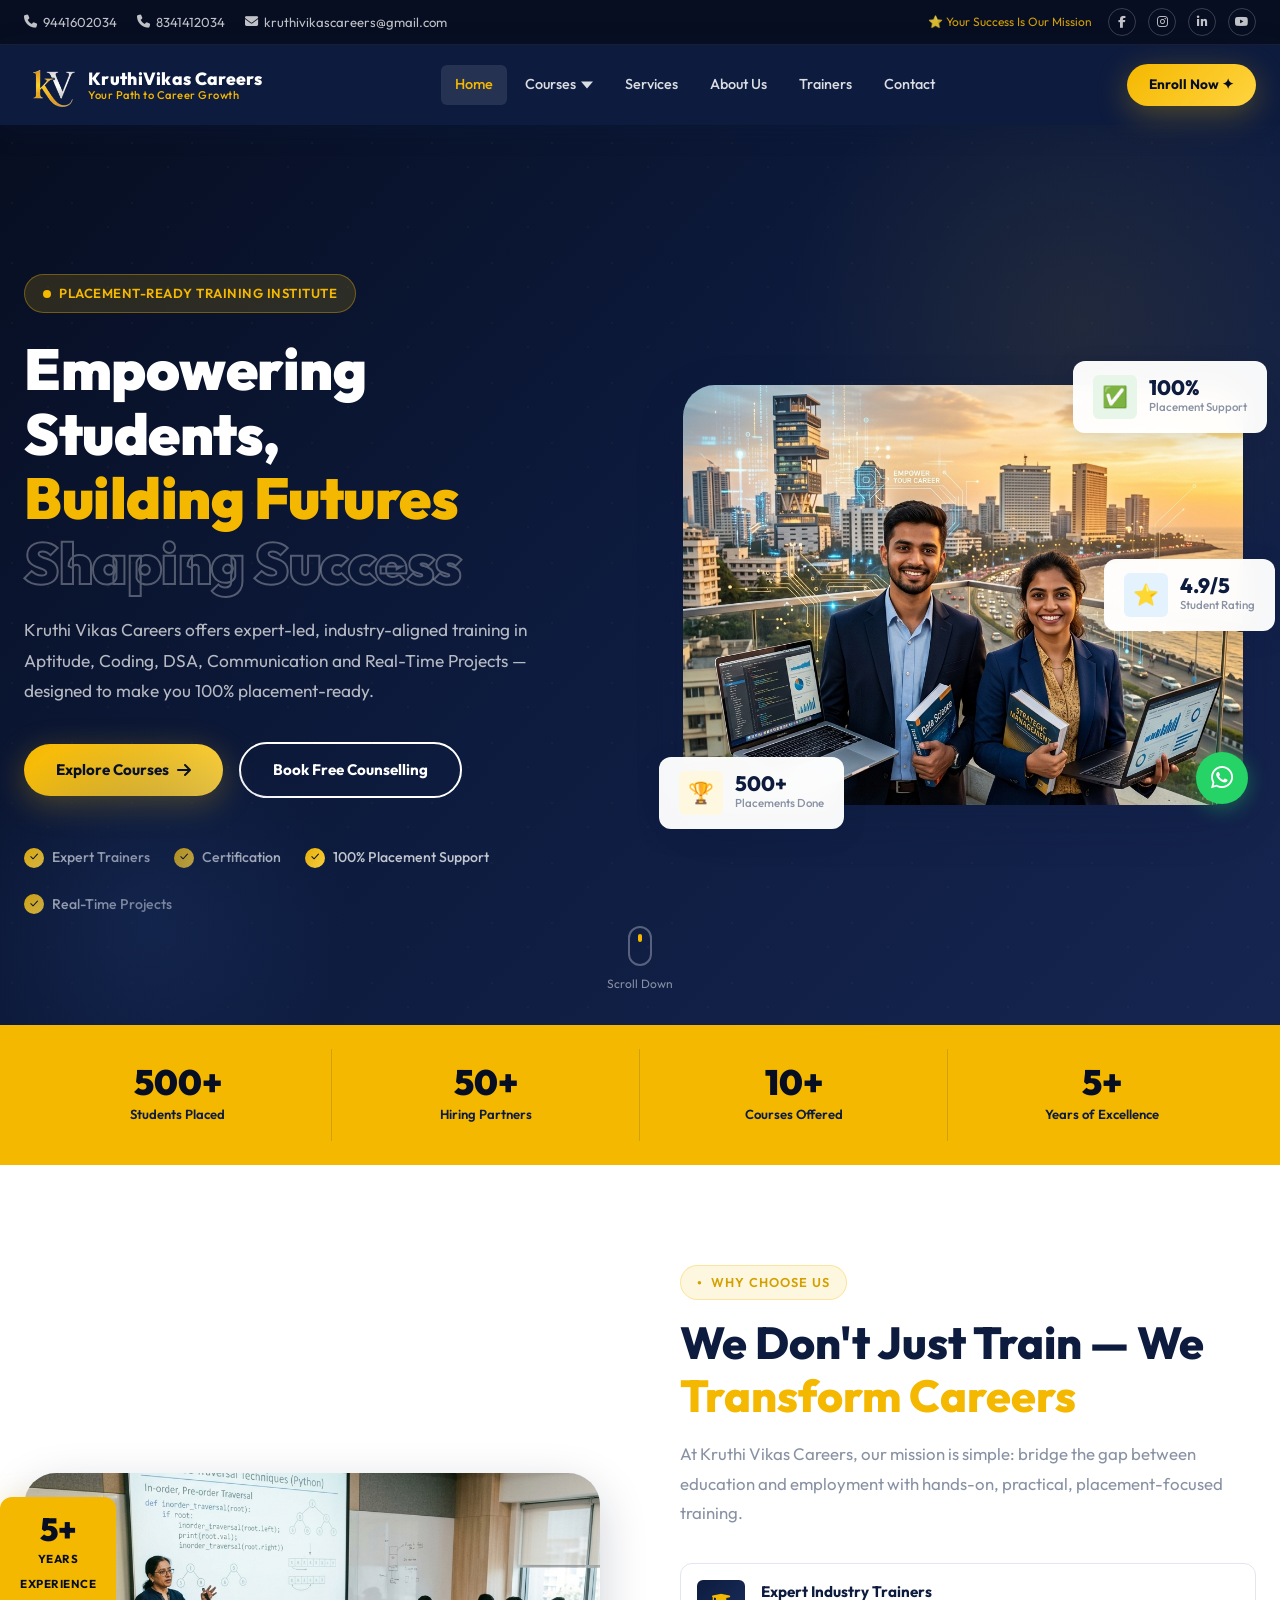
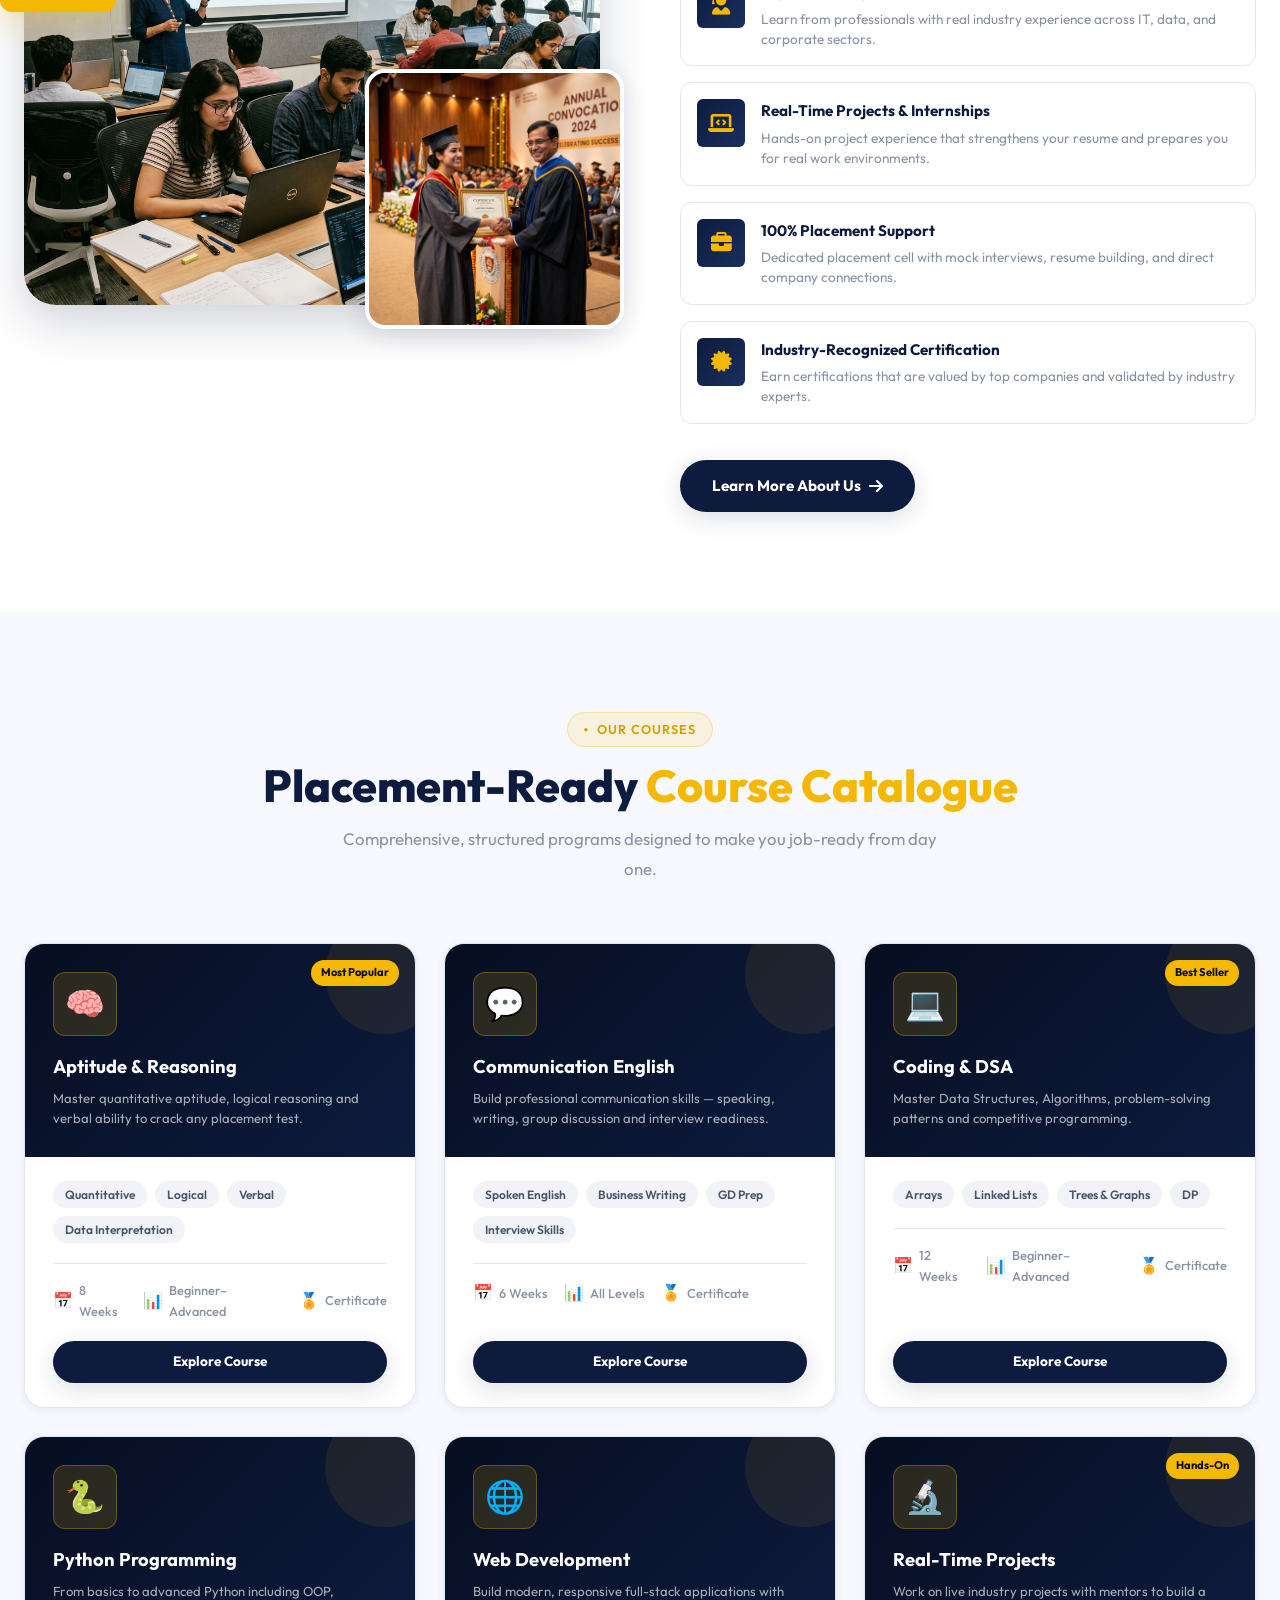
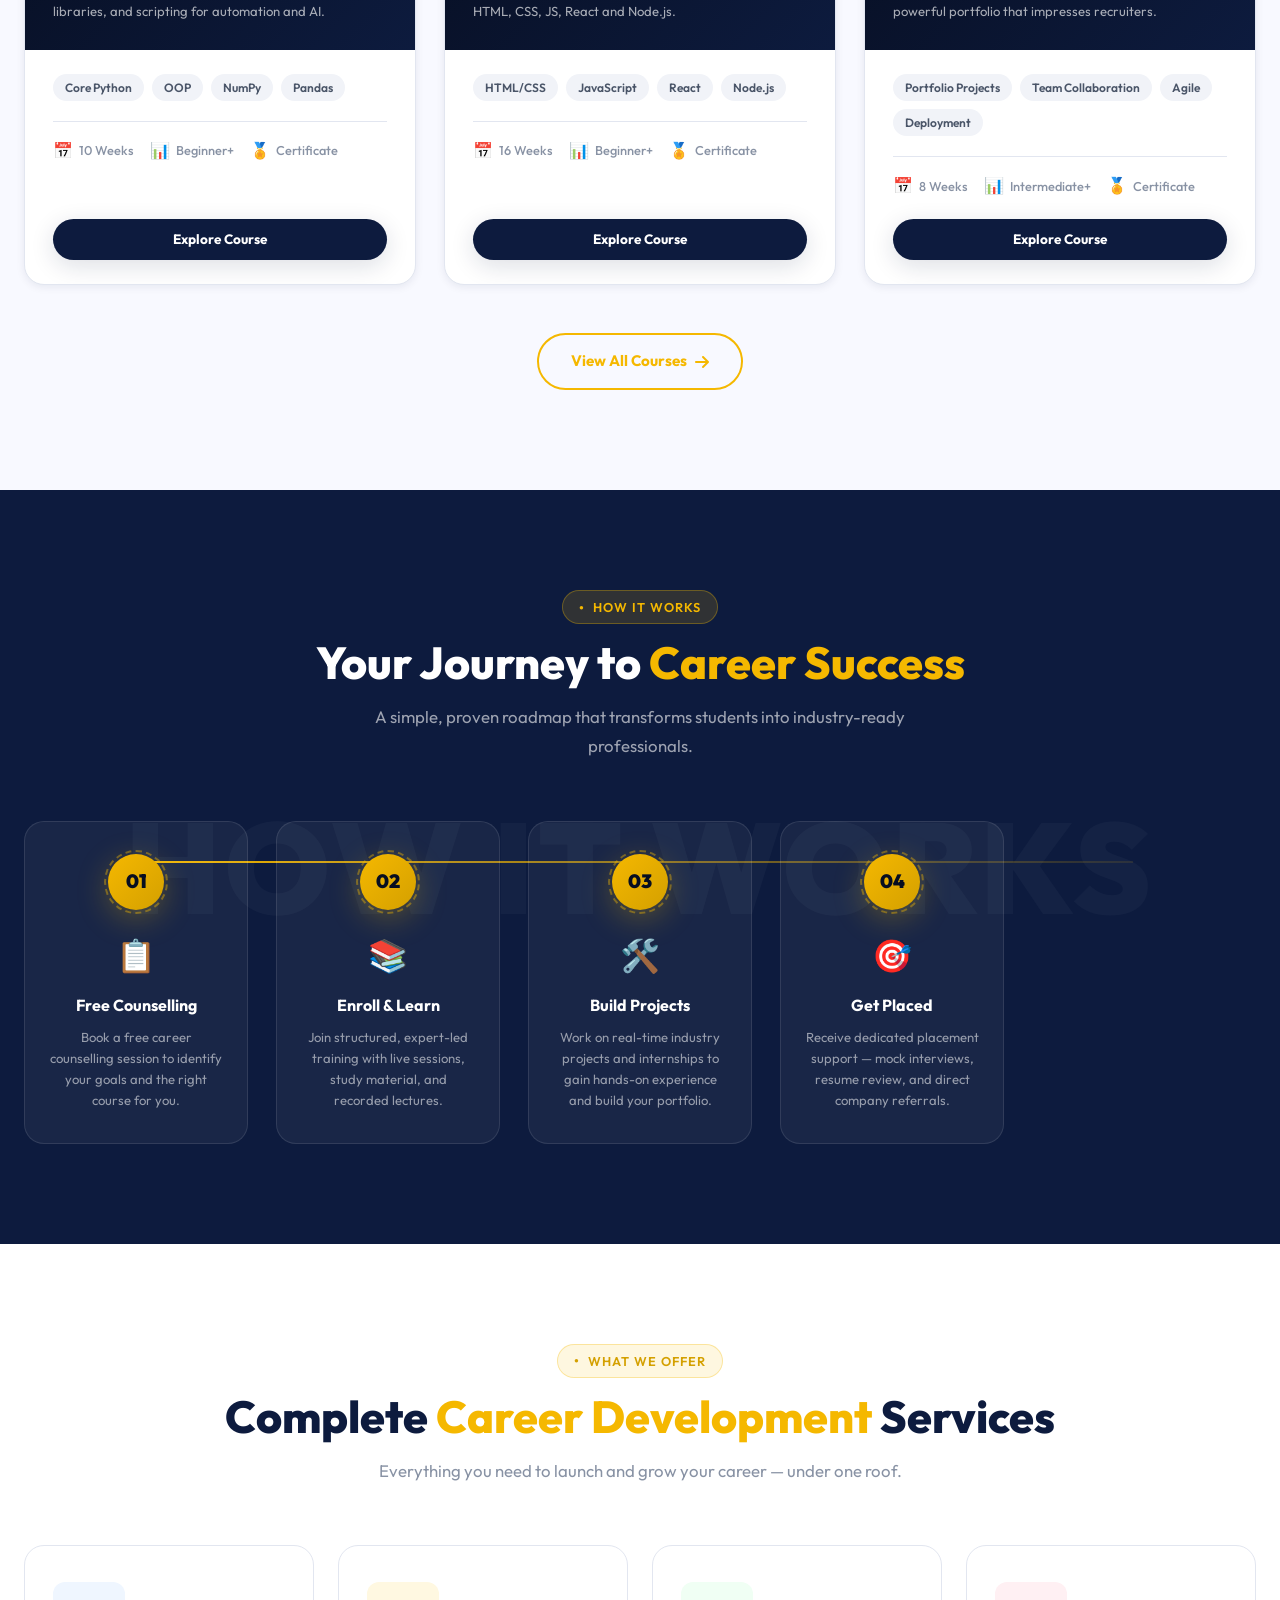
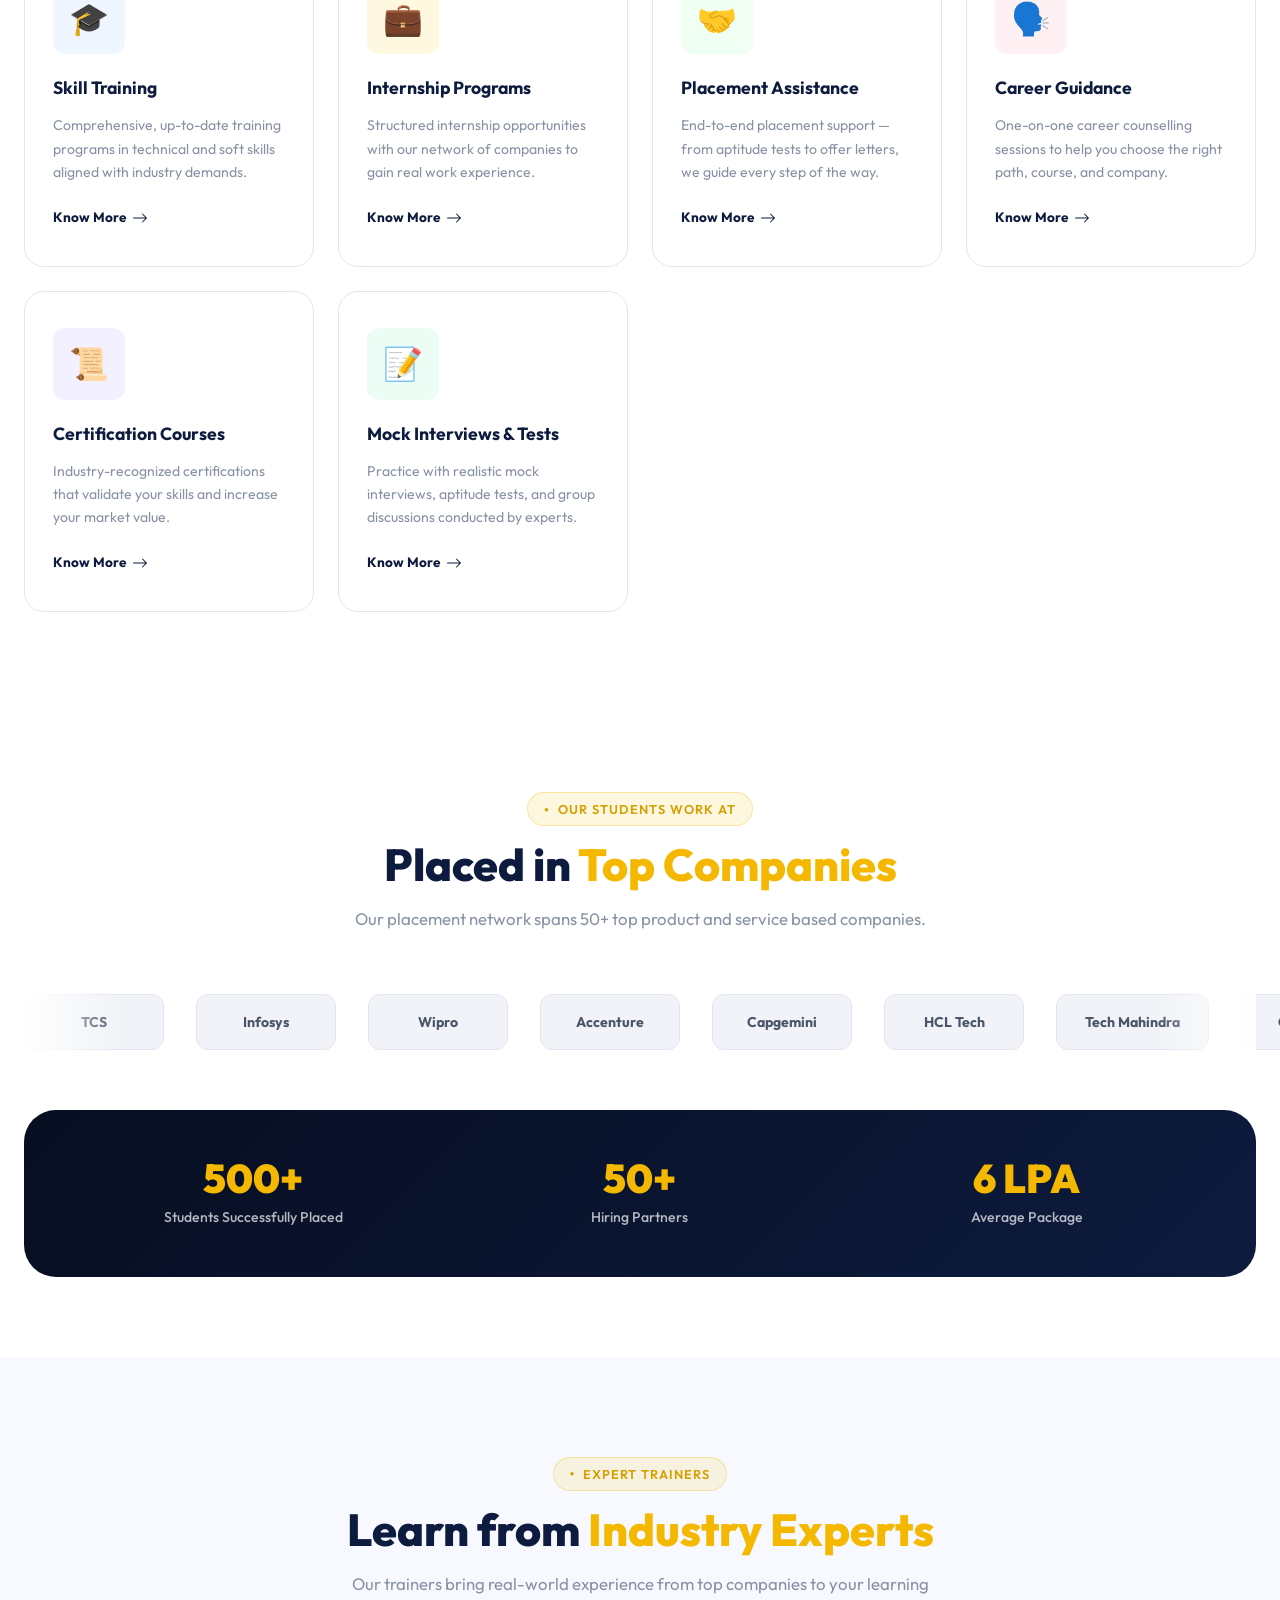
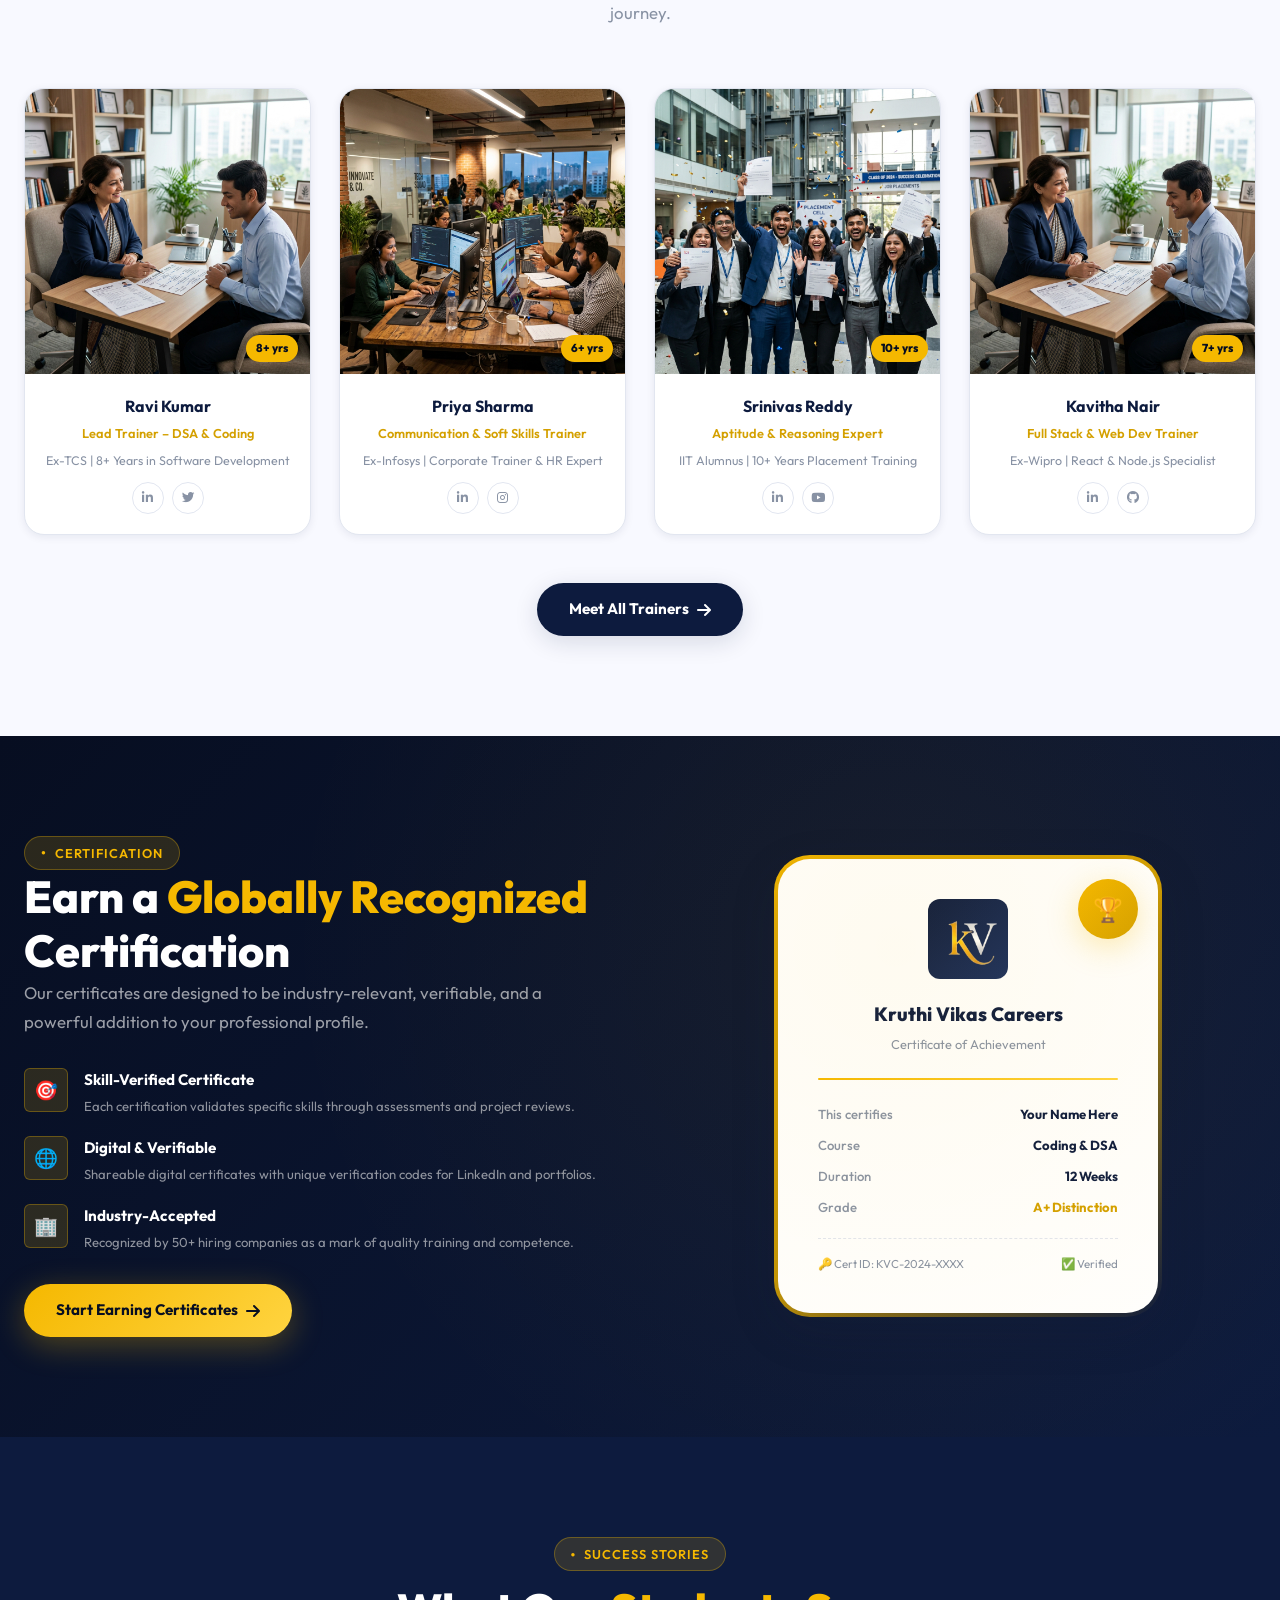
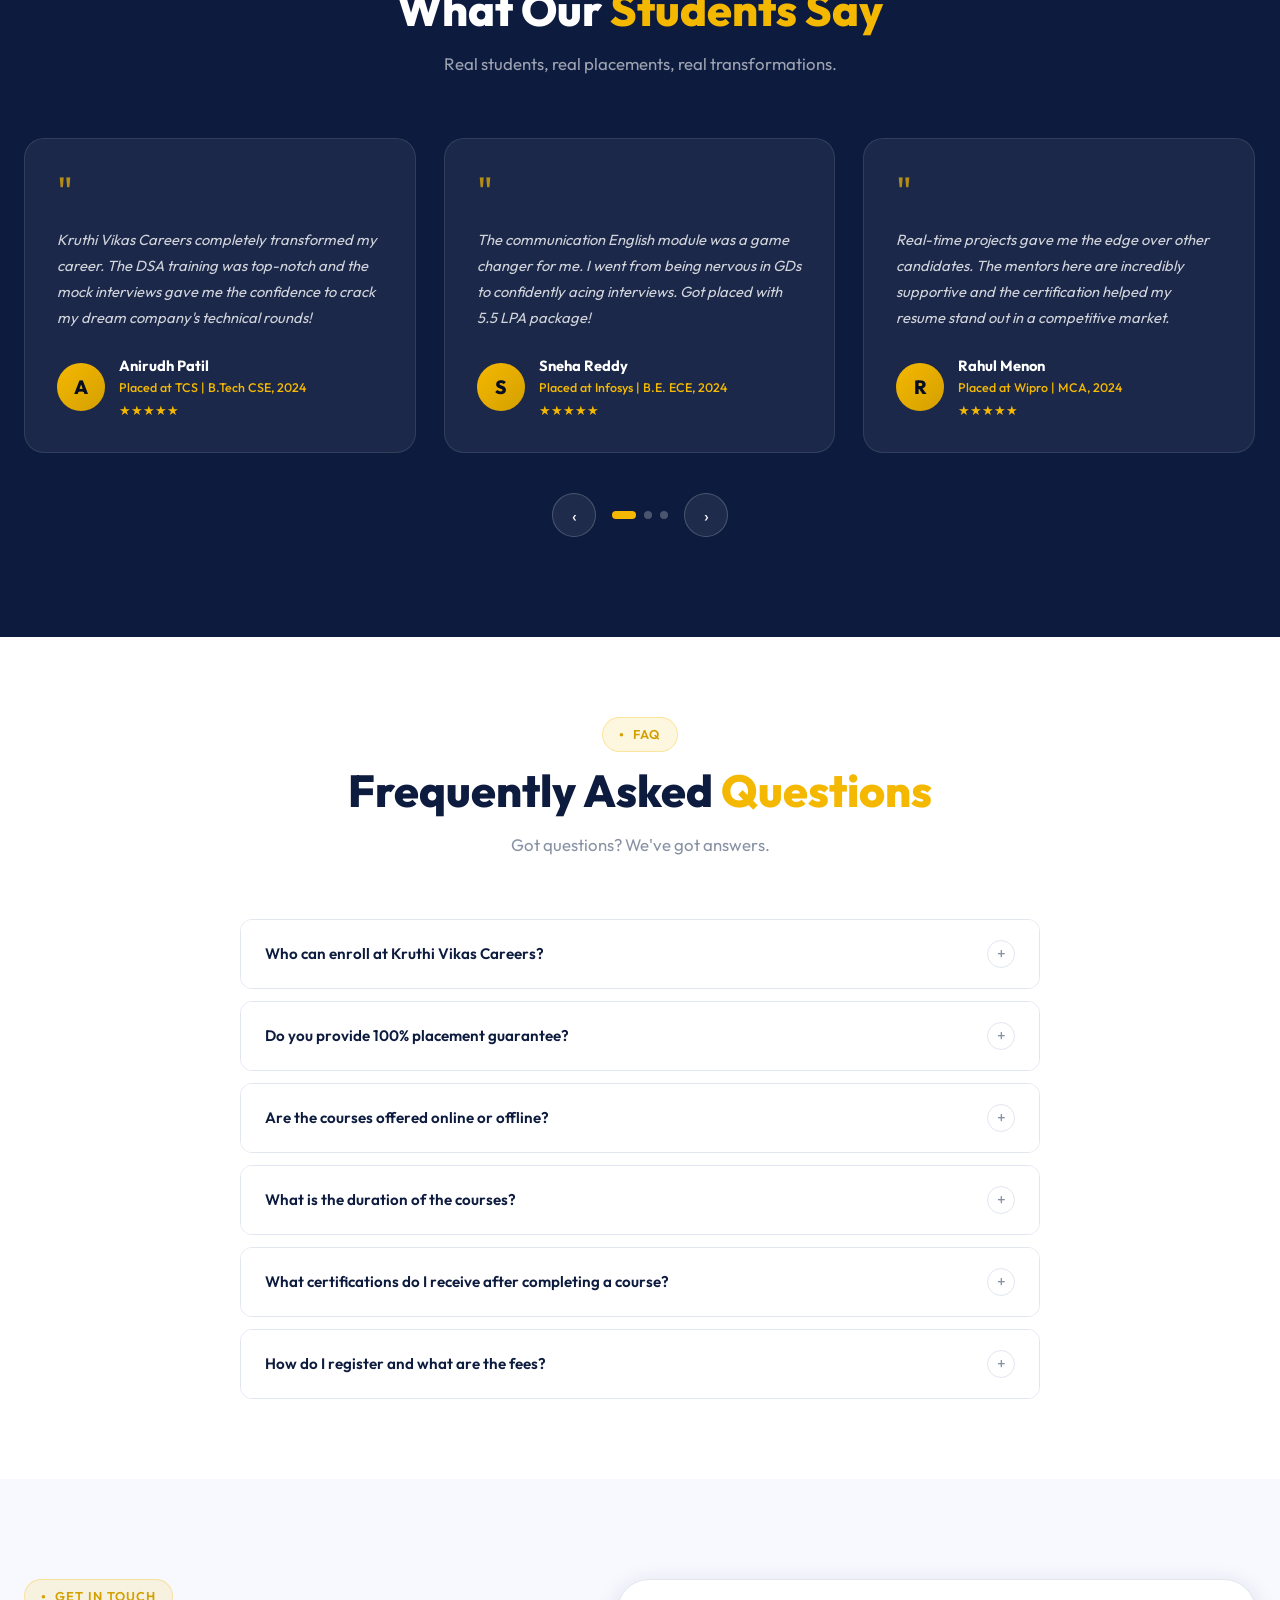
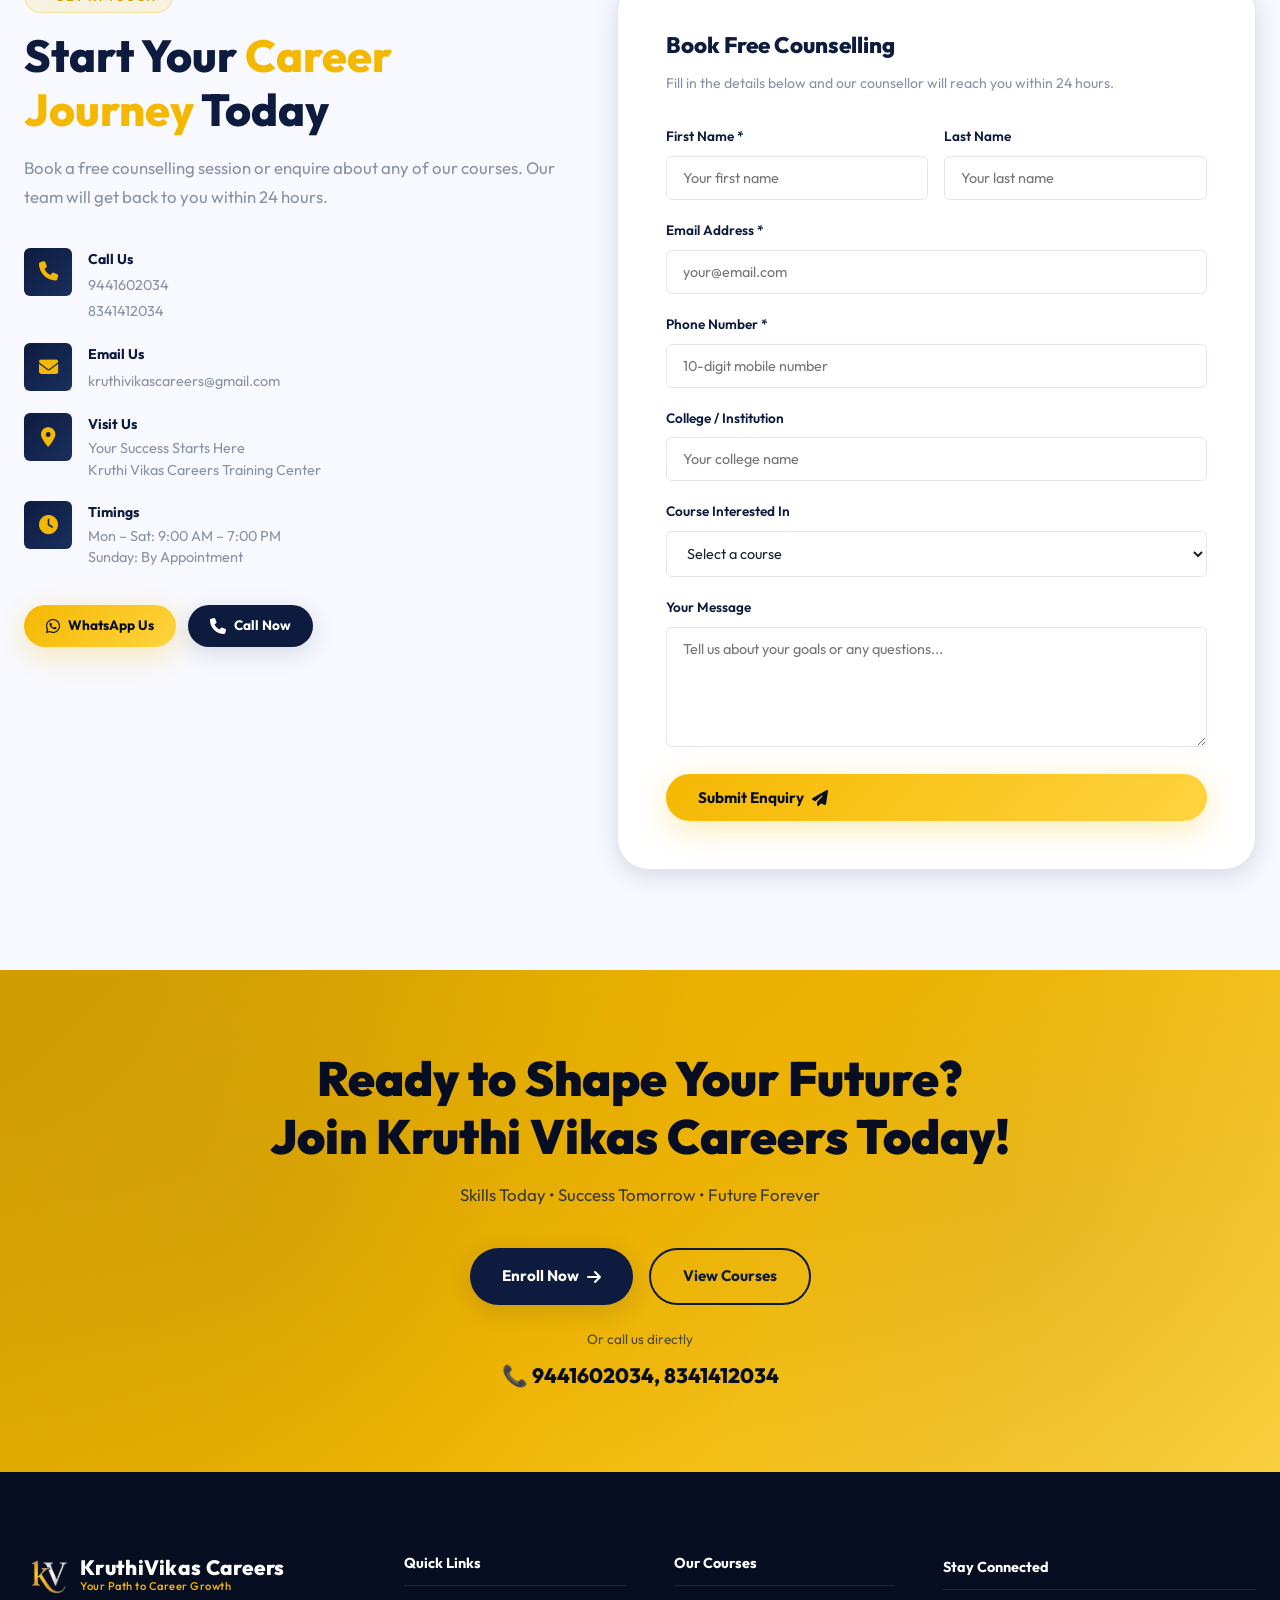
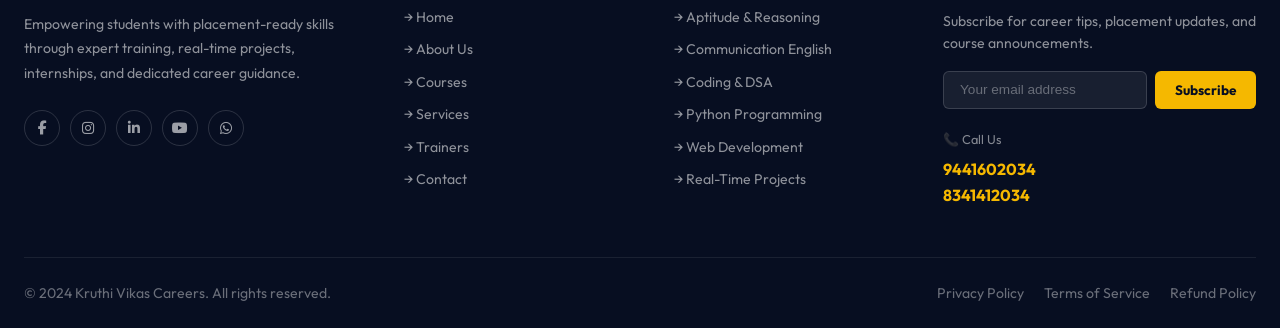
<file: index.html>
<!DOCTYPE html>
<html lang="en">
<head>
  <meta charset="UTF-8" />
  <meta name="viewport" content="width=device-width, initial-scale=1.0" />
  <title>Kruthi Vikas Careers | Your Path to Career Growth</title>
  <meta name="description" content="Kruthi Vikas Careers offers placement-ready training in Aptitude, Reasoning, English, Coding, DSA, Real-Time Projects, Internships & Career Guidance. Expert trainers, certification courses, 100% placement support." />
  <meta name="keywords" content="placement training, aptitude coaching, DSA course, coding training, career guidance, internship, Kruthi Vikas Careers" />
  <link rel="stylesheet" href="assets/style.css" />
  <!-- Font Awesome CDN -->
  <link rel="stylesheet" href="https://cdnjs.cloudflare.com/ajax/libs/font-awesome/6.5.0/css/all.min.css" />
</head>
<body>

<!-- ── TOP BAR ── -->
<div id="topbar">
  <div class="container">
    <div class="topbar-left">
      <span class="topbar-item"><i class="fa fa-phone"></i> <a href="tel:9441602034">9441602034</a></span>
      <span class="topbar-item"><i class="fa fa-phone"></i> <a href="tel:8341412034">8341412034</a></span>
      <span class="topbar-item"><i class="fa fa-envelope"></i> <a href="mailto:kruthivikascareers@gmail.com">kruthivikascareers@gmail.com</a></span>
    </div>
    <div class="topbar-right">
      <span style="font-size:0.75rem; color:rgba(245,184,0,0.85);">⭐ Your Success Is Our Mission</span>
      <div class="social-links">
        <a href="#" aria-label="Facebook"><i class="fab fa-facebook-f"></i></a>
        <a href="#" aria-label="Instagram"><i class="fab fa-instagram"></i></a>
        <a href="#" aria-label="LinkedIn"><i class="fab fa-linkedin-in"></i></a>
        <a href="#" aria-label="YouTube"><i class="fab fa-youtube"></i></a>
      </div>
    </div>
  </div>
</div>

<!-- ── NAVBAR ── -->
<nav id="navbar">
  <div class="container">
    <div class="nav-inner">
      <!-- Logo -->
      <a href="index.html" class="nav-logo">
        <div class="logo-icon"><img src="assets/46ccb9069b9841e4b9cde6049a14264a.png" alt="KV Logo" /></div>
        <div class="logo-text">
          <span class="name">KruthiVikas Careers</span>
          <span class="tagline">Your Path to Career Growth</span>
        </div>
      </a>

      <!-- Links -->
      <ul class="nav-links">
        <li><a href="index.html" class="active">Home</a></li>
        <li class="nav-dropdown">
          <span class="dropdown-trigger">
            Courses
            <svg viewBox="0 0 10 6" fill="currentColor"><path d="M0 0l5 6 5-6z"/></svg>
          </span>
          <div class="dropdown-menu">
            <a href="courses.html"><span class="dm-icon">🧠</span> Aptitude & Reasoning</a>
            <a href="courses.html"><span class="dm-icon">💬</span> Communication English</a>
            <a href="courses.html"><span class="dm-icon">💻</span> Coding & DSA</a>
            <a href="courses.html"><span class="dm-icon">🔬</span> Real-Time Projects</a>
            <a href="courses.html"><span class="dm-icon">🐍</span> Python & Java</a>
            <a href="courses.html"><span class="dm-icon">🌐</span> Web Development</a>
          </div>
        </li>
        <li><a href="services.html">Services</a></li>
        <li><a href="about.html">About Us</a></li>
        <li><a href="trainers.html">Trainers</a></li>
        <li><a href="contact.html">Contact</a></li>
      </ul>

      <!-- Actions -->
      <div class="nav-actions">
        <a href="contact.html" class="btn btn-primary btn-sm">Enroll Now ✦</a>
        <button class="hamburger" id="hamburger" aria-label="Menu">
          <span></span><span></span><span></span>
        </button>
      </div>
    </div>
  </div>
</nav>

<!-- ── MOBILE NAV ── -->
<div class="mobile-nav" id="mobileNav">
  <div class="mobile-nav-header">
    <a href="index.html" class="nav-logo">
      <div class="logo-icon" style="width:40px;height:40px;"><img src="assets/46ccb9069b9841e4b9cde6049a14264a.png" alt="KV Logo" /></div>
      <div class="logo-text"><span class="name">KruthiVikas Careers</span></div>
    </a>
    <button class="mobile-nav-close" id="mobileNavClose">✕</button>
  </div>
  <div class="mobile-nav-links">
    <a href="index.html">🏠 Home</a>
    <a href="courses.html">📚 Courses</a>
    <a href="services.html">⚡ Services</a>
    <a href="about.html">ℹ️ About Us</a>
    <a href="trainers.html">👨‍🏫 Trainers</a>
    <a href="contact.html">📞 Contact</a>
  </div>
  <div class="mobile-nav-footer">
    <div class="mobile-nav-cta">
      <a href="contact.html" class="btn btn-primary" style="justify-content:center;">Enroll Now ✦</a>
      <a href="tel:9441602034" class="btn btn-outline" style="justify-content:center;">📞 Call: 9441602034</a>
    </div>
  </div>
</div>

<!-- ── HERO ── -->
<section id="hero">
  <div class="hero-bg-pattern"></div>
  <div class="hero-glow"></div>
  <div class="hero-glow-2"></div>
  <div class="container">
    <div class="hero-inner">

      <!-- Left -->
      <div class="hero-left">
        <div class="hero-badge">
          <div class="pulse"></div>
          Placement-Ready Training Institute
        </div>
        <h1 class="hero-title">
          Empowering Students,
          <span class="line-gold">Building Futures</span>
          <span class="line-outline">Shaping Success</span>
        </h1>
        <p class="hero-subtitle">
          Kruthi Vikas Careers offers expert-led, industry-aligned training in Aptitude, Coding, DSA, Communication and Real-Time Projects — designed to make you 100% placement-ready.
        </p>
        <div class="hero-cta-group">
          <a href="courses.html" class="btn btn-primary">Explore Courses <i class="fa fa-arrow-right"></i></a>
          <a href="contact.html" class="btn btn-outline">Book Free Counselling</a>
        </div>
        <div class="hero-features">
          <span class="hero-feature"><span class="check">✓</span> Expert Trainers</span>
          <span class="hero-feature"><span class="check">✓</span> Certification</span>
          <span class="hero-feature"><span class="check">✓</span> 100% Placement Support</span>
          <span class="hero-feature"><span class="check">✓</span> Real-Time Projects</span>
        </div>
      </div>

      <!-- Right -->
      <div class="hero-right">
        <div class="hero-img-wrap">
          <img src="assets/hero_students.png" alt="Students at Kruthi Vikas Careers" loading="eager" />
          <!-- Floating Stats -->
          <div class="hero-stat-card stat-card-1">
            <div class="stat-icon" style="background:#FFF8E1;">🏆</div>
            <div>
              <div class="stat-val">500+</div>
              <div class="stat-label">Placements Done</div>
            </div>
          </div>
          <div class="hero-stat-card stat-card-2">
            <div class="stat-icon" style="background:#E8F5E9;">✅</div>
            <div>
              <div class="stat-val">100%</div>
              <div class="stat-label">Placement Support</div>
            </div>
          </div>
          <div class="hero-stat-card stat-card-3">
            <div class="stat-icon" style="background:#E3F2FD;">⭐</div>
            <div>
              <div class="stat-val">4.9/5</div>
              <div class="stat-label">Student Rating</div>
            </div>
          </div>
        </div>
      </div>

    </div>
  </div>
  <!-- Scroll Indicator -->
  <div class="scroll-indicator">
    <div class="scroll-dot"></div>
    <span>Scroll Down</span>
  </div>
</section>

<!-- ── STATS STRIP ── -->
<section id="stats-strip">
  <div class="container">
    <div class="stats-grid">
      <div class="stat-item fade-up">
        <div class="stat-num" data-target="500">0+</div>
        <div class="stat-desc">Students Placed</div>
      </div>
      <div class="stat-item fade-up fade-up-delay-1">
        <div class="stat-num" data-target="50">0+</div>
        <div class="stat-desc">Hiring Partners</div>
      </div>
      <div class="stat-item fade-up fade-up-delay-2">
        <div class="stat-num" data-target="10">0+</div>
        <div class="stat-desc">Courses Offered</div>
      </div>
      <div class="stat-item fade-up fade-up-delay-3">
        <div class="stat-num" data-target="5">0+</div>
        <div class="stat-desc">Years of Excellence</div>
      </div>
    </div>
  </div>
</section>

<!-- ── WHY CHOOSE US ── -->
<section id="why-us">
  <div class="container">
    <div class="why-us-inner">
      <!-- Image Side -->
      <div class="why-us-img-wrap fade-up">
        <img class="main-img" src="assets/training_classroom.png" alt="Training at Kruthi Vikas Careers" loading="lazy" />
        <img class="accent-img" src="assets/certification_award.png" alt="Certification" loading="lazy" />
        <div class="exp-badge">
          <span class="num">5+</span>
          <span class="label">Years<br>Experience</span>
        </div>
      </div>

      <!-- Content Side -->
      <div class="why-us-content">
        <div class="section-tag">Why Choose Us</div>
        <h2 class="section-title">We Don't Just Train — We <span class="highlight">Transform Careers</span></h2>
        <p class="section-subtitle">At Kruthi Vikas Careers, our mission is simple: bridge the gap between education and employment with hands-on, practical, placement-focused training.</p>

        <div class="usp-list">
          <div class="usp-item fade-up">
            <div class="usp-icon"><i class="fa fa-user-graduate"></i></div>
            <div class="usp-text">
              <h4>Expert Industry Trainers</h4>
              <p>Learn from professionals with real industry experience across IT, data, and corporate sectors.</p>
            </div>
          </div>
          <div class="usp-item fade-up fade-up-delay-1">
            <div class="usp-icon"><i class="fa fa-laptop-code"></i></div>
            <div class="usp-text">
              <h4>Real-Time Projects & Internships</h4>
              <p>Hands-on project experience that strengthens your resume and prepares you for real work environments.</p>
            </div>
          </div>
          <div class="usp-item fade-up fade-up-delay-2">
            <div class="usp-icon"><i class="fa fa-briefcase"></i></div>
            <div class="usp-text">
              <h4>100% Placement Support</h4>
              <p>Dedicated placement cell with mock interviews, resume building, and direct company connections.</p>
            </div>
          </div>
          <div class="usp-item fade-up fade-up-delay-3">
            <div class="usp-icon"><i class="fa fa-certificate"></i></div>
            <div class="usp-text">
              <h4>Industry-Recognized Certification</h4>
              <p>Earn certifications that are valued by top companies and validated by industry experts.</p>
            </div>
          </div>
        </div>

        <a href="about.html" class="btn btn-navy">Learn More About Us <i class="fa fa-arrow-right"></i></a>
      </div>
    </div>
  </div>
</section>

<!-- ── COURSES ── -->
<section id="courses">
  <div class="container">
    <div class="section-header fade-up">
      <div class="section-tag">Our Courses</div>
      <h2 class="section-title">Placement-Ready <span class="highlight">Course Catalogue</span></h2>
      <p class="section-subtitle">Comprehensive, structured programs designed to make you job-ready from day one.</p>
    </div>

    <div class="courses-grid">

      <!-- Aptitude & Reasoning -->
      <div class="course-card fade-up">
        <div class="course-card-header">
          <div class="course-badge">Most Popular</div>
          <div class="course-icon-wrap">🧠</div>
          <h3>Aptitude & Reasoning</h3>
          <p>Master quantitative aptitude, logical reasoning and verbal ability to crack any placement test.</p>
        </div>
        <div class="course-card-body">
          <div class="course-topics">
            <span class="topic-tag">Quantitative</span>
            <span class="topic-tag">Logical</span>
            <span class="topic-tag">Verbal</span>
            <span class="topic-tag">Data Interpretation</span>
          </div>
          <div class="course-meta">
            <div class="meta-item"><span class="m-icon">📅</span> 8 Weeks</div>
            <div class="meta-item"><span class="m-icon">📊</span> Beginner–Advanced</div>
            <div class="meta-item"><span class="m-icon">🏅</span> Certificate</div>
          </div>
          <a href="courses.html" class="btn btn-navy btn-sm">Explore Course</a>
        </div>
      </div>

      <!-- Communication English -->
      <div class="course-card fade-up fade-up-delay-1">
        <div class="course-card-header">
          <div class="course-icon-wrap">💬</div>
          <h3>Communication English</h3>
          <p>Build professional communication skills — speaking, writing, group discussion and interview readiness.</p>
        </div>
        <div class="course-card-body">
          <div class="course-topics">
            <span class="topic-tag">Spoken English</span>
            <span class="topic-tag">Business Writing</span>
            <span class="topic-tag">GD Prep</span>
            <span class="topic-tag">Interview Skills</span>
          </div>
          <div class="course-meta">
            <div class="meta-item"><span class="m-icon">📅</span> 6 Weeks</div>
            <div class="meta-item"><span class="m-icon">📊</span> All Levels</div>
            <div class="meta-item"><span class="m-icon">🏅</span> Certificate</div>
          </div>
          <a href="courses.html" class="btn btn-navy btn-sm">Explore Course</a>
        </div>
      </div>

      <!-- Coding & DSA -->
      <div class="course-card fade-up fade-up-delay-2">
        <div class="course-card-header">
          <div class="course-badge">Best Seller</div>
          <div class="course-icon-wrap">💻</div>
          <h3>Coding & DSA</h3>
          <p>Master Data Structures, Algorithms, problem-solving patterns and competitive programming.</p>
        </div>
        <div class="course-card-body">
          <div class="course-topics">
            <span class="topic-tag">Arrays</span>
            <span class="topic-tag">Linked Lists</span>
            <span class="topic-tag">Trees & Graphs</span>
            <span class="topic-tag">DP</span>
          </div>
          <div class="course-meta">
            <div class="meta-item"><span class="m-icon">📅</span> 12 Weeks</div>
            <div class="meta-item"><span class="m-icon">📊</span> Beginner–Advanced</div>
            <div class="meta-item"><span class="m-icon">🏅</span> Certificate</div>
          </div>
          <a href="courses.html" class="btn btn-navy btn-sm">Explore Course</a>
        </div>
      </div>

      <!-- Python -->
      <div class="course-card fade-up">
        <div class="course-card-header">
          <div class="course-icon-wrap">🐍</div>
          <h3>Python Programming</h3>
          <p>From basics to advanced Python including OOP, libraries, and scripting for automation and AI.</p>
        </div>
        <div class="course-card-body">
          <div class="course-topics">
            <span class="topic-tag">Core Python</span>
            <span class="topic-tag">OOP</span>
            <span class="topic-tag">NumPy</span>
            <span class="topic-tag">Pandas</span>
          </div>
          <div class="course-meta">
            <div class="meta-item"><span class="m-icon">📅</span> 10 Weeks</div>
            <div class="meta-item"><span class="m-icon">📊</span> Beginner+</div>
            <div class="meta-item"><span class="m-icon">🏅</span> Certificate</div>
          </div>
          <a href="courses.html" class="btn btn-navy btn-sm">Explore Course</a>
        </div>
      </div>

      <!-- Web Development -->
      <div class="course-card fade-up fade-up-delay-1">
        <div class="course-card-header">
          <div class="course-icon-wrap">🌐</div>
          <h3>Web Development</h3>
          <p>Build modern, responsive full-stack applications with HTML, CSS, JS, React and Node.js.</p>
        </div>
        <div class="course-card-body">
          <div class="course-topics">
            <span class="topic-tag">HTML/CSS</span>
            <span class="topic-tag">JavaScript</span>
            <span class="topic-tag">React</span>
            <span class="topic-tag">Node.js</span>
          </div>
          <div class="course-meta">
            <div class="meta-item"><span class="m-icon">📅</span> 16 Weeks</div>
            <div class="meta-item"><span class="m-icon">📊</span> Beginner+</div>
            <div class="meta-item"><span class="m-icon">🏅</span> Certificate</div>
          </div>
          <a href="courses.html" class="btn btn-navy btn-sm">Explore Course</a>
        </div>
      </div>

      <!-- Real-Time Projects -->
      <div class="course-card fade-up fade-up-delay-2">
        <div class="course-card-header">
          <div class="course-badge">Hands-On</div>
          <div class="course-icon-wrap">🔬</div>
          <h3>Real-Time Projects</h3>
          <p>Work on live industry projects with mentors to build a powerful portfolio that impresses recruiters.</p>
        </div>
        <div class="course-card-body">
          <div class="course-topics">
            <span class="topic-tag">Portfolio Projects</span>
            <span class="topic-tag">Team Collaboration</span>
            <span class="topic-tag">Agile</span>
            <span class="topic-tag">Deployment</span>
          </div>
          <div class="course-meta">
            <div class="meta-item"><span class="m-icon">📅</span> 8 Weeks</div>
            <div class="meta-item"><span class="m-icon">📊</span> Intermediate+</div>
            <div class="meta-item"><span class="m-icon">🏅</span> Certificate</div>
          </div>
          <a href="courses.html" class="btn btn-navy btn-sm">Explore Course</a>
        </div>
      </div>

    </div>

    <div style="text-align:center;margin-top:48px;">
      <a href="courses.html" class="btn btn-gold-outline">View All Courses <i class="fa fa-arrow-right"></i></a>
    </div>
  </div>
</section>

<!-- ── HOW IT WORKS ── -->
<section id="process">
  <div class="container">
    <div class="section-header fade-up">
      <div class="section-tag">How It Works</div>
      <h2 class="section-title" style="color:var(--white);">Your Journey to <span class="highlight">Career Success</span></h2>
      <p class="section-subtitle" style="color:rgba(255,255,255,0.6);">A simple, proven roadmap that transforms students into industry-ready professionals.</p>
    </div>

    <div class="process-grid">
      <div class="process-line"></div>

      <div class="process-card fade-up">
        <div class="step-num">01</div>
        <div class="process-icon">📋</div>
        <h3>Free Counselling</h3>
        <p>Book a free career counselling session to identify your goals and the right course for you.</p>
      </div>

      <div class="process-card fade-up fade-up-delay-1">
        <div class="step-num">02</div>
        <div class="process-icon">📚</div>
        <h3>Enroll & Learn</h3>
        <p>Join structured, expert-led training with live sessions, study material, and recorded lectures.</p>
      </div>

      <div class="process-card fade-up fade-up-delay-2">
        <div class="step-num">03</div>
        <div class="process-icon">🛠️</div>
        <h3>Build Projects</h3>
        <p>Work on real-time industry projects and internships to gain hands-on experience and build your portfolio.</p>
      </div>

      <div class="process-card fade-up fade-up-delay-3">
        <div class="step-num">04</div>
        <div class="process-icon">🎯</div>
        <h3>Get Placed</h3>
        <p>Receive dedicated placement support — mock interviews, resume review, and direct company referrals.</p>
      </div>
    </div>
  </div>
</section>

<!-- ── SERVICES ── -->
<section id="services">
  <div class="container">
    <div class="section-header fade-up">
      <div class="section-tag">What We Offer</div>
      <h2 class="section-title">Complete <span class="highlight">Career Development</span> Services</h2>
      <p class="section-subtitle">Everything you need to launch and grow your career — under one roof.</p>
    </div>

    <div class="services-grid">

      <div class="service-card fade-up">
        <div class="service-icon-wrap" style="background:#EFF6FF;">🎓</div>
        <h3>Skill Training</h3>
        <p>Comprehensive, up-to-date training programs in technical and soft skills aligned with industry demands.</p>
        <a href="services.html" class="service-link">Know More <svg viewBox="0 0 16 16" fill="currentColor"><path d="M1 8a.5.5 0 0 1 .5-.5h11.793l-3.147-3.146a.5.5 0 0 1 .708-.708l4 4a.5.5 0 0 1 0 .708l-4 4a.5.5 0 0 1-.708-.708L13.293 8.5H1.5A.5.5 0 0 1 1 8z"/></svg></a>
      </div>

      <div class="service-card fade-up fade-up-delay-1">
        <div class="service-icon-wrap" style="background:#FFF8E1;">💼</div>
        <h3>Internship Programs</h3>
        <p>Structured internship opportunities with our network of companies to gain real work experience.</p>
        <a href="services.html" class="service-link">Know More <svg viewBox="0 0 16 16" fill="currentColor"><path d="M1 8a.5.5 0 0 1 .5-.5h11.793l-3.147-3.146a.5.5 0 0 1 .708-.708l4 4a.5.5 0 0 1 0 .708l-4 4a.5.5 0 0 1-.708-.708L13.293 8.5H1.5A.5.5 0 0 1 1 8z"/></svg></a>
      </div>

      <div class="service-card fade-up fade-up-delay-2">
        <div class="service-icon-wrap" style="background:#F0FFF4;">🤝</div>
        <h3>Placement Assistance</h3>
        <p>End-to-end placement support — from aptitude tests to offer letters, we guide every step of the way.</p>
        <a href="services.html" class="service-link">Know More <svg viewBox="0 0 16 16" fill="currentColor"><path d="M1 8a.5.5 0 0 1 .5-.5h11.793l-3.147-3.146a.5.5 0 0 1 .708-.708l4 4a.5.5 0 0 1 0 .708l-4 4a.5.5 0 0 1-.708-.708L13.293 8.5H1.5A.5.5 0 0 1 1 8z"/></svg></a>
      </div>

      <div class="service-card fade-up">
        <div class="service-icon-wrap" style="background:#FFF0F3;">🗣️</div>
        <h3>Career Guidance</h3>
        <p>One-on-one career counselling sessions to help you choose the right path, course, and company.</p>
        <a href="services.html" class="service-link">Know More <svg viewBox="0 0 16 16" fill="currentColor"><path d="M1 8a.5.5 0 0 1 .5-.5h11.793l-3.147-3.146a.5.5 0 0 1 .708-.708l4 4a.5.5 0 0 1 0 .708l-4 4a.5.5 0 0 1-.708-.708L13.293 8.5H1.5A.5.5 0 0 1 1 8z"/></svg></a>
      </div>

      <div class="service-card fade-up fade-up-delay-1">
        <div class="service-icon-wrap" style="background:#F3F0FF;">📜</div>
        <h3>Certification Courses</h3>
        <p>Industry-recognized certifications that validate your skills and increase your market value.</p>
        <a href="services.html" class="service-link">Know More <svg viewBox="0 0 16 16" fill="currentColor"><path d="M1 8a.5.5 0 0 1 .5-.5h11.793l-3.147-3.146a.5.5 0 0 1 .708-.708l4 4a.5.5 0 0 1 0 .708l-4 4a.5.5 0 0 1-.708-.708L13.293 8.5H1.5A.5.5 0 0 1 1 8z"/></svg></a>
      </div>

      <div class="service-card fade-up fade-up-delay-2">
        <div class="service-icon-wrap" style="background:#ECFDF5;">📝</div>
        <h3>Mock Interviews & Tests</h3>
        <p>Practice with realistic mock interviews, aptitude tests, and group discussions conducted by experts.</p>
        <a href="services.html" class="service-link">Know More <svg viewBox="0 0 16 16" fill="currentColor"><path d="M1 8a.5.5 0 0 1 .5-.5h11.793l-3.147-3.146a.5.5 0 0 1 .708-.708l4 4a.5.5 0 0 1 0 .708l-4 4a.5.5 0 0 1-.708-.708L13.293 8.5H1.5A.5.5 0 0 1 1 8z"/></svg></a>
      </div>

    </div>
  </div>
</section>

<!-- ── PLACEMENT COMPANIES ── -->
<section id="placements">
  <div class="container">
    <div class="section-header fade-up">
      <div class="section-tag">Our Students Work At</div>
      <h2 class="section-title">Placed in <span class="highlight">Top Companies</span></h2>
      <p class="section-subtitle">Our placement network spans 50+ top product and service based companies.</p>
    </div>

    <div class="companies-marquee">
      <div class="marquee-track">
        <div class="company-logo">TCS</div>
        <div class="company-logo">Infosys</div>
        <div class="company-logo">Wipro</div>
        <div class="company-logo">Accenture</div>
        <div class="company-logo">Capgemini</div>
        <div class="company-logo">HCL Tech</div>
        <div class="company-logo">Tech Mahindra</div>
        <div class="company-logo">Cognizant</div>
        <div class="company-logo">Mphasis</div>
        <div class="company-logo">L&T Infotech</div>
        <div class="company-logo">Mindtree</div>
        <div class="company-logo">Hexaware</div>
        <!-- Duplicate for seamless loop -->
        <div class="company-logo">TCS</div>
        <div class="company-logo">Infosys</div>
        <div class="company-logo">Wipro</div>
        <div class="company-logo">Accenture</div>
        <div class="company-logo">Capgemini</div>
        <div class="company-logo">HCL Tech</div>
        <div class="company-logo">Tech Mahindra</div>
        <div class="company-logo">Cognizant</div>
        <div class="company-logo">Mphasis</div>
        <div class="company-logo">L&T Infotech</div>
        <div class="company-logo">Mindtree</div>
        <div class="company-logo">Hexaware</div>
      </div>
    </div>

    <div class="placement-stats fade-up">
      <div class="placement-stat-item">
        <span class="num">500+</span>
        <div class="label">Students Successfully Placed</div>
      </div>
      <div class="placement-stat-item">
        <span class="num">50+</span>
        <div class="label">Hiring Partners</div>
      </div>
      <div class="placement-stat-item">
        <span class="num">6 LPA</span>
        <div class="label">Average Package</div>
      </div>
    </div>
  </div>
</section>

<!-- ── TRAINERS ── -->
<section id="trainers">
  <div class="container">
    <div class="section-header fade-up">
      <div class="section-tag">Expert Trainers</div>
      <h2 class="section-title">Learn from <span class="highlight">Industry Experts</span></h2>
      <p class="section-subtitle">Our trainers bring real-world experience from top companies to your learning journey.</p>
    </div>

    <div class="trainers-grid">

      <div class="trainer-card fade-up">
        <div class="trainer-img-wrap">
          <img src="assets/career_guidance.png" alt="Trainer" loading="lazy" />
          <span class="trainer-exp-badge">8+ yrs</span>
        </div>
        <div class="trainer-info">
          <h3>Ravi Kumar</h3>
          <div class="designation">Lead Trainer – DSA & Coding</div>
          <div class="expertise">Ex-TCS | 8+ Years in Software Development</div>
          <div class="trainer-social">
            <a href="#" aria-label="LinkedIn"><i class="fab fa-linkedin-in"></i></a>
            <a href="#" aria-label="Twitter"><i class="fab fa-twitter"></i></a>
          </div>
        </div>
      </div>

      <div class="trainer-card fade-up fade-up-delay-1">
        <div class="trainer-img-wrap" style="background:linear-gradient(135deg,#1A2F5E,#2A3F6E);">
          <img src="assets/internship_work.png" alt="Trainer" loading="lazy" />
          <span class="trainer-exp-badge">6+ yrs</span>
        </div>
        <div class="trainer-info">
          <h3>Priya Sharma</h3>
          <div class="designation">Communication & Soft Skills Trainer</div>
          <div class="expertise">Ex-Infosys | Corporate Trainer & HR Expert</div>
          <div class="trainer-social">
            <a href="#" aria-label="LinkedIn"><i class="fab fa-linkedin-in"></i></a>
            <a href="#" aria-label="Instagram"><i class="fab fa-instagram"></i></a>
          </div>
        </div>
      </div>

      <div class="trainer-card fade-up fade-up-delay-2">
        <div class="trainer-img-wrap">
          <img src="assets/placement_success.png" alt="Trainer" loading="lazy" />
          <span class="trainer-exp-badge">10+ yrs</span>
        </div>
        <div class="trainer-info">
          <h3>Srinivas Reddy</h3>
          <div class="designation">Aptitude & Reasoning Expert</div>
          <div class="expertise">IIT Alumnus | 10+ Years Placement Training</div>
          <div class="trainer-social">
            <a href="#" aria-label="LinkedIn"><i class="fab fa-linkedin-in"></i></a>
            <a href="#" aria-label="YouTube"><i class="fab fa-youtube"></i></a>
          </div>
        </div>
      </div>

      <div class="trainer-card fade-up fade-up-delay-3">
        <div class="trainer-img-wrap" style="background:linear-gradient(135deg,#162550,#1A2F5E);">
          <img src="assets/career_guidance.png" alt="Trainer" loading="lazy" />
          <span class="trainer-exp-badge">7+ yrs</span>
        </div>
        <div class="trainer-info">
          <h3>Kavitha Nair</h3>
          <div class="designation">Full Stack & Web Dev Trainer</div>
          <div class="expertise">Ex-Wipro | React & Node.js Specialist</div>
          <div class="trainer-social">
            <a href="#" aria-label="LinkedIn"><i class="fab fa-linkedin-in"></i></a>
            <a href="#" aria-label="GitHub"><i class="fab fa-github"></i></a>
          </div>
        </div>
      </div>

    </div>

    <div style="text-align:center;margin-top:48px;">
      <a href="trainers.html" class="btn btn-navy">Meet All Trainers <i class="fa fa-arrow-right"></i></a>
    </div>
  </div>
</section>

<!-- ── CERTIFICATION ── -->
<section id="certification">
  <div class="container">
    <div class="cert-inner">
      <!-- Left -->
      <div class="cert-content fade-up">
        <div class="section-tag">Certification</div>
        <h2 class="section-title" style="color:var(--white);">Earn a <span class="highlight">Globally Recognized</span> Certification</h2>
        <p class="section-subtitle" style="color:rgba(255,255,255,0.6);">Our certificates are designed to be industry-relevant, verifiable, and a powerful addition to your professional profile.</p>

        <div class="cert-features">
          <div class="cert-feature">
            <div class="cf-icon">🎯</div>
            <div>
              <h4>Skill-Verified Certificate</h4>
              <p>Each certification validates specific skills through assessments and project reviews.</p>
            </div>
          </div>
          <div class="cert-feature">
            <div class="cf-icon">🌐</div>
            <div>
              <h4>Digital & Verifiable</h4>
              <p>Shareable digital certificates with unique verification codes for LinkedIn and portfolios.</p>
            </div>
          </div>
          <div class="cert-feature">
            <div class="cf-icon">🏢</div>
            <div>
              <h4>Industry-Accepted</h4>
              <p>Recognized by 50+ hiring companies as a mark of quality training and competence.</p>
            </div>
          </div>
        </div>

        <a href="contact.html" class="btn btn-primary">Start Earning Certificates <i class="fa fa-arrow-right"></i></a>
      </div>

      <!-- Right: Certificate mockup -->
      <div class="cert-img-wrap fade-up fade-up-delay-1">
        <div class="cert-card">
          <div class="cert-stamp">🏆</div>
          <div class="cert-logo-area"><img src="assets/46ccb9069b9841e4b9cde6049a14264a.png" alt="KV Logo" style="width:60px;height:60px;object-fit:contain;" /></div>
          <h3>Kruthi Vikas Careers</h3>
          <p class="cert-sub">Certificate of Achievement</p>
          <div class="cert-divider"></div>
          <div class="cert-fields">
            <div class="cert-field">
              <span class="cf-label">This certifies</span>
              <span class="cf-value">Your Name Here</span>
            </div>
            <div class="cert-field">
              <span class="cf-label">Course</span>
              <span class="cf-value">Coding & DSA</span>
            </div>
            <div class="cert-field">
              <span class="cf-label">Duration</span>
              <span class="cf-value">12 Weeks</span>
            </div>
            <div class="cert-field">
              <span class="cf-label">Grade</span>
              <span class="cf-value" style="color:var(--gold-dark);">A+ Distinction</span>
            </div>
          </div>
          <div style="margin-top:20px;padding-top:16px;border-top:1px dashed var(--gray-200);display:flex;justify-content:space-between;font-size:0.72rem;color:var(--gray-500);">
            <span>🔑 Cert ID: KVC-2024-XXXX</span>
            <span>✅ Verified</span>
          </div>
        </div>
      </div>
    </div>
  </div>
</section>

<!-- ── TESTIMONIALS ── -->
<section id="testimonials">
  <div class="container">
    <div class="section-header fade-up">
      <div class="section-tag">Success Stories</div>
      <h2 class="section-title" style="color:var(--white);">What Our <span class="highlight">Students Say</span></h2>
      <p class="section-subtitle" style="color:rgba(255,255,255,0.6);">Real students, real placements, real transformations.</p>
    </div>

    <div class="testimonials-slider fade-up">
      <div class="testimonials-track" id="testimonialsTrack">

        <div class="testimonial-card">
          <div class="quote-icon">"</div>
          <p class="testimonial-text">Kruthi Vikas Careers completely transformed my career. The DSA training was top-notch and the mock interviews gave me the confidence to crack my dream company's technical rounds!</p>
          <div class="testimonial-author">
            <div class="author-avatar">A</div>
            <div>
              <div class="author-name">Anirudh Patil</div>
              <div class="author-company">Placed at TCS | B.Tech CSE, 2024</div>
              <div class="author-stars">★★★★★</div>
            </div>
          </div>
        </div>

        <div class="testimonial-card">
          <div class="quote-icon">"</div>
          <p class="testimonial-text">The communication English module was a game changer for me. I went from being nervous in GDs to confidently acing interviews. Got placed with 5.5 LPA package!</p>
          <div class="testimonial-author">
            <div class="author-avatar">S</div>
            <div>
              <div class="author-name">Sneha Reddy</div>
              <div class="author-company">Placed at Infosys | B.E. ECE, 2024</div>
              <div class="author-stars">★★★★★</div>
            </div>
          </div>
        </div>

        <div class="testimonial-card">
          <div class="quote-icon">"</div>
          <p class="testimonial-text">Real-time projects gave me the edge over other candidates. The mentors here are incredibly supportive and the certification helped my resume stand out in a competitive market.</p>
          <div class="testimonial-author">
            <div class="author-avatar">R</div>
            <div>
              <div class="author-name">Rahul Menon</div>
              <div class="author-company">Placed at Wipro | MCA, 2024</div>
              <div class="author-stars">★★★★★</div>
            </div>
          </div>
        </div>

        <div class="testimonial-card">
          <div class="quote-icon">"</div>
          <p class="testimonial-text">The aptitude training at Kruthi Vikas is unmatched! I cracked 6 company aptitude tests after this course. The trainer made complex topics very easy to understand.</p>
          <div class="testimonial-author">
            <div class="author-avatar">P</div>
            <div>
              <div class="author-name">Pavani Chandra</div>
              <div class="author-company">Placed at Accenture | B.Tech IT, 2024</div>
              <div class="author-stars">★★★★★</div>
            </div>
          </div>
        </div>

        <div class="testimonial-card">
          <div class="quote-icon">"</div>
          <p class="testimonial-text">Joined the Full Stack Web Development course and it was the best decision. Completed two real projects, built my portfolio, and got an offer within 3 months of completing the course!</p>
          <div class="testimonial-author">
            <div class="author-avatar">V</div>
            <div>
              <div class="author-name">Venkat Sai</div>
              <div class="author-company">Placed at HCL | B.Tech CSE, 2024</div>
              <div class="author-stars">★★★★★</div>
            </div>
          </div>
        </div>

      </div>
    </div>

    <div class="slider-nav">
      <button class="slider-btn" id="prevBtn" aria-label="Previous">‹</button>
      <div class="slider-dots">
        <div class="slider-dot active" data-idx="0"></div>
        <div class="slider-dot" data-idx="1"></div>
        <div class="slider-dot" data-idx="2"></div>
      </div>
      <button class="slider-btn" id="nextBtn" aria-label="Next">›</button>
    </div>
  </div>
</section>

<!-- ── FAQ ── -->
<section id="faq">
  <div class="container">
    <div class="section-header fade-up">
      <div class="section-tag">FAQ</div>
      <h2 class="section-title">Frequently Asked <span class="highlight">Questions</span></h2>
      <p class="section-subtitle">Got questions? We've got answers.</p>
    </div>

    <div class="faq-grid">

      <div class="faq-item">
        <div class="faq-question" onclick="toggleFaq(this)">
          <h4>Who can enroll at Kruthi Vikas Careers?</h4>
          <span class="faq-toggle">+</span>
        </div>
        <div class="faq-answer">
          <p>Any student in their final year, recent graduates (2020–2024 batch), or working professionals looking to upskill are welcome to enroll. We have courses for all levels — from beginners to advanced learners.</p>
        </div>
      </div>

      <div class="faq-item">
        <div class="faq-question" onclick="toggleFaq(this)">
          <h4>Do you provide 100% placement guarantee?</h4>
          <span class="faq-toggle">+</span>
        </div>
        <div class="faq-answer">
          <p>We provide 100% placement support — resume building, mock interviews, aptitude prep, and company referrals. While we cannot guarantee a specific offer, our track record of 500+ placements speaks for itself.</p>
        </div>
      </div>

      <div class="faq-item">
        <div class="faq-question" onclick="toggleFaq(this)">
          <h4>Are the courses offered online or offline?</h4>
          <span class="faq-toggle">+</span>
        </div>
        <div class="faq-answer">
          <p>We offer both online and offline (classroom) training modes. You can choose what works best for you. All sessions are also recorded for future reference.</p>
        </div>
      </div>

      <div class="faq-item">
        <div class="faq-question" onclick="toggleFaq(this)">
          <h4>What is the duration of the courses?</h4>
          <span class="faq-toggle">+</span>
        </div>
        <div class="faq-answer">
          <p>Course duration varies from 6 to 16 weeks depending on the program. We also offer weekend batches and fast-track crash courses for students with limited time.</p>
        </div>
      </div>

      <div class="faq-item">
        <div class="faq-question" onclick="toggleFaq(this)">
          <h4>What certifications do I receive after completing a course?</h4>
          <span class="faq-toggle">+</span>
        </div>
        <div class="faq-answer">
          <p>Upon successful completion and passing assessments, you receive a Kruthi Vikas Careers certificate. This is a digital, verifiable certificate that you can add to your LinkedIn profile and resume.</p>
        </div>
      </div>

      <div class="faq-item">
        <div class="faq-question" onclick="toggleFaq(this)">
          <h4>How do I register and what are the fees?</h4>
          <span class="faq-toggle">+</span>
        </div>
        <div class="faq-answer">
          <p>You can register by filling the contact form below or calling us at 9441602034. Fees vary by course and are structured to be affordable. We also offer EMI options. Contact us for a detailed fee structure.</p>
        </div>
      </div>

    </div>
  </div>
</section>

<!-- ── CONTACT ── -->
<section id="contact">
  <div class="container">
    <div class="contact-inner">
      <!-- Info -->
      <div class="contact-info">
        <div class="section-tag">Get In Touch</div>
        <h2 class="section-title">Start Your <span class="highlight">Career Journey</span> Today</h2>
        <p class="section-subtitle">Book a free counselling session or enquire about any of our courses. Our team will get back to you within 24 hours.</p>

        <div class="contact-details">
          <div class="contact-item">
            <div class="ci-icon"><i class="fa fa-phone"></i></div>
            <div class="ci-content">
              <h4>Call Us</h4>
              <a href="tel:9441602034">9441602034</a><br>
              <a href="tel:8341412034">8341412034</a>
            </div>
          </div>
          <div class="contact-item">
            <div class="ci-icon"><i class="fa fa-envelope"></i></div>
            <div class="ci-content">
              <h4>Email Us</h4>
              <a href="mailto:kruthivikascareers@gmail.com">kruthivikascareers@gmail.com</a>
            </div>
          </div>
          <div class="contact-item">
            <div class="ci-icon"><i class="fa fa-map-marker-alt"></i></div>
            <div class="ci-content">
              <h4>Visit Us</h4>
              <p>Your Success Starts Here<br>Kruthi Vikas Careers Training Center</p>
            </div>
          </div>
          <div class="contact-item">
            <div class="ci-icon"><i class="fa fa-clock"></i></div>
            <div class="ci-content">
              <h4>Timings</h4>
              <p>Mon – Sat: 9:00 AM – 7:00 PM<br>Sunday: By Appointment</p>
            </div>
          </div>
        </div>

        <div style="display:flex;gap:12px;">
          <a href="https://wa.me/919441602034" class="btn btn-primary btn-sm"><i class="fab fa-whatsapp"></i> WhatsApp Us</a>
          <a href="tel:9441602034" class="btn btn-navy btn-sm"><i class="fa fa-phone"></i> Call Now</a>
        </div>
      </div>

      <!-- Form -->
      <div class="contact-form-wrap fade-up">
        <h3>Book Free Counselling</h3>
        <p class="form-subtitle">Fill in the details below and our counsellor will reach you within 24 hours.</p>
        <form id="contactForm" onsubmit="handleSubmit(event)">
          <div class="form-row">
            <div class="form-group">
              <label for="firstName">First Name *</label>
              <input type="text" id="firstName" name="firstName" placeholder="Your first name" required />
            </div>
            <div class="form-group">
              <label for="lastName">Last Name</label>
              <input type="text" id="lastName" name="lastName" placeholder="Your last name" />
            </div>
          </div>
          <div class="form-group">
            <label for="email">Email Address *</label>
            <input type="email" id="email" name="email" placeholder="your@email.com" required />
          </div>
          <div class="form-group">
            <label for="phone">Phone Number *</label>
            <input type="tel" id="phone" name="phone" placeholder="10-digit mobile number" pattern="[0-9]{10}" maxlength="10" required />
          </div>
          <div class="form-group">
            <label for="collegeName">College / Institution</label>
            <input type="text" id="collegeName" name="collegeName" placeholder="Your college name" />
          </div>
          <div class="form-group">
            <label for="course">Course Interested In</label>
            <select id="course" name="course">
              <option value="">Select a course</option>
              <option>Aptitude & Reasoning</option>
              <option>Communication English</option>
              <option>Coding & DSA</option>
              <option>Python Programming</option>
              <option>Web Development</option>
              <option>Real-Time Projects</option>
              <option>All-in-One Placement Package</option>
            </select>
          </div>
          <div class="form-group">
            <label for="message">Your Message</label>
            <textarea id="message" name="message" placeholder="Tell us about your goals or any questions..."></textarea>
          </div>
          <button type="submit" class="btn btn-primary form-submit">Submit Enquiry <i class="fa fa-paper-plane"></i></button>
        </form>
      </div>
    </div>
  </div>
</section>

<!-- ── CTA BANNER ── -->
<section id="cta-banner">
  <div class="container">
    <div class="cta-inner">
      <h2>Ready to Shape Your Future?<br>Join Kruthi Vikas Careers Today!</h2>
      <p>Skills Today • Success Tomorrow • Future Forever</p>
      <div class="cta-buttons">
        <a href="contact.html" class="btn btn-navy">Enroll Now <i class="fa fa-arrow-right"></i></a>
        <a href="courses.html" class="btn btn-outline" style="border-color:var(--navy);color:var(--navy);">View Courses</a>
      </div>
      <div class="cta-phone">
        <span>Or call us directly</span>
        <a href="tel:9441602034" class="phone-num">📞 9441602034, 8341412034</a>
      </div>
    </div>
  </div>
</section>

<!-- ── FOOTER ── -->
<footer>
  <div class="container">
    <div class="footer-main">
      <!-- Brand -->
      <div class="footer-brand">
        <a href="index.html" class="nav-logo">
          <div class="logo-icon" style="width:44px;height:44px;"><img src="assets/46ccb9069b9841e4b9cde6049a14264a.png" alt="KV Logo" /></div>
          <div class="logo-text">
            <span class="name">KruthiVikas Careers</span>
            <span class="tagline" style="color:var(--gold);">Your Path to Career Growth</span>
          </div>
        </a>
        <p>Empowering students with placement-ready skills through expert training, real-time projects, internships, and dedicated career guidance.</p>
        <div class="footer-social">
          <a href="#" aria-label="Facebook"><i class="fab fa-facebook-f"></i></a>
          <a href="#" aria-label="Instagram"><i class="fab fa-instagram"></i></a>
          <a href="#" aria-label="LinkedIn"><i class="fab fa-linkedin-in"></i></a>
          <a href="#" aria-label="YouTube"><i class="fab fa-youtube"></i></a>
          <a href="https://wa.me/919441602034" aria-label="WhatsApp"><i class="fab fa-whatsapp"></i></a>
        </div>
      </div>

      <!-- Quick Links -->
      <div class="footer-col">
        <h4>Quick Links</h4>
        <ul>
          <li><a href="index.html">→ Home</a></li>
          <li><a href="about.html">→ About Us</a></li>
          <li><a href="courses.html">→ Courses</a></li>
          <li><a href="services.html">→ Services</a></li>
          <li><a href="trainers.html">→ Trainers</a></li>
          <li><a href="contact.html">→ Contact</a></li>
        </ul>
      </div>

      <!-- Courses -->
      <div class="footer-col">
        <h4>Our Courses</h4>
        <ul>
          <li><a href="courses.html">→ Aptitude & Reasoning</a></li>
          <li><a href="courses.html">→ Communication English</a></li>
          <li><a href="courses.html">→ Coding & DSA</a></li>
          <li><a href="courses.html">→ Python Programming</a></li>
          <li><a href="courses.html">→ Web Development</a></li>
          <li><a href="courses.html">→ Real-Time Projects</a></li>
        </ul>
      </div>

      <!-- Newsletter -->
      <div class="footer-col footer-newsletter">
        <h4>Stay Connected</h4>
        <p>Subscribe for career tips, placement updates, and course announcements.</p>
        <div class="newsletter-form">
          <input type="email" id="newsletterEmail" placeholder="Your email address" aria-label="Email for newsletter" />
          <button onclick="subscribeNewsletter()">Subscribe</button>
        </div>
        <div style="margin-top:20px;">
          <p style="margin-bottom:8px;color:rgba(255,255,255,0.5);font-size:0.8rem;">📞 Call Us</p>
          <a href="tel:9441602034" style="color:var(--gold);font-weight:700;font-size:1rem;">9441602034</a><br>
          <a href="tel:8341412034" style="color:var(--gold);font-weight:700;font-size:1rem;">8341412034</a>
        </div>
      </div>
    </div>

    <div class="footer-bottom">
      <p>© 2024 Kruthi Vikas Careers. All rights reserved.</p>
      <div class="footer-links">
        <a href="#">Privacy Policy</a>
        <a href="#">Terms of Service</a>
        <a href="#">Refund Policy</a>
      </div>
    </div>
  </div>
</footer>

<!-- ── FLOATING BUTTONS ── -->
<a href="https://wa.me/919441602034" id="wa-float" aria-label="WhatsApp" title="Chat on WhatsApp">
  <i class="fab fa-whatsapp"></i>
</a>
<button id="scroll-top" aria-label="Scroll to top" onclick="scrollToTop()">
  <i class="fa fa-arrow-up"></i>
</button>

<!-- ── SCRIPTS ── -->
<script>
/* ── Navbar ── */
const navbar   = document.getElementById('navbar');
const hamburger = document.getElementById('hamburger');
const mobileNav = document.getElementById('mobileNav');
const mobileNavClose = document.getElementById('mobileNavClose');

window.addEventListener('scroll', () => {
  if (window.scrollY > 60) {
    navbar.classList.add('scrolled');
    document.getElementById('scroll-top').classList.add('visible');
  } else {
    navbar.classList.remove('scrolled');
    document.getElementById('scroll-top').classList.remove('visible');
  }
});

hamburger.addEventListener('click', () => {
  hamburger.classList.toggle('open');
  mobileNav.classList.toggle('open');
  document.body.style.overflow = mobileNav.classList.contains('open') ? 'hidden' : '';
});
mobileNavClose.addEventListener('click', () => {
  hamburger.classList.remove('open');
  mobileNav.classList.remove('open');
  document.body.style.overflow = '';
});

/* ── Scroll to Top ── */
function scrollToTop() {
  window.scrollTo({ top: 0, behavior: 'smooth' });
}

/* ── Fade Up Observer ── */
const fadeEls = document.querySelectorAll('.fade-up');
const observer = new IntersectionObserver((entries) => {
  entries.forEach(e => { if (e.isIntersecting) e.target.classList.add('visible'); });
}, { threshold: 0.12 });
fadeEls.forEach(el => observer.observe(el));

/* ── Counter Animation ── */
function animateCounter(el, target, suffix='') {
  let start = 0;
  const duration = 1800;
  const step = (timestamp) => {
    if (!start) start = timestamp;
    const progress = Math.min((timestamp - start) / duration, 1);
    const eased = 1 - Math.pow(1 - progress, 3);
    el.textContent = Math.floor(eased * target) + (suffix || '+');
    if (progress < 1) requestAnimationFrame(step);
  };
  requestAnimationFrame(step);
}

const statNums = document.querySelectorAll('.stat-num[data-target]');
const counterObserver = new IntersectionObserver((entries) => {
  entries.forEach(e => {
    if (e.isIntersecting) {
      const target = parseInt(e.target.dataset.target);
      animateCounter(e.target, target);
      counterObserver.unobserve(e.target);
    }
  });
}, { threshold: 0.5 });
statNums.forEach(el => counterObserver.observe(el));

/* ── Testimonials Slider ── */
const track = document.getElementById('testimonialsTrack');
const dots = document.querySelectorAll('.slider-dot');
let currentSlide = 0;
const totalSlides = Math.ceil(track.children.length / getSlidesPerView());

function getSlidesPerView() {
  if (window.innerWidth >= 1024) return 3;
  if (window.innerWidth >= 768) return 2;
  return 1;
}

function goToSlide(idx) {
  const perView = getSlidesPerView();
  const max = Math.ceil(track.children.length / perView) - 1;
  currentSlide = Math.max(0, Math.min(idx, max));
  const cardWidth = track.children[0].offsetWidth + 28;
  track.style.transform = `translateX(-${currentSlide * cardWidth * perView}px)`;
  dots.forEach((d, i) => d.classList.toggle('active', i === currentSlide));
}

document.getElementById('prevBtn').addEventListener('click', () => goToSlide(currentSlide - 1));
document.getElementById('nextBtn').addEventListener('click', () => goToSlide(currentSlide + 1));
dots.forEach(d => d.addEventListener('click', () => goToSlide(parseInt(d.dataset.idx))));

// Auto-play
setInterval(() => {
  const perView = getSlidesPerView();
  const max = Math.ceil(track.children.length / perView) - 1;
  goToSlide(currentSlide >= max ? 0 : currentSlide + 1);
}, 5000);

/* ── FAQ ── */
function toggleFaq(el) {
  const item = el.closest('.faq-item');
  const wasOpen = item.classList.contains('open');
  document.querySelectorAll('.faq-item').forEach(i => i.classList.remove('open'));
  if (!wasOpen) item.classList.add('open');
}

/* ── Form Submit ── */
function handleSubmit(e) {
  e.preventDefault();
  const btn = e.target.querySelector('button[type=submit]');
  btn.textContent = '✅ Enquiry Sent!';
  btn.disabled = true;
  btn.style.background = 'linear-gradient(135deg, #4CAF50, #43A047)';
  btn.style.color = 'white';
  setTimeout(() => {
    btn.textContent = 'Submit Enquiry ✈️';
    btn.disabled = false;
    btn.style.background = '';
    btn.style.color = '';
    e.target.reset();
  }, 3500);
}

/* ── Newsletter ── */
function subscribeNewsletter() {
  const input = document.getElementById('newsletterEmail');
  if (!input.value.includes('@')) { alert('Please enter a valid email.'); return; }
  alert('🎉 Thank you for subscribing! You\'ll receive career updates from Kruthi Vikas Careers.');
  input.value = '';
}
</script>

</body>
</html>
</file>
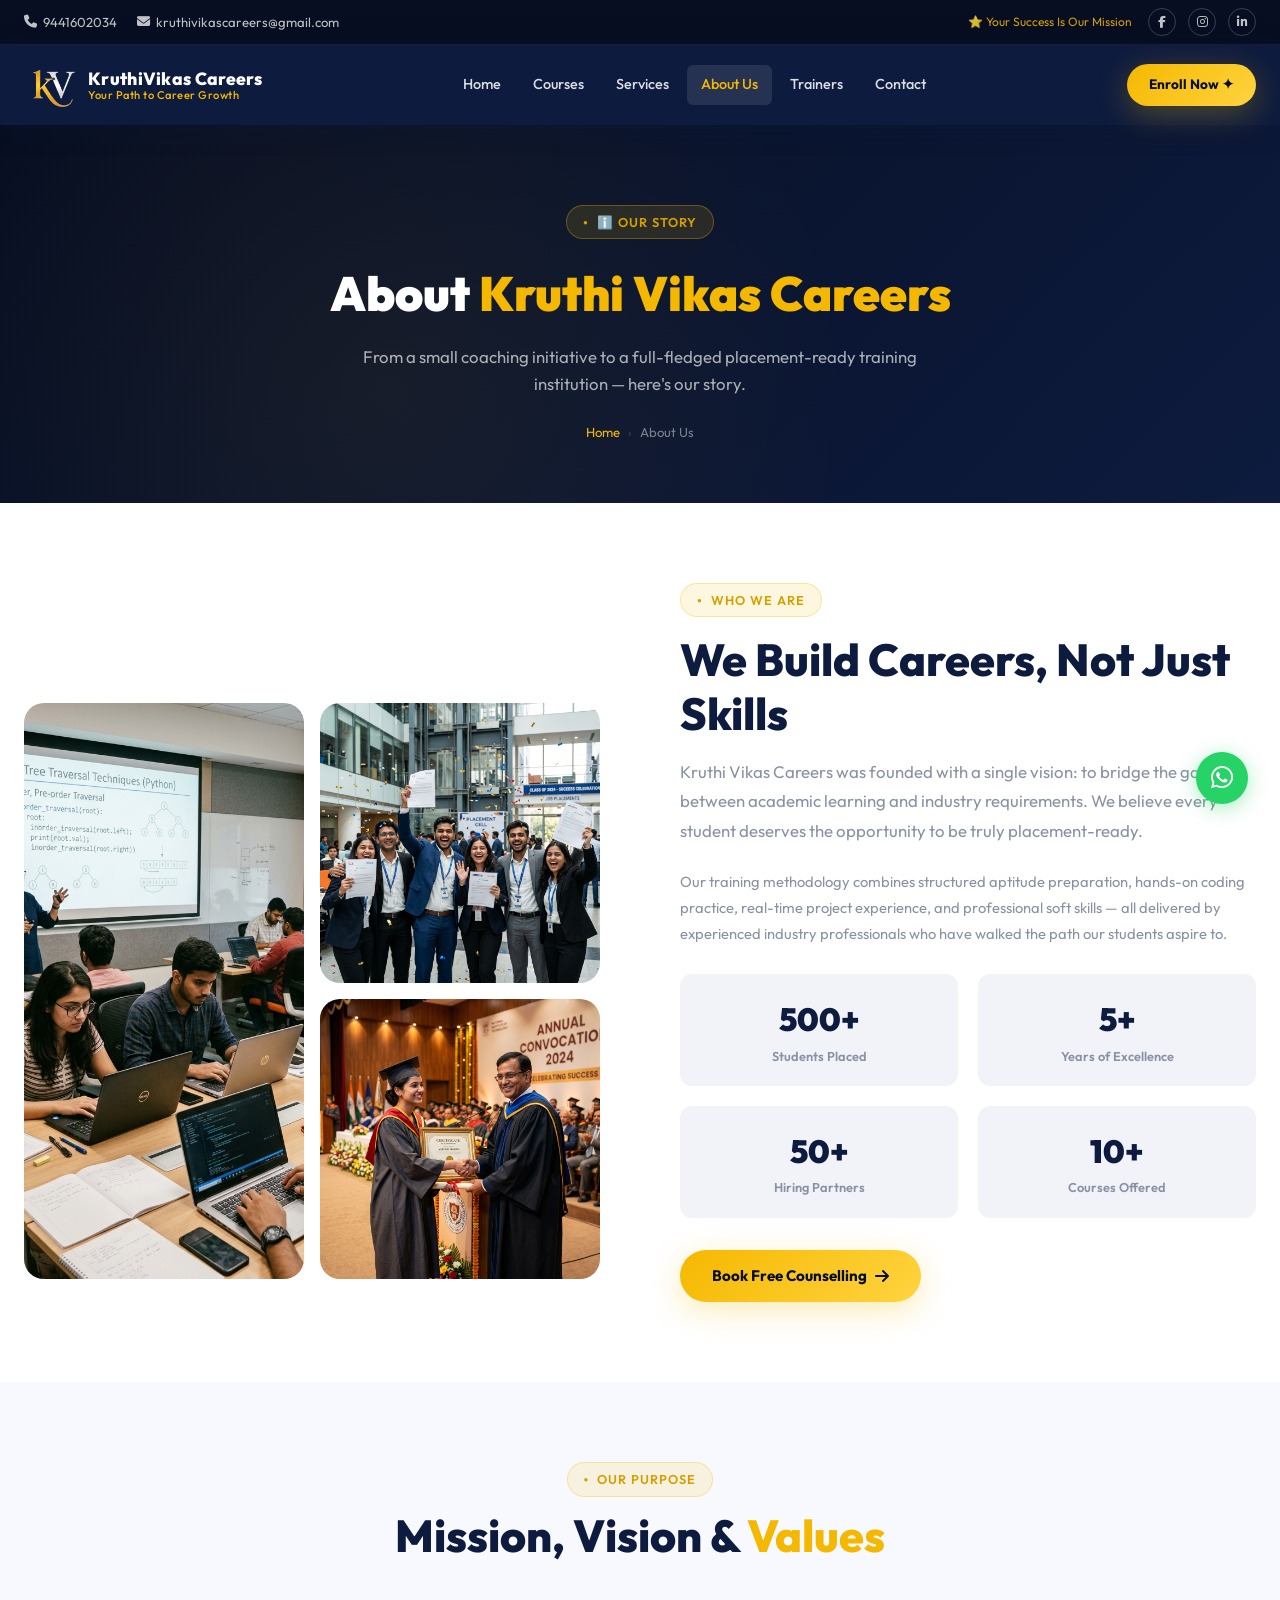
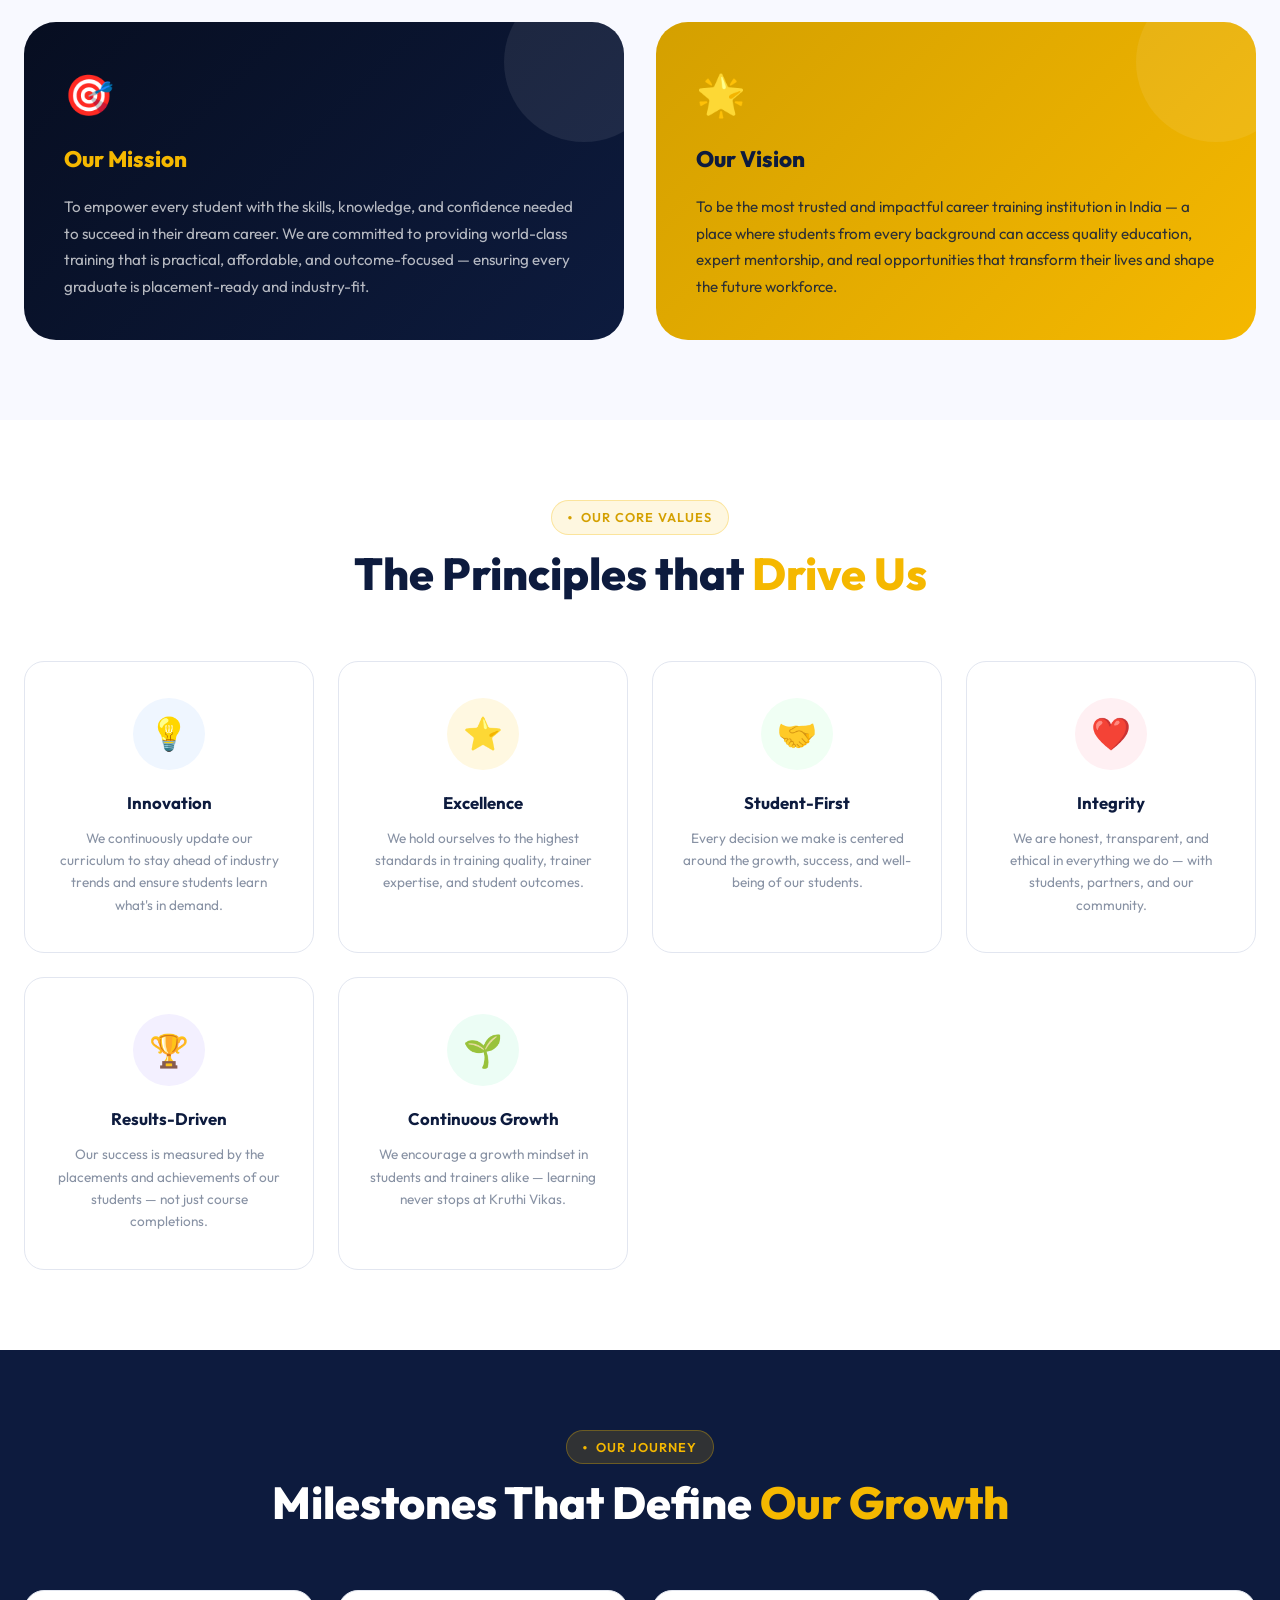
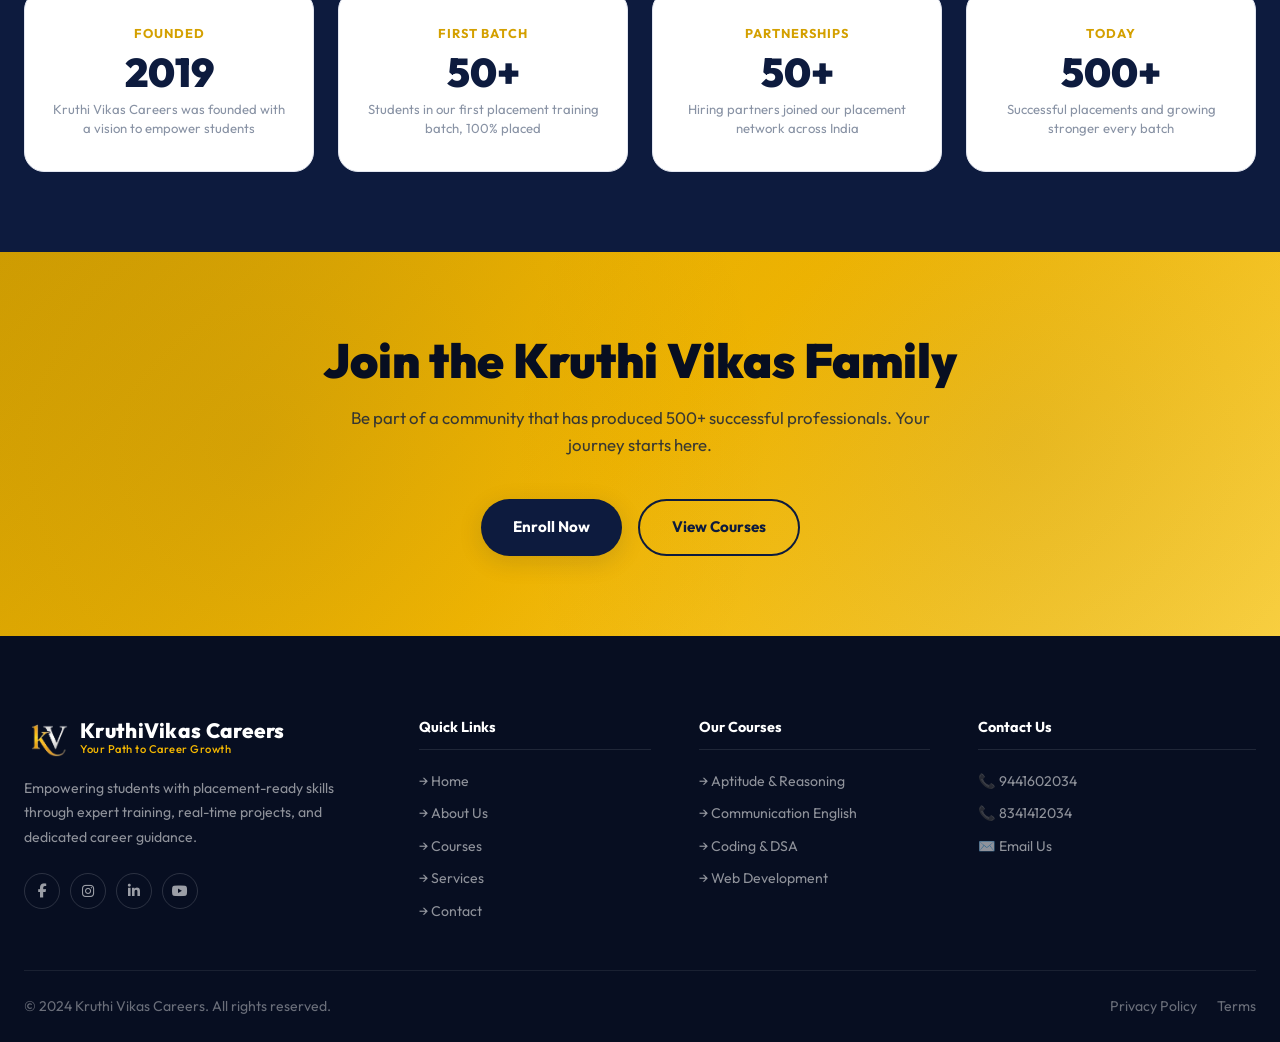
<file: about.html>
<!DOCTYPE html>
<html lang="en">
<head>
  <meta charset="UTF-8" />
  <meta name="viewport" content="width=device-width, initial-scale=1.0" />
  <title>About Us | Kruthi Vikas Careers</title>
  <meta name="description" content="Learn about Kruthi Vikas Careers — our mission to empower students with placement-ready skills, our story, values, and the team behind our success." />
  <link rel="stylesheet" href="assets/style.css" />
  <link rel="stylesheet" href="https://cdnjs.cloudflare.com/ajax/libs/font-awesome/6.5.0/css/all.min.css" />
  <style>
    .about-hero { display:grid;grid-template-columns:1fr 1fr;gap:80px;align-items:center;padding:80px 0; }
    .about-img-grid { display:grid;grid-template-columns:1fr 1fr;gap:16px;height:480px; }
    .about-img-grid img { width:100%;height:100%;object-fit:cover;border-radius:var(--radius-lg); }
    .about-img-grid img:first-child { grid-row:span 2;border-radius:var(--radius-xl); }
    .values-grid { display:grid;grid-template-columns:repeat(auto-fill,minmax(260px,1fr));gap:24px;margin-top:60px; }
    .value-card { padding:36px 28px;border-radius:var(--radius-lg);background:var(--white);border:1px solid var(--gray-200);text-align:center;transition:var(--transition); }
    .value-card:hover { transform:translateY(-4px);box-shadow:var(--shadow-md);border-color:var(--gold); }
    .value-icon { width:72px;height:72px;border-radius:50%;display:grid;place-items:center;font-size:2rem;margin:0 auto 20px; }
    .value-card h3 { font-size:1.05rem;font-weight:700;color:var(--navy);margin-bottom:10px; }
    .value-card p { font-size:0.85rem;color:var(--gray-500);line-height:1.65; }
    .mission-vision { display:grid;grid-template-columns:1fr 1fr;gap:32px;margin-top:60px; }
    .mv-card { padding:40px;border-radius:var(--radius-xl);position:relative;overflow:hidden; }
    .mv-card::before { content:'';position:absolute;top:-40px;right:-40px;width:160px;height:160px;border-radius:50%;background:rgba(255,255,255,0.08); }
    .mv-card.mission { background:linear-gradient(135deg,var(--navy-dark),var(--navy)); }
    .mv-card.vision  { background:linear-gradient(135deg,var(--gold-dark),var(--gold)); }
    .mv-icon { font-size:2.5rem;margin-bottom:16px; }
    .mv-card.mission h3 { color:var(--gold); }
    .mv-card.vision h3  { color:var(--navy); }
    .mv-card.mission p  { color:rgba(255,255,255,0.7);font-size:0.95rem;line-height:1.75; }
    .mv-card.vision p   { color:var(--navy);opacity:0.85;font-size:0.95rem;line-height:1.75; }
    .team-section { padding:100px 0;background:var(--off-white); }
    .milestones { display:grid;grid-template-columns:repeat(4,1fr);gap:24px;margin-top:60px; }
    .milestone-card { background:var(--white);border-radius:var(--radius-lg);padding:32px 24px;text-align:center;border:1px solid var(--gray-200);transition:var(--transition); }
    .milestone-card:hover { box-shadow:var(--shadow-md);border-color:var(--gold); }
    .milestone-year { font-size:0.8rem;font-weight:700;color:var(--gold-dark);text-transform:uppercase;letter-spacing:1px;margin-bottom:8px; }
    .milestone-num  { font-size:2.5rem;font-weight:900;color:var(--navy);line-height:1; }
    .milestone-desc { font-size:0.82rem;color:var(--gray-500);margin-top:8px;line-height:1.5; }
    @media(max-width:768px){.about-hero{grid-template-columns:1fr;gap:40px;}.about-img-grid{height:320px;}.mission-vision{grid-template-columns:1fr;}.milestones{grid-template-columns:repeat(2,1fr);}}.about-img-grid img:first-child{border-radius:var(--radius-lg);}
  </style>
</head>
<body>

<!-- TOP BAR -->
<div id="topbar">
  <div class="container">
    <div class="topbar-left">
      <span class="topbar-item"><i class="fa fa-phone"></i> <a href="tel:9441602034">9441602034</a></span>
      <span class="topbar-item"><i class="fa fa-envelope"></i> <a href="mailto:kruthivikascareers@gmail.com">kruthivikascareers@gmail.com</a></span>
    </div>
    <div class="topbar-right">
      <span style="font-size:0.75rem;color:rgba(245,184,0,0.85);">⭐ Your Success Is Our Mission</span>
      <div class="social-links"><a href="#"><i class="fab fa-facebook-f"></i></a><a href="#"><i class="fab fa-instagram"></i></a><a href="#"><i class="fab fa-linkedin-in"></i></a></div>
    </div>
  </div>
</div>

<!-- NAVBAR -->
<nav id="navbar">
  <div class="container">
    <div class="nav-inner">
      <a href="index.html" class="nav-logo"><div class="logo-icon"><img src="assets/46ccb9069b9841e4b9cde6049a14264a.png" alt="KV Logo" /></div><div class="logo-text"><span class="name">KruthiVikas Careers</span><span class="tagline">Your Path to Career Growth</span></div></a>
      <ul class="nav-links">
        <li><a href="index.html">Home</a></li>
        <li><a href="courses.html">Courses</a></li>
        <li><a href="services.html">Services</a></li>
        <li><a href="about.html" class="active">About Us</a></li>
        <li><a href="trainers.html">Trainers</a></li>
        <li><a href="contact.html">Contact</a></li>
      </ul>
      <div class="nav-actions"><a href="contact.html" class="btn btn-primary btn-sm">Enroll Now ✦</a><button class="hamburger" id="hamburger"><span></span><span></span><span></span></button></div>
    </div>
  </div>
</nav>
<div class="mobile-nav" id="mobileNav">
  <div class="mobile-nav-header"><a href="index.html" class="nav-logo"><div class="logo-icon" style="width:40px;height:40px;"><img src="assets/46ccb9069b9841e4b9cde6049a14264a.png" alt="KV Logo" /></div><div class="logo-text"><span class="name">KruthiVikas Careers</span></div></a><button class="mobile-nav-close" id="mobileNavClose">✕</button></div>
  <div class="mobile-nav-links"><a href="index.html">🏠 Home</a><a href="courses.html">📚 Courses</a><a href="services.html">⚡ Services</a><a href="about.html">ℹ️ About Us</a><a href="trainers.html">👨‍🏫 Trainers</a><a href="contact.html">📞 Contact</a></div>
  <div class="mobile-nav-footer"><div class="mobile-nav-cta"><a href="contact.html" class="btn btn-primary" style="justify-content:center;">Enroll Now ✦</a></div></div>
</div>

<!-- PAGE HEADER -->
<div class="page-header">
  <div class="container">
    <div class="page-header-inner">
      <div class="section-tag" style="margin:0 auto 16px;">ℹ️ Our Story</div>
      <h1>About <span>Kruthi Vikas Careers</span></h1>
      <p>From a small coaching initiative to a full-fledged placement-ready training institution — here's our story.</p>
      <div class="breadcrumb"><a href="index.html">Home</a><span class="sep">›</span><span>About Us</span></div>
    </div>
  </div>
</div>

<!-- ABOUT HERO -->
<section style="background:var(--white);">
  <div class="container">
    <div class="about-hero">
      <!-- Left Images -->
      <div class="about-img-grid fade-up">
        <img src="assets/training_classroom.png" alt="Training at Kruthi Vikas" loading="lazy" />
        <img src="assets/placement_success.png" alt="Placement Success" loading="lazy" />
        <img src="assets/certification_award.png" alt="Certification Award" loading="lazy" />
      </div>
      <!-- Right Content -->
      <div class="fade-up fade-up-delay-1">
        <div class="section-tag">Who We Are</div>
        <h2 class="section-title" style="margin:16px 0;">We Build Careers, Not Just Skills</h2>
        <p class="section-subtitle" style="margin-bottom:24px;">Kruthi Vikas Careers was founded with a single vision: to bridge the gap between academic learning and industry requirements. We believe every student deserves the opportunity to be truly placement-ready.</p>
        <p style="font-size:0.92rem;color:var(--gray-500);line-height:1.75;margin-bottom:28px;">Our training methodology combines structured aptitude preparation, hands-on coding practice, real-time project experience, and professional soft skills — all delivered by experienced industry professionals who have walked the path our students aspire to.</p>
        <div style="display:grid;grid-template-columns:1fr 1fr;gap:20px;margin-bottom:32px;">
          <div style="padding:20px;background:var(--gray-100);border-radius:var(--radius-md);text-align:center;">
            <div style="font-size:2rem;font-weight:900;color:var(--navy);">500+</div>
            <div style="font-size:0.8rem;color:var(--gray-500);font-weight:600;">Students Placed</div>
          </div>
          <div style="padding:20px;background:var(--gray-100);border-radius:var(--radius-md);text-align:center;">
            <div style="font-size:2rem;font-weight:900;color:var(--navy);">5+</div>
            <div style="font-size:0.8rem;color:var(--gray-500);font-weight:600;">Years of Excellence</div>
          </div>
          <div style="padding:20px;background:var(--gray-100);border-radius:var(--radius-md);text-align:center;">
            <div style="font-size:2rem;font-weight:900;color:var(--navy);">50+</div>
            <div style="font-size:0.8rem;color:var(--gray-500);font-weight:600;">Hiring Partners</div>
          </div>
          <div style="padding:20px;background:var(--gray-100);border-radius:var(--radius-md);text-align:center;">
            <div style="font-size:2rem;font-weight:900;color:var(--navy);">10+</div>
            <div style="font-size:0.8rem;color:var(--gray-500);font-weight:600;">Courses Offered</div>
          </div>
        </div>
        <a href="contact.html" class="btn btn-primary">Book Free Counselling <i class="fa fa-arrow-right"></i></a>
      </div>
    </div>
  </div>
</section>

<!-- MISSION & VISION -->
<section style="padding:80px 0;background:var(--off-white);">
  <div class="container">
    <div class="section-header fade-up">
      <div class="section-tag">Our Purpose</div>
      <h2 class="section-title">Mission, Vision & <span class="highlight">Values</span></h2>
    </div>
    <div class="mission-vision">
      <div class="mv-card mission fade-up">
        <div class="mv-icon">🎯</div>
        <h3 style="font-size:1.4rem;font-weight:800;margin-bottom:16px;">Our Mission</h3>
        <p>To empower every student with the skills, knowledge, and confidence needed to succeed in their dream career. We are committed to providing world-class training that is practical, affordable, and outcome-focused — ensuring every graduate is placement-ready and industry-fit.</p>
      </div>
      <div class="mv-card vision fade-up fade-up-delay-1">
        <div class="mv-icon">🌟</div>
        <h3 style="font-size:1.4rem;font-weight:800;margin-bottom:16px;">Our Vision</h3>
        <p>To be the most trusted and impactful career training institution in India — a place where students from every background can access quality education, expert mentorship, and real opportunities that transform their lives and shape the future workforce.</p>
      </div>
    </div>
  </div>
</section>

<!-- VALUES -->
<section style="padding:80px 0;background:var(--white);">
  <div class="container">
    <div class="section-header fade-up">
      <div class="section-tag">Our Core Values</div>
      <h2 class="section-title">The Principles that <span class="highlight">Drive Us</span></h2>
    </div>
    <div class="values-grid">
      <div class="value-card fade-up">
        <div class="value-icon" style="background:#EFF6FF;">💡</div>
        <h3>Innovation</h3>
        <p>We continuously update our curriculum to stay ahead of industry trends and ensure students learn what's in demand.</p>
      </div>
      <div class="value-card fade-up fade-up-delay-1">
        <div class="value-icon" style="background:#FFF8E1;">⭐</div>
        <h3>Excellence</h3>
        <p>We hold ourselves to the highest standards in training quality, trainer expertise, and student outcomes.</p>
      </div>
      <div class="value-card fade-up fade-up-delay-2">
        <div class="value-icon" style="background:#F0FFF4;">🤝</div>
        <h3>Student-First</h3>
        <p>Every decision we make is centered around the growth, success, and well-being of our students.</p>
      </div>
      <div class="value-card fade-up">
        <div class="value-icon" style="background:#FFF0F3;">❤️</div>
        <h3>Integrity</h3>
        <p>We are honest, transparent, and ethical in everything we do — with students, partners, and our community.</p>
      </div>
      <div class="value-card fade-up fade-up-delay-1">
        <div class="value-icon" style="background:#F3F0FF;">🏆</div>
        <h3>Results-Driven</h3>
        <p>Our success is measured by the placements and achievements of our students — not just course completions.</p>
      </div>
      <div class="value-card fade-up fade-up-delay-2">
        <div class="value-icon" style="background:#ECFDF5;">🌱</div>
        <h3>Continuous Growth</h3>
        <p>We encourage a growth mindset in students and trainers alike — learning never stops at Kruthi Vikas.</p>
      </div>
    </div>
  </div>
</section>

<!-- MILESTONES -->
<section style="padding:80px 0;background:var(--navy);">
  <div class="container">
    <div class="section-header fade-up">
      <div class="section-tag" style="background:rgba(245,184,0,0.15);border-color:rgba(245,184,0,0.3);color:var(--gold);">Our Journey</div>
      <h2 class="section-title" style="color:var(--white);">Milestones That Define <span class="highlight">Our Growth</span></h2>
    </div>
    <div class="milestones">
      <div class="milestone-card fade-up">
        <div class="milestone-year">Founded</div>
        <div class="milestone-num">2019</div>
        <div class="milestone-desc">Kruthi Vikas Careers was founded with a vision to empower students</div>
      </div>
      <div class="milestone-card fade-up fade-up-delay-1">
        <div class="milestone-year">First Batch</div>
        <div class="milestone-num">50+</div>
        <div class="milestone-desc">Students in our first placement training batch, 100% placed</div>
      </div>
      <div class="milestone-card fade-up fade-up-delay-2">
        <div class="milestone-year">Partnerships</div>
        <div class="milestone-num">50+</div>
        <div class="milestone-desc">Hiring partners joined our placement network across India</div>
      </div>
      <div class="milestone-card fade-up fade-up-delay-3">
        <div class="milestone-year">Today</div>
        <div class="milestone-num">500+</div>
        <div class="milestone-desc">Successful placements and growing stronger every batch</div>
      </div>
    </div>
  </div>
</section>

<!-- CTA -->
<section id="cta-banner">
  <div class="container">
    <div class="cta-inner">
      <h2>Join the Kruthi Vikas Family</h2>
      <p>Be part of a community that has produced 500+ successful professionals. Your journey starts here.</p>
      <div class="cta-buttons"><a href="contact.html" class="btn btn-navy">Enroll Now</a><a href="courses.html" class="btn btn-outline" style="border-color:var(--navy);color:var(--navy);">View Courses</a></div>
    </div>
  </div>
</section>

<!-- FOOTER -->
<footer>
  <div class="container">
    <div class="footer-main">
      <div class="footer-brand"><a href="index.html" class="nav-logo"><div class="logo-icon" style="width:44px;height:44px;"><img src="assets/46ccb9069b9841e4b9cde6049a14264a.png" alt="KV Logo" /></div><div class="logo-text"><span class="name">KruthiVikas Careers</span><span class="tagline" style="color:var(--gold);">Your Path to Career Growth</span></div></a><p>Empowering students with placement-ready skills through expert training, real-time projects, and dedicated career guidance.</p><div class="footer-social"><a href="#"><i class="fab fa-facebook-f"></i></a><a href="#"><i class="fab fa-instagram"></i></a><a href="#"><i class="fab fa-linkedin-in"></i></a><a href="#"><i class="fab fa-youtube"></i></a></div></div>
      <div class="footer-col"><h4>Quick Links</h4><ul><li><a href="index.html">→ Home</a></li><li><a href="about.html">→ About Us</a></li><li><a href="courses.html">→ Courses</a></li><li><a href="services.html">→ Services</a></li><li><a href="contact.html">→ Contact</a></li></ul></div>
      <div class="footer-col"><h4>Our Courses</h4><ul><li><a href="courses.html">→ Aptitude & Reasoning</a></li><li><a href="courses.html">→ Communication English</a></li><li><a href="courses.html">→ Coding & DSA</a></li><li><a href="courses.html">→ Web Development</a></li></ul></div>
      <div class="footer-col"><h4>Contact Us</h4><ul><li><a href="tel:9441602034">📞 9441602034</a></li><li><a href="tel:8341412034">📞 8341412034</a></li><li><a href="mailto:kruthivikascareers@gmail.com">✉️ Email Us</a></li></ul></div>
    </div>
    <div class="footer-bottom"><p>© 2024 Kruthi Vikas Careers. All rights reserved.</p><div class="footer-links"><a href="#">Privacy Policy</a><a href="#">Terms</a></div></div>
  </div>
</footer>

<a href="https://wa.me/919441602034" id="wa-float" aria-label="WhatsApp"><i class="fab fa-whatsapp"></i></a>
<button id="scroll-top" onclick="scrollToTop()"><i class="fa fa-arrow-up"></i></button>

<script>
const hamburger=document.getElementById('hamburger'),mobileNav=document.getElementById('mobileNav'),mobileNavClose=document.getElementById('mobileNavClose');
window.addEventListener('scroll',()=>{document.getElementById('navbar').classList.toggle('scrolled',window.scrollY>60);document.getElementById('scroll-top').classList.toggle('visible',window.scrollY>60);});
hamburger.addEventListener('click',()=>{hamburger.classList.toggle('open');mobileNav.classList.toggle('open');document.body.style.overflow=mobileNav.classList.contains('open')?'hidden':'';});
mobileNavClose.addEventListener('click',()=>{hamburger.classList.remove('open');mobileNav.classList.remove('open');document.body.style.overflow='';});
function scrollToTop(){window.scrollTo({top:0,behavior:'smooth'});}
const obs=new IntersectionObserver(e=>e.forEach(e=>e.isIntersecting&&e.target.classList.add('visible')),{threshold:0.1});
document.querySelectorAll('.fade-up').forEach(el=>obs.observe(el));
</script>
</body>
</html>
</file>
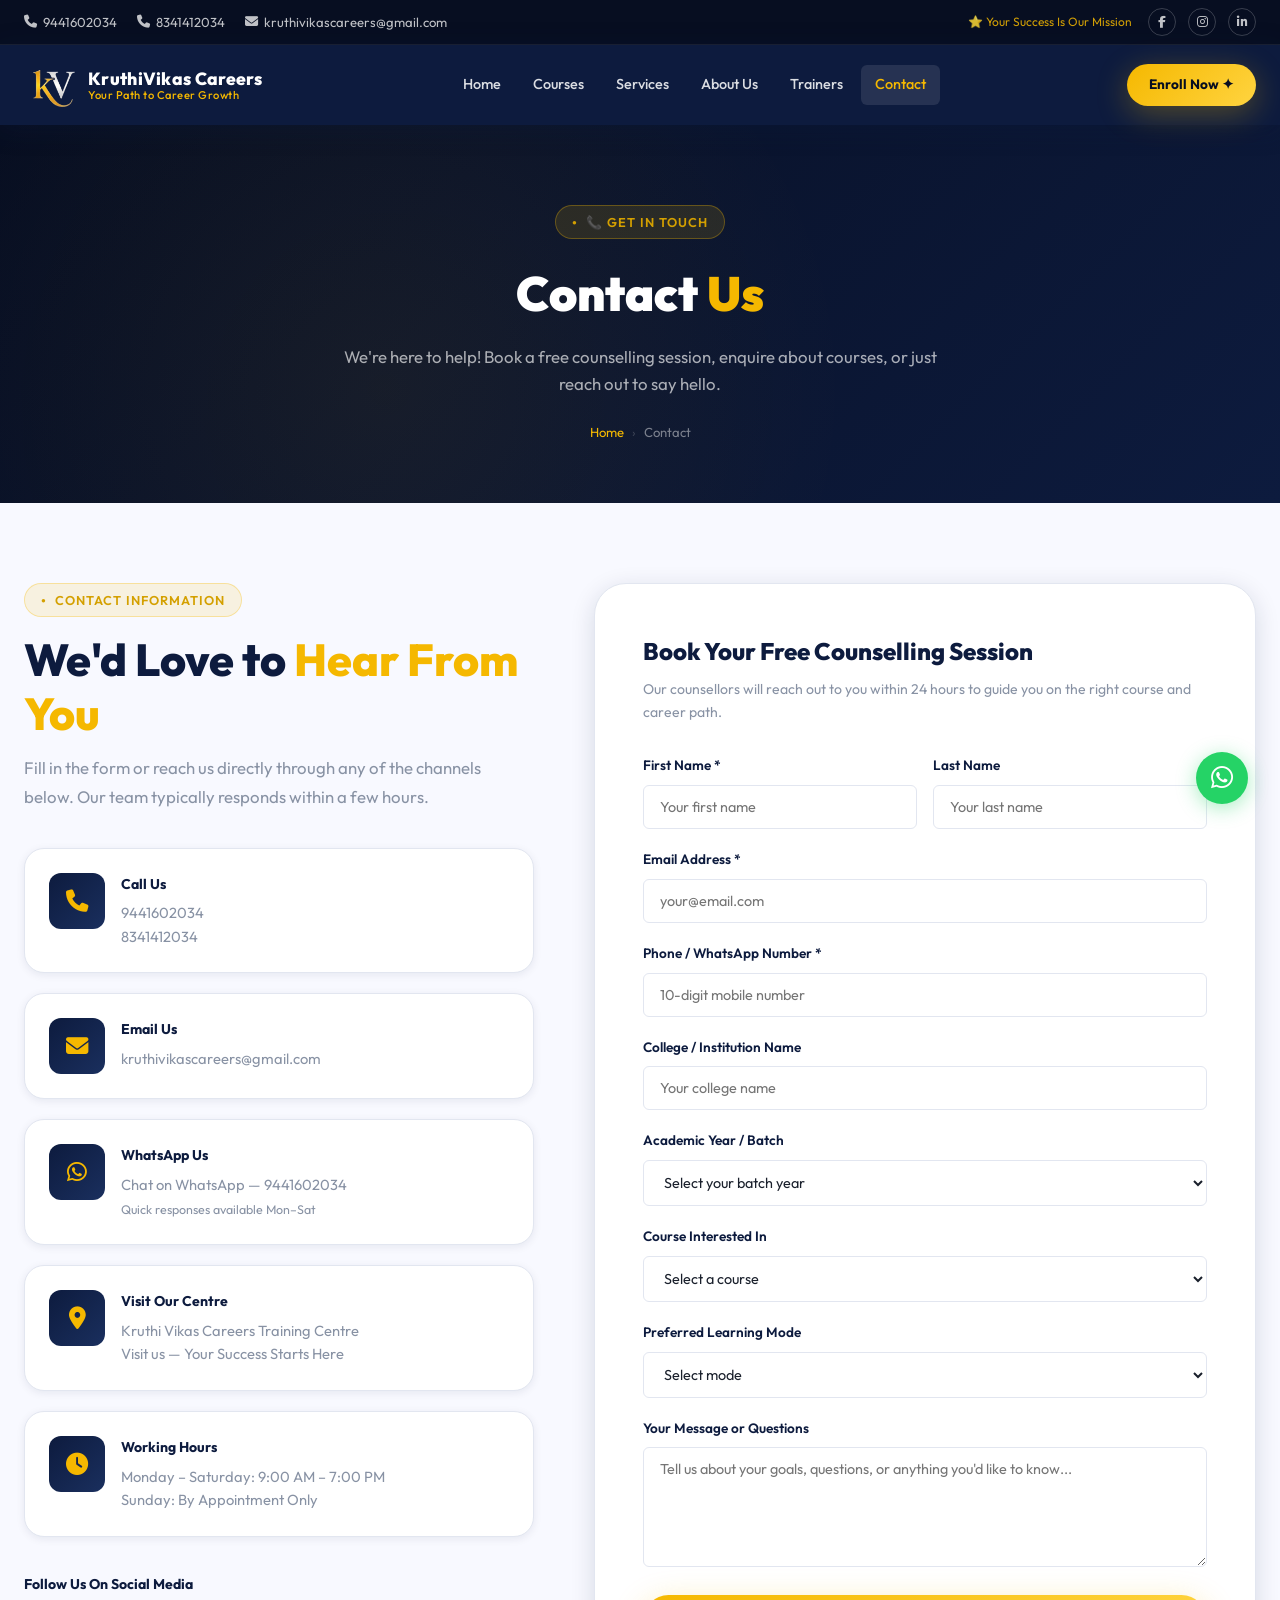
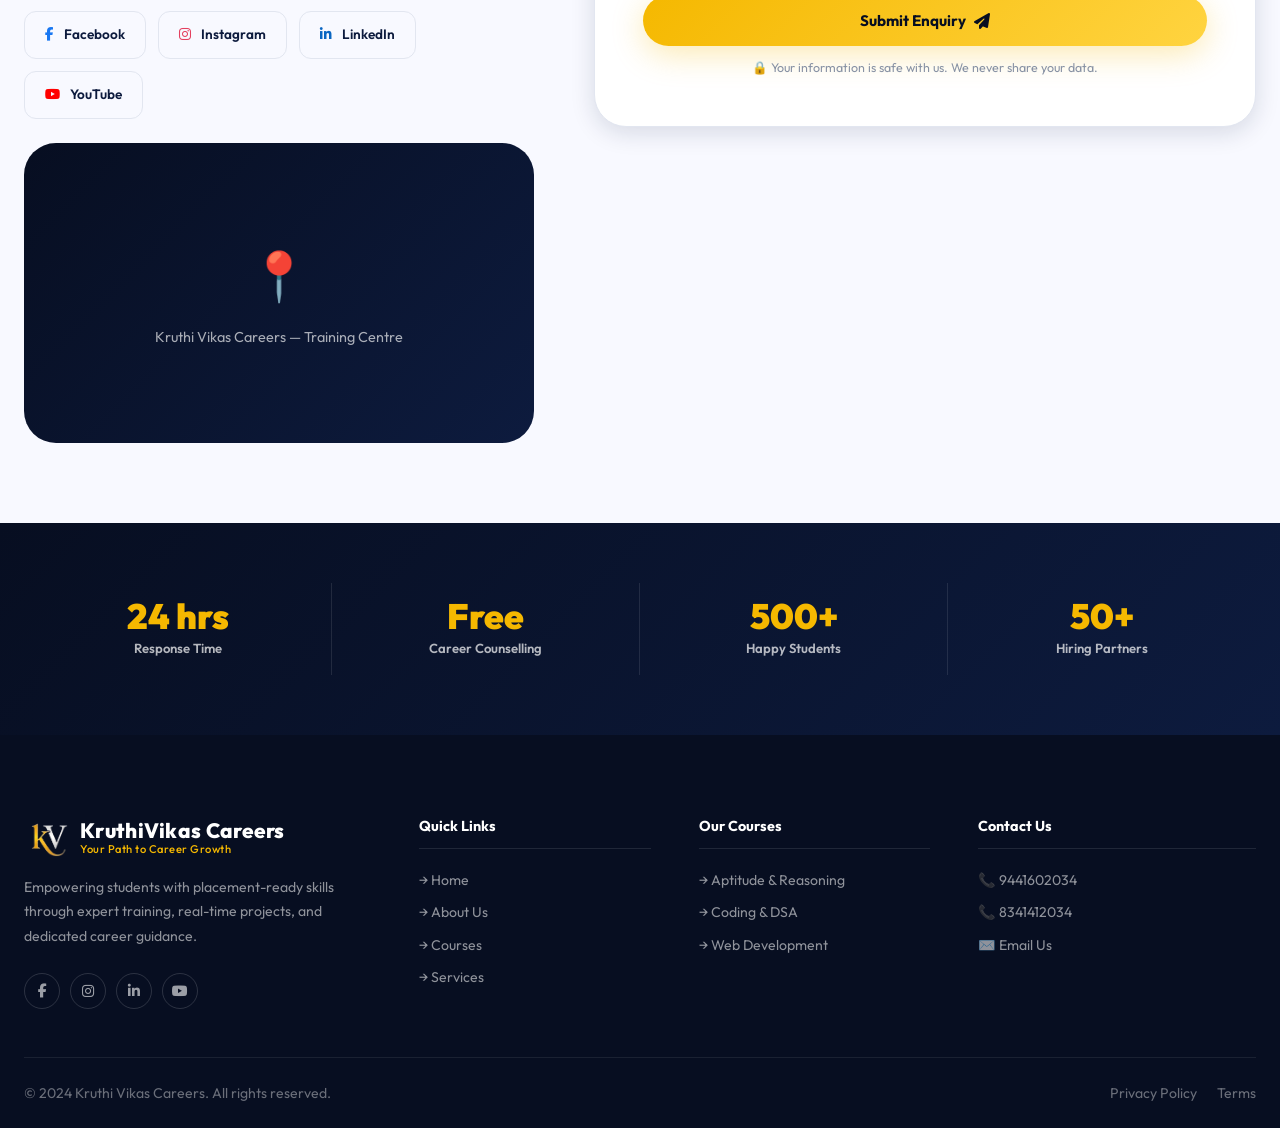
<file: contact.html>
<!DOCTYPE html>
<html lang="en">
<head>
  <meta charset="UTF-8" />
  <meta name="viewport" content="width=device-width, initial-scale=1.0" />
  <title>Contact Us | Kruthi Vikas Careers</title>
  <meta name="description" content="Get in touch with Kruthi Vikas Careers for course enquiries, placement guidance, and career counselling. Call 9441602034 or fill our online form." />
  <link rel="stylesheet" href="assets/style.css" />
  <link rel="stylesheet" href="https://cdnjs.cloudflare.com/ajax/libs/font-awesome/6.5.0/css/all.min.css" />
  <style>
    .contact-page-inner { display:grid;grid-template-columns:1fr 1.3fr;gap:60px;align-items:start;padding:80px 0; }
    .contact-page-form-wrap { background:var(--white);border-radius:var(--radius-xl);padding:48px;box-shadow:var(--shadow-md);border:1px solid var(--gray-200); }
    .contact-info-cards { display:flex;flex-direction:column;gap:20px;margin-bottom:36px; }
    .contact-info-card { background:var(--white);border-radius:var(--radius-lg);padding:24px;display:flex;gap:16px;align-items:flex-start;box-shadow:var(--shadow-sm);border:1px solid var(--gray-200);transition:var(--transition); }
    .contact-info-card:hover { box-shadow:var(--shadow-md);border-color:var(--gold); }
    .cic-icon { width:56px;height:56px;background:linear-gradient(135deg,var(--navy),var(--navy-light));border-radius:var(--radius-md);display:grid;place-items:center;font-size:1.4rem;color:var(--gold);flex-shrink:0; }
    .cic-content h4 { font-size:0.88rem;font-weight:700;color:var(--navy);margin-bottom:6px; }
    .cic-content a, .cic-content p { font-size:0.92rem;color:var(--gray-500);display:block;line-height:1.6; }
    .cic-content a:hover { color:var(--navy); }
    .map-placeholder { width:100%;height:300px;background:linear-gradient(135deg,var(--navy-dark),var(--navy));border-radius:var(--radius-xl);display:flex;flex-direction:column;align-items:center;justify-content:center;color:var(--white);font-size:3rem;gap:12px;margin-top:24px; }
    .map-placeholder p { font-size:0.9rem;color:rgba(255,255,255,0.65); }
    .social-grid { display:flex;gap:12px;flex-wrap:wrap;margin-top:16px; }
    .social-card { display:flex;align-items:center;gap:10px;padding:12px 20px;border-radius:var(--radius-md);border:1.5px solid var(--gray-200);font-size:0.85rem;font-weight:600;transition:var(--transition-fast);color:var(--navy); }
    .social-card:hover { border-color:var(--navy);background:var(--navy);color:var(--white); }
    @media(max-width:768px){.contact-page-inner{grid-template-columns:1fr;gap:40px;}.contact-page-form-wrap{padding:28px 20px;}}
  </style>
</head>
<body>

<!-- TOP BAR -->
<div id="topbar">
  <div class="container">
    <div class="topbar-left">
      <span class="topbar-item"><i class="fa fa-phone"></i> <a href="tel:9441602034">9441602034</a></span>
      <span class="topbar-item"><i class="fa fa-phone"></i> <a href="tel:8341412034">8341412034</a></span>
      <span class="topbar-item"><i class="fa fa-envelope"></i> <a href="mailto:kruthivikascareers@gmail.com">kruthivikascareers@gmail.com</a></span>
    </div>
    <div class="topbar-right">
      <span style="font-size:0.75rem;color:rgba(245,184,0,0.85);">⭐ Your Success Is Our Mission</span>
      <div class="social-links"><a href="#"><i class="fab fa-facebook-f"></i></a><a href="#"><i class="fab fa-instagram"></i></a><a href="#"><i class="fab fa-linkedin-in"></i></a></div>
    </div>
  </div>
</div>

<!-- NAVBAR -->
<nav id="navbar">
  <div class="container">
    <div class="nav-inner">
      <a href="index.html" class="nav-logo"><div class="logo-icon"><img src="assets/46ccb9069b9841e4b9cde6049a14264a.png" alt="KV Logo" /></div><div class="logo-text"><span class="name">KruthiVikas Careers</span><span class="tagline">Your Path to Career Growth</span></div></a>
      <ul class="nav-links">
        <li><a href="index.html">Home</a></li>
        <li><a href="courses.html">Courses</a></li>
        <li><a href="services.html">Services</a></li>
        <li><a href="about.html">About Us</a></li>
        <li><a href="trainers.html">Trainers</a></li>
        <li><a href="contact.html" class="active">Contact</a></li>
      </ul>
      <div class="nav-actions"><a href="contact.html" class="btn btn-primary btn-sm">Enroll Now ✦</a><button class="hamburger" id="hamburger"><span></span><span></span><span></span></button></div>
    </div>
  </div>
</nav>
<div class="mobile-nav" id="mobileNav">
  <div class="mobile-nav-header"><a href="index.html" class="nav-logo"><div class="logo-icon" style="width:40px;height:40px;"><img src="assets/46ccb9069b9841e4b9cde6049a14264a.png" alt="KV Logo" /></div><div class="logo-text"><span class="name">KruthiVikas Careers</span></div></a><button class="mobile-nav-close" id="mobileNavClose">✕</button></div>
  <div class="mobile-nav-links"><a href="index.html">🏠 Home</a><a href="courses.html">📚 Courses</a><a href="services.html">⚡ Services</a><a href="about.html">ℹ️ About Us</a><a href="trainers.html">👨‍🏫 Trainers</a><a href="contact.html">📞 Contact</a></div>
  <div class="mobile-nav-footer"><div class="mobile-nav-cta"><a href="contact.html" class="btn btn-primary" style="justify-content:center;">Enroll Now ✦</a></div></div>
</div>

<!-- PAGE HEADER -->
<div class="page-header">
  <div class="container">
    <div class="page-header-inner">
      <div class="section-tag" style="margin:0 auto 16px;">📞 Get In Touch</div>
      <h1>Contact <span>Us</span></h1>
      <p>We're here to help! Book a free counselling session, enquire about courses, or just reach out to say hello.</p>
      <div class="breadcrumb"><a href="index.html">Home</a><span class="sep">›</span><span>Contact</span></div>
    </div>
  </div>
</div>

<!-- CONTACT PAGE CONTENT -->
<section style="background:var(--off-white);">
  <div class="container">
    <div class="contact-page-inner">

      <!-- Left: Info -->
      <div>
        <div class="section-tag" style="margin-bottom:16px;">Contact Information</div>
        <h2 class="section-title" style="margin-bottom:12px;">We'd Love to <span class="highlight">Hear From You</span></h2>
        <p class="section-subtitle" style="margin-bottom:36px;">Fill in the form or reach us directly through any of the channels below. Our team typically responds within a few hours.</p>

        <div class="contact-info-cards">
          <div class="contact-info-card">
            <div class="cic-icon"><i class="fa fa-phone"></i></div>
            <div class="cic-content">
              <h4>Call Us</h4>
              <a href="tel:9441602034">9441602034</a>
              <a href="tel:8341412034">8341412034</a>
            </div>
          </div>
          <div class="contact-info-card">
            <div class="cic-icon"><i class="fa fa-envelope"></i></div>
            <div class="cic-content">
              <h4>Email Us</h4>
              <a href="mailto:kruthivikascareers@gmail.com">kruthivikascareers@gmail.com</a>
            </div>
          </div>
          <div class="contact-info-card">
            <div class="cic-icon"><i class="fab fa-whatsapp"></i></div>
            <div class="cic-content">
              <h4>WhatsApp Us</h4>
              <a href="https://wa.me/919441602034">Chat on WhatsApp — 9441602034</a>
              <p style="font-size:0.78rem;margin-top:4px;">Quick responses available Mon–Sat</p>
            </div>
          </div>
          <div class="contact-info-card">
            <div class="cic-icon"><i class="fa fa-map-marker-alt"></i></div>
            <div class="cic-content">
              <h4>Visit Our Centre</h4>
              <p>Kruthi Vikas Careers Training Centre<br>Visit us — Your Success Starts Here</p>
            </div>
          </div>
          <div class="contact-info-card">
            <div class="cic-icon"><i class="fa fa-clock"></i></div>
            <div class="cic-content">
              <h4>Working Hours</h4>
              <p>Monday – Saturday: 9:00 AM – 7:00 PM</p>
              <p>Sunday: By Appointment Only</p>
            </div>
          </div>
        </div>

        <h4 style="font-size:0.88rem;font-weight:700;color:var(--navy);margin-bottom:12px;">Follow Us On Social Media</h4>
        <div class="social-grid">
          <a href="#" class="social-card"><i class="fab fa-facebook-f" style="color:#1877F2;"></i> Facebook</a>
          <a href="#" class="social-card"><i class="fab fa-instagram" style="color:#E4405F;"></i> Instagram</a>
          <a href="#" class="social-card"><i class="fab fa-linkedin-in" style="color:#0A66C2;"></i> LinkedIn</a>
          <a href="#" class="social-card"><i class="fab fa-youtube" style="color:#FF0000;"></i> YouTube</a>
        </div>

        <div class="map-placeholder">
          <span>📍</span>
          <p>Kruthi Vikas Careers — Training Centre</p>
        </div>
      </div>

      <!-- Right: Form -->
      <div class="contact-page-form-wrap fade-up">
        <h3 style="font-size:1.5rem;font-weight:800;color:var(--navy);margin-bottom:8px;">Book Your Free Counselling Session</h3>
        <p style="font-size:0.88rem;color:var(--gray-500);margin-bottom:32px;">Our counsellors will reach out to you within 24 hours to guide you on the right course and career path.</p>

        <form id="contactForm" onsubmit="handleSubmit(event)">
          <div class="form-row">
            <div class="form-group">
              <label for="firstName">First Name *</label>
              <input type="text" id="firstName" name="firstName" placeholder="Your first name" required />
            </div>
            <div class="form-group">
              <label for="lastName">Last Name</label>
              <input type="text" id="lastName" name="lastName" placeholder="Your last name" />
            </div>
          </div>
          <div class="form-group">
            <label for="email">Email Address *</label>
            <input type="email" id="email" name="email" placeholder="your@email.com" required />
          </div>
          <div class="form-group">
            <label for="phone">Phone / WhatsApp Number *</label>
            <input type="tel" id="phone" name="phone" placeholder="10-digit mobile number" pattern="[0-9]{10}" maxlength="10" required />
          </div>
          <div class="form-group">
            <label for="collegeName">College / Institution Name</label>
            <input type="text" id="collegeName" name="collegeName" placeholder="Your college name" />
          </div>
          <div class="form-group">
            <label for="year">Academic Year / Batch</label>
            <select id="year" name="year">
              <option value="">Select your batch year</option>
              <option>3rd Year (Current Student)</option>
              <option>Final Year (Graduating 2025)</option>
              <option>2024 Graduate</option>
              <option>2023 Graduate</option>
              <option>2022 Graduate</option>
              <option>Working Professional</option>
            </select>
          </div>
          <div class="form-group">
            <label for="course">Course Interested In</label>
            <select id="course" name="course">
              <option value="">Select a course</option>
              <option>Aptitude & Reasoning</option>
              <option>Communication English</option>
              <option>Coding & DSA</option>
              <option>Python Programming</option>
              <option>Java Programming</option>
              <option>Full Stack Web Development</option>
              <option>Real-Time Industry Projects</option>
              <option>Internship Program</option>
              <option>All-in-One Placement Package</option>
              <option>Not Sure — Need Guidance</option>
            </select>
          </div>
          <div class="form-group">
            <label for="mode">Preferred Learning Mode</label>
            <select id="mode" name="mode">
              <option value="">Select mode</option>
              <option>Online (Live Classes)</option>
              <option>Offline (Classroom)</option>
              <option>Weekend Batch</option>
              <option>Flexible / Both</option>
            </select>
          </div>
          <div class="form-group">
            <label for="message">Your Message or Questions</label>
            <textarea id="message" name="message" placeholder="Tell us about your goals, questions, or anything you'd like to know..."></textarea>
          </div>
          <button type="submit" class="btn btn-primary" style="width:100%;justify-content:center;padding:16px;">
            Submit Enquiry <i class="fa fa-paper-plane"></i>
          </button>
          <p style="font-size:0.78rem;color:var(--gray-500);text-align:center;margin-top:12px;">
            🔒 Your information is safe with us. We never share your data.
          </p>
        </form>
      </div>

    </div>
  </div>
</section>

<!-- QUICK STATS -->
<section style="padding:60px 0;background:linear-gradient(135deg,var(--navy-dark),var(--navy));">
  <div class="container">
    <div class="stats-grid">
      <div class="stat-item" style="border-color:rgba(255,255,255,0.1);">
        <div class="stat-num" style="color:var(--gold);">24 hrs</div>
        <div class="stat-desc" style="color:rgba(255,255,255,0.7);">Response Time</div>
      </div>
      <div class="stat-item" style="border-color:rgba(255,255,255,0.1);">
        <div class="stat-num" style="color:var(--gold);">Free</div>
        <div class="stat-desc" style="color:rgba(255,255,255,0.7);">Career Counselling</div>
      </div>
      <div class="stat-item" style="border-color:rgba(255,255,255,0.1);">
        <div class="stat-num" style="color:var(--gold);">500+</div>
        <div class="stat-desc" style="color:rgba(255,255,255,0.7);">Happy Students</div>
      </div>
      <div class="stat-item" style="border-color:rgba(255,255,255,0.1);">
        <div class="stat-num" style="color:var(--gold);">50+</div>
        <div class="stat-desc" style="color:rgba(255,255,255,0.7);">Hiring Partners</div>
      </div>
    </div>
  </div>
</section>

<!-- FOOTER -->
<footer>
  <div class="container">
    <div class="footer-main">
      <div class="footer-brand"><a href="index.html" class="nav-logo"><div class="logo-icon" style="width:44px;height:44px;"><img src="assets/46ccb9069b9841e4b9cde6049a14264a.png" alt="KV Logo" /></div><div class="logo-text"><span class="name">KruthiVikas Careers</span><span class="tagline" style="color:var(--gold);">Your Path to Career Growth</span></div></a><p>Empowering students with placement-ready skills through expert training, real-time projects, and dedicated career guidance.</p><div class="footer-social"><a href="#"><i class="fab fa-facebook-f"></i></a><a href="#"><i class="fab fa-instagram"></i></a><a href="#"><i class="fab fa-linkedin-in"></i></a><a href="#"><i class="fab fa-youtube"></i></a></div></div>
      <div class="footer-col"><h4>Quick Links</h4><ul><li><a href="index.html">→ Home</a></li><li><a href="about.html">→ About Us</a></li><li><a href="courses.html">→ Courses</a></li><li><a href="services.html">→ Services</a></li></ul></div>
      <div class="footer-col"><h4>Our Courses</h4><ul><li><a href="courses.html">→ Aptitude & Reasoning</a></li><li><a href="courses.html">→ Coding & DSA</a></li><li><a href="courses.html">→ Web Development</a></li></ul></div>
      <div class="footer-col"><h4>Contact Us</h4><ul><li><a href="tel:9441602034">📞 9441602034</a></li><li><a href="tel:8341412034">📞 8341412034</a></li><li><a href="mailto:kruthivikascareers@gmail.com">✉️ Email Us</a></li></ul></div>
    </div>
    <div class="footer-bottom"><p>© 2024 Kruthi Vikas Careers. All rights reserved.</p><div class="footer-links"><a href="#">Privacy Policy</a><a href="#">Terms</a></div></div>
  </div>
</footer>

<a href="https://wa.me/919441602034" id="wa-float" aria-label="WhatsApp"><i class="fab fa-whatsapp"></i></a>
<button id="scroll-top" onclick="scrollToTop()"><i class="fa fa-arrow-up"></i></button>

<script>
const hamburger=document.getElementById('hamburger'),mobileNav=document.getElementById('mobileNav'),mobileNavClose=document.getElementById('mobileNavClose');
window.addEventListener('scroll',()=>{document.getElementById('navbar').classList.toggle('scrolled',window.scrollY>60);document.getElementById('scroll-top').classList.toggle('visible',window.scrollY>60);});
hamburger.addEventListener('click',()=>{hamburger.classList.toggle('open');mobileNav.classList.toggle('open');document.body.style.overflow=mobileNav.classList.contains('open')?'hidden':'';});
mobileNavClose.addEventListener('click',()=>{hamburger.classList.remove('open');mobileNav.classList.remove('open');document.body.style.overflow='';});
function scrollToTop(){window.scrollTo({top:0,behavior:'smooth'});}
const obs=new IntersectionObserver(e=>e.forEach(e=>e.isIntersecting&&e.target.classList.add('visible')),{threshold:0.1});
document.querySelectorAll('.fade-up').forEach(el=>obs.observe(el));
function handleSubmit(e){
  e.preventDefault();
  const btn=e.target.querySelector('button[type=submit]');
  btn.innerHTML='✅ Enquiry Submitted!';btn.disabled=true;
  btn.style.background='linear-gradient(135deg,#4CAF50,#43A047)';btn.style.color='white';
  setTimeout(()=>{btn.innerHTML='Submit Enquiry <i class="fa fa-paper-plane"></i>';btn.disabled=false;btn.style.background='';btn.style.color='';e.target.reset();},3500);
}
</script>
</body>
</html>
</file>
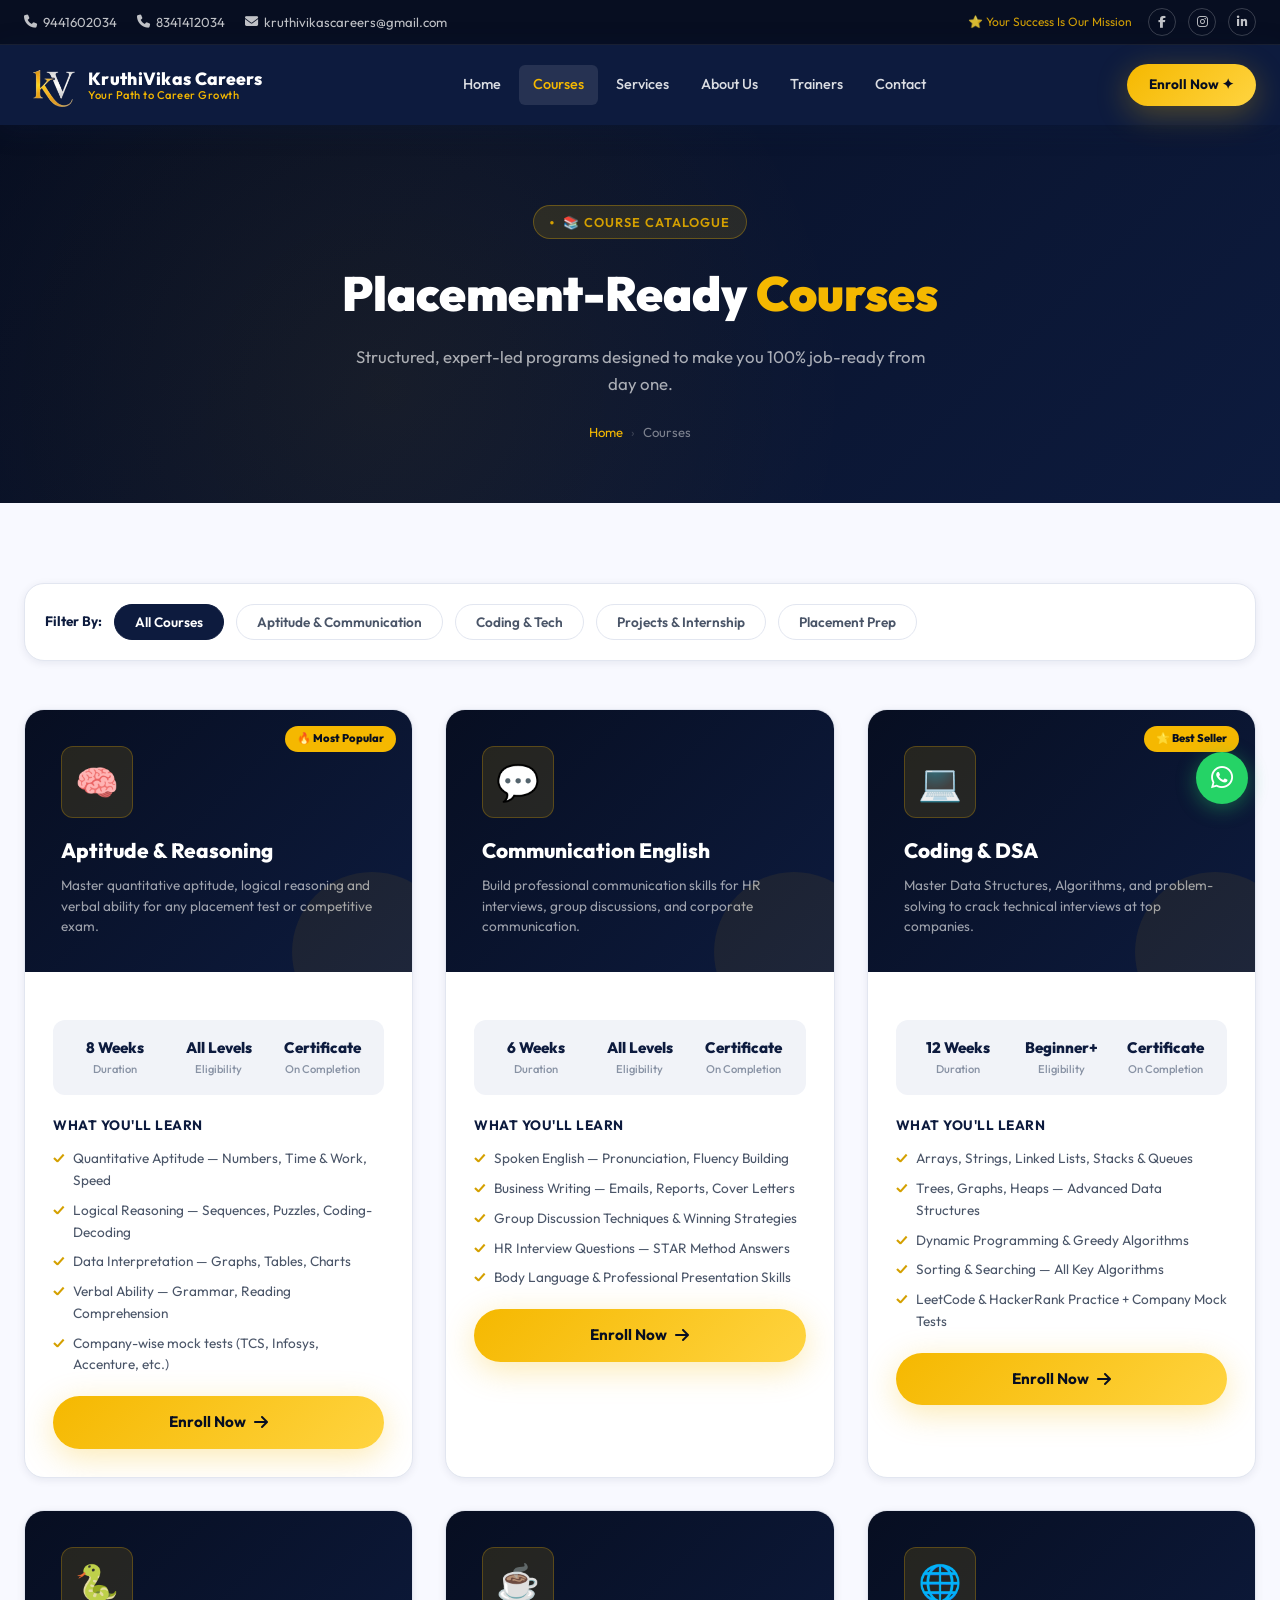
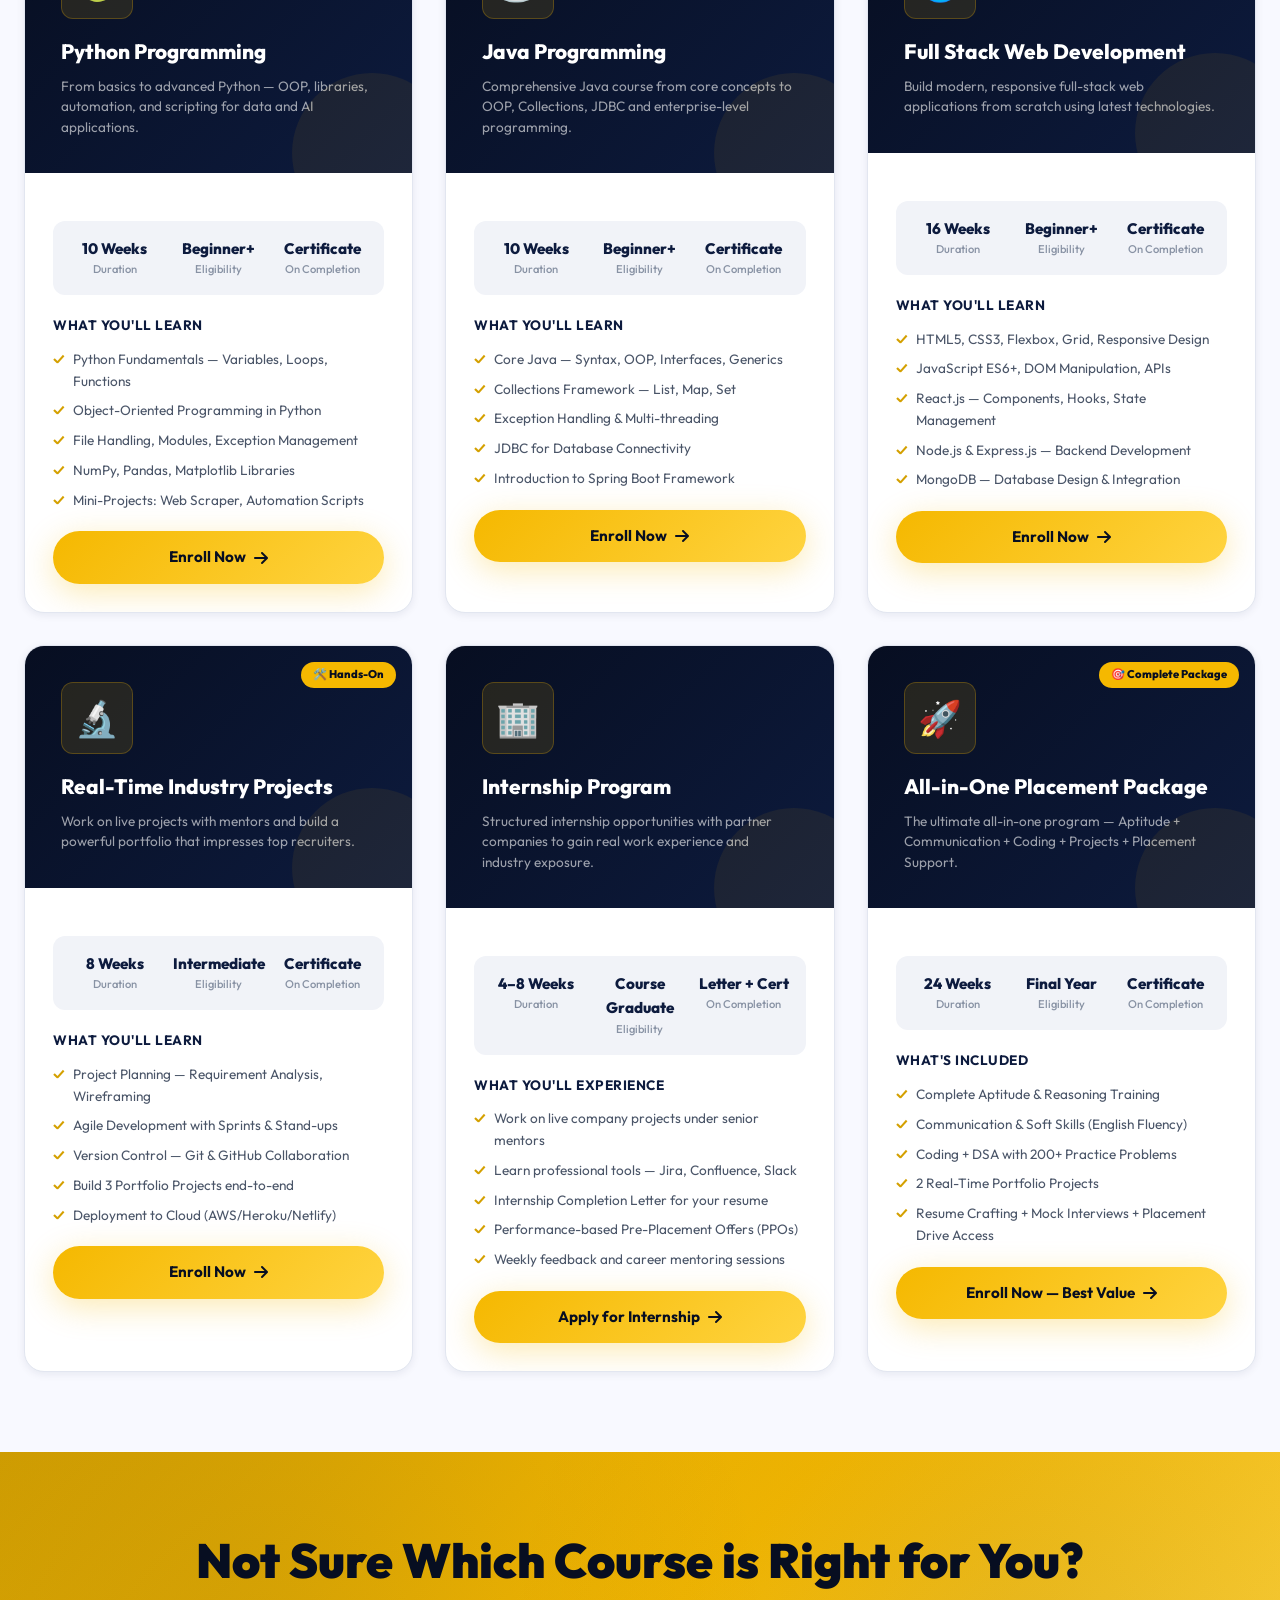
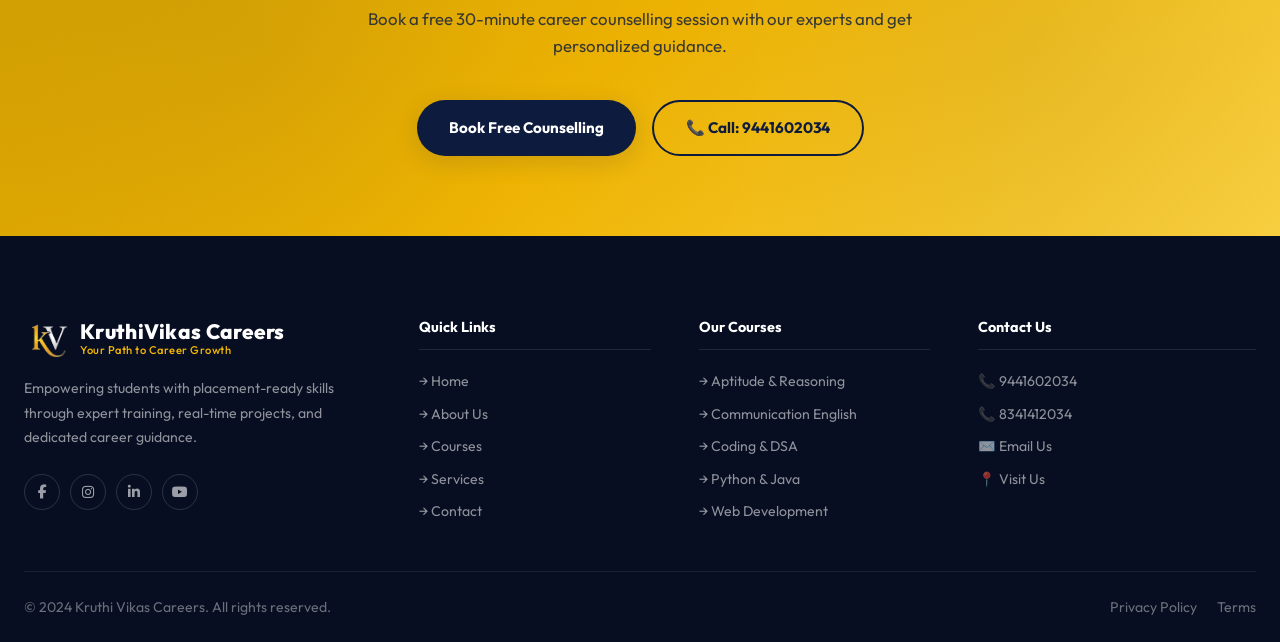
<file: courses.html>
<!DOCTYPE html>
<html lang="en">
<head>
  <meta charset="UTF-8" />
  <meta name="viewport" content="width=device-width, initial-scale=1.0" />
  <title>Courses | Kruthi Vikas Careers</title>
  <meta name="description" content="Explore placement-ready courses at Kruthi Vikas Careers — Aptitude, Reasoning, Communication English, Coding, DSA, Python, Web Development, Real-Time Projects and more." />
  <link rel="stylesheet" href="assets/style.css" />
  <link rel="stylesheet" href="https://cdnjs.cloudflare.com/ajax/libs/font-awesome/6.5.0/css/all.min.css" />
  <style>
    .courses-page-grid { display:grid; grid-template-columns:repeat(auto-fill,minmax(340px,1fr)); gap:32px; }
    .course-detail-card {
      background:var(--white);
      border-radius:var(--radius-lg);
      overflow:hidden;
      box-shadow:var(--shadow-sm);
      border:1px solid var(--gray-200);
      transition:var(--transition);
    }
    .course-detail-card:hover { transform:translateY(-6px); box-shadow:var(--shadow-lg); border-color:transparent; }
    .cdc-header {
      padding:36px;
      background:linear-gradient(135deg,var(--navy-dark),var(--navy));
      position:relative;
      overflow:hidden;
    }
    .cdc-header::after {
      content:'';
      position:absolute;
      width:160px;height:160px;
      border-radius:50%;
      background:rgba(245,184,0,0.07);
      bottom:-60px;right:-40px;
    }
    .cdc-icon { width:72px;height:72px; border-radius:var(--radius-md); background:rgba(245,184,0,0.12); border:1px solid rgba(245,184,0,0.25); display:grid;place-items:center; font-size:2.2rem; margin-bottom:16px; position:relative; }
    .cdc-header h2 { font-size:1.3rem;font-weight:800;color:var(--white);margin-bottom:8px; }
    .cdc-header p  { font-size:0.85rem;color:rgba(255,255,255,0.6);line-height:1.5; }
    .cdc-badge { position:absolute;top:16px;right:16px; background:var(--gold);color:var(--navy-dark);font-size:0.7rem;font-weight:800;padding:4px 12px;border-radius:var(--radius-full); }
    .cdc-body { padding:28px; }
    .cdc-highlights { margin-bottom:20px; }
    .cdc-highlights h3 { font-size:0.85rem;font-weight:700;color:var(--navy);text-transform:uppercase;letter-spacing:0.5px;margin-bottom:12px; }
    .cdc-list { display:flex;flex-direction:column;gap:8px; }
    .cdc-list li { display:flex;align-items:flex-start;gap:8px;font-size:0.85rem;color:var(--gray-700); }
    .cdc-list li::before { content:'✓';color:var(--gold-dark);font-weight:800;flex-shrink:0; }
    .cdc-info-row { display:grid;grid-template-columns:repeat(3,1fr);gap:12px;margin:20px 0;padding:16px;background:var(--gray-100);border-radius:var(--radius-md); }
    .cdc-info-item { text-align:center; }
    .cdc-info-item .val { font-size:0.95rem;font-weight:800;color:var(--navy); }
    .cdc-info-item .lbl { font-size:0.7rem;color:var(--gray-500);font-weight:500; }
    .filter-bar { display:flex;align-items:center;gap:12px;flex-wrap:wrap;margin-bottom:48px;padding:20px;background:var(--white);border-radius:var(--radius-lg);box-shadow:var(--shadow-sm);border:1px solid var(--gray-200); }
    .filter-btn { padding:8px 20px;border-radius:var(--radius-full);border:1.5px solid var(--gray-200);font-size:0.85rem;font-weight:600;color:var(--gray-700);cursor:pointer;transition:var(--transition-fast);background:var(--white); }
    .filter-btn:hover, .filter-btn.active { background:var(--navy);color:var(--white);border-color:var(--navy); }
  </style>
</head>
<body>

<!-- TOP BAR -->
<div id="topbar">
  <div class="container">
    <div class="topbar-left">
      <span class="topbar-item"><i class="fa fa-phone"></i> <a href="tel:9441602034">9441602034</a></span>
      <span class="topbar-item"><i class="fa fa-phone"></i> <a href="tel:8341412034">8341412034</a></span>
      <span class="topbar-item"><i class="fa fa-envelope"></i> <a href="mailto:kruthivikascareers@gmail.com">kruthivikascareers@gmail.com</a></span>
    </div>
    <div class="topbar-right">
      <span style="font-size:0.75rem;color:rgba(245,184,0,0.85);">⭐ Your Success Is Our Mission</span>
      <div class="social-links">
        <a href="#" aria-label="Facebook"><i class="fab fa-facebook-f"></i></a>
        <a href="#" aria-label="Instagram"><i class="fab fa-instagram"></i></a>
        <a href="#" aria-label="LinkedIn"><i class="fab fa-linkedin-in"></i></a>
      </div>
    </div>
  </div>
</div>

<!-- NAVBAR -->
<nav id="navbar">
  <div class="container">
    <div class="nav-inner">
      <a href="index.html" class="nav-logo">
        <div class="logo-icon"><img src="assets/46ccb9069b9841e4b9cde6049a14264a.png" alt="KV Logo" /></div>
        <div class="logo-text">
          <span class="name">KruthiVikas Careers</span>
          <span class="tagline">Your Path to Career Growth</span>
        </div>
      </a>
      <ul class="nav-links">
        <li><a href="index.html">Home</a></li>
        <li><a href="courses.html" class="active">Courses</a></li>
        <li><a href="services.html">Services</a></li>
        <li><a href="about.html">About Us</a></li>
        <li><a href="trainers.html">Trainers</a></li>
        <li><a href="contact.html">Contact</a></li>
      </ul>
      <div class="nav-actions">
        <a href="contact.html" class="btn btn-primary btn-sm">Enroll Now ✦</a>
        <button class="hamburger" id="hamburger"><span></span><span></span><span></span></button>
      </div>
    </div>
  </div>
</nav>

<!-- MOBILE NAV -->
<div class="mobile-nav" id="mobileNav">
  <div class="mobile-nav-header">
    <a href="index.html" class="nav-logo"><div class="logo-icon" style="width:40px;height:40px;"><img src="assets/46ccb9069b9841e4b9cde6049a14264a.png" alt="KV Logo" /></div><div class="logo-text"><span class="name">KruthiVikas Careers</span></div></a>
    <button class="mobile-nav-close" id="mobileNavClose">✕</button>
  </div>
  <div class="mobile-nav-links">
    <a href="index.html">🏠 Home</a><a href="courses.html">📚 Courses</a><a href="services.html">⚡ Services</a><a href="about.html">ℹ️ About Us</a><a href="trainers.html">👨‍🏫 Trainers</a><a href="contact.html">📞 Contact</a>
  </div>
  <div class="mobile-nav-footer"><div class="mobile-nav-cta"><a href="contact.html" class="btn btn-primary" style="justify-content:center;">Enroll Now ✦</a></div></div>
</div>

<!-- PAGE HEADER -->
<div class="page-header">
  <div class="container">
    <div class="page-header-inner">
      <div class="section-tag" style="margin:0 auto 16px;">📚 Course Catalogue</div>
      <h1>Placement-Ready <span>Courses</span></h1>
      <p>Structured, expert-led programs designed to make you 100% job-ready from day one.</p>
      <div class="breadcrumb"><a href="index.html">Home</a><span class="sep">›</span><span>Courses</span></div>
    </div>
  </div>
</div>

<!-- COURSES PAGE CONTENT -->
<section style="padding:80px 0;background:var(--off-white);">
  <div class="container">

    <!-- Filter Bar -->
    <div class="filter-bar fade-up">
      <span style="font-size:0.85rem;font-weight:700;color:var(--navy);white-space:nowrap;">Filter By:</span>
      <button class="filter-btn active" onclick="filterCourses(this,'all')">All Courses</button>
      <button class="filter-btn" onclick="filterCourses(this,'aptitude')">Aptitude & Communication</button>
      <button class="filter-btn" onclick="filterCourses(this,'coding')">Coding & Tech</button>
      <button class="filter-btn" onclick="filterCourses(this,'project')">Projects & Internship</button>
      <button class="filter-btn" onclick="filterCourses(this,'placement')">Placement Prep</button>
    </div>

    <div class="courses-page-grid" id="coursesGrid">

      <!-- Card 1 -->
      <div class="course-detail-card fade-up" data-cat="aptitude">
        <div class="cdc-header">
          <div class="cdc-badge">🔥 Most Popular</div>
          <div class="cdc-icon">🧠</div>
          <h2>Aptitude & Reasoning</h2>
          <p>Master quantitative aptitude, logical reasoning and verbal ability for any placement test or competitive exam.</p>
        </div>
        <div class="cdc-body">
          <div class="cdc-info-row">
            <div class="cdc-info-item"><div class="val">8 Weeks</div><div class="lbl">Duration</div></div>
            <div class="cdc-info-item"><div class="val">All Levels</div><div class="lbl">Eligibility</div></div>
            <div class="cdc-info-item"><div class="val">Certificate</div><div class="lbl">On Completion</div></div>
          </div>
          <div class="cdc-highlights">
            <h3>What You'll Learn</h3>
            <ul class="cdc-list">
              <li>Quantitative Aptitude — Numbers, Time & Work, Speed</li>
              <li>Logical Reasoning — Sequences, Puzzles, Coding-Decoding</li>
              <li>Data Interpretation — Graphs, Tables, Charts</li>
              <li>Verbal Ability — Grammar, Reading Comprehension</li>
              <li>Company-wise mock tests (TCS, Infosys, Accenture, etc.)</li>
            </ul>
          </div>
          <a href="contact.html" class="btn btn-primary" style="width:100%;justify-content:center;">Enroll Now <i class="fa fa-arrow-right"></i></a>
        </div>
      </div>

      <!-- Card 2 -->
      <div class="course-detail-card fade-up fade-up-delay-1" data-cat="aptitude">
        <div class="cdc-header">
          <div class="cdc-icon">💬</div>
          <h2>Communication English</h2>
          <p>Build professional communication skills for HR interviews, group discussions, and corporate communication.</p>
        </div>
        <div class="cdc-body">
          <div class="cdc-info-row">
            <div class="cdc-info-item"><div class="val">6 Weeks</div><div class="lbl">Duration</div></div>
            <div class="cdc-info-item"><div class="val">All Levels</div><div class="lbl">Eligibility</div></div>
            <div class="cdc-info-item"><div class="val">Certificate</div><div class="lbl">On Completion</div></div>
          </div>
          <div class="cdc-highlights">
            <h3>What You'll Learn</h3>
            <ul class="cdc-list">
              <li>Spoken English — Pronunciation, Fluency Building</li>
              <li>Business Writing — Emails, Reports, Cover Letters</li>
              <li>Group Discussion Techniques & Winning Strategies</li>
              <li>HR Interview Questions — STAR Method Answers</li>
              <li>Body Language & Professional Presentation Skills</li>
            </ul>
          </div>
          <a href="contact.html" class="btn btn-primary" style="width:100%;justify-content:center;">Enroll Now <i class="fa fa-arrow-right"></i></a>
        </div>
      </div>

      <!-- Card 3 -->
      <div class="course-detail-card fade-up fade-up-delay-2" data-cat="coding">
        <div class="cdc-header">
          <div class="cdc-badge">⭐ Best Seller</div>
          <div class="cdc-icon">💻</div>
          <h2>Coding & DSA</h2>
          <p>Master Data Structures, Algorithms, and problem-solving to crack technical interviews at top companies.</p>
        </div>
        <div class="cdc-body">
          <div class="cdc-info-row">
            <div class="cdc-info-item"><div class="val">12 Weeks</div><div class="lbl">Duration</div></div>
            <div class="cdc-info-item"><div class="val">Beginner+</div><div class="lbl">Eligibility</div></div>
            <div class="cdc-info-item"><div class="val">Certificate</div><div class="lbl">On Completion</div></div>
          </div>
          <div class="cdc-highlights">
            <h3>What You'll Learn</h3>
            <ul class="cdc-list">
              <li>Arrays, Strings, Linked Lists, Stacks & Queues</li>
              <li>Trees, Graphs, Heaps — Advanced Data Structures</li>
              <li>Dynamic Programming & Greedy Algorithms</li>
              <li>Sorting & Searching — All Key Algorithms</li>
              <li>LeetCode & HackerRank Practice + Company Mock Tests</li>
            </ul>
          </div>
          <a href="contact.html" class="btn btn-primary" style="width:100%;justify-content:center;">Enroll Now <i class="fa fa-arrow-right"></i></a>
        </div>
      </div>

      <!-- Card 4 -->
      <div class="course-detail-card fade-up" data-cat="coding">
        <div class="cdc-header">
          <div class="cdc-icon">🐍</div>
          <h2>Python Programming</h2>
          <p>From basics to advanced Python — OOP, libraries, automation, and scripting for data and AI applications.</p>
        </div>
        <div class="cdc-body">
          <div class="cdc-info-row">
            <div class="cdc-info-item"><div class="val">10 Weeks</div><div class="lbl">Duration</div></div>
            <div class="cdc-info-item"><div class="val">Beginner+</div><div class="lbl">Eligibility</div></div>
            <div class="cdc-info-item"><div class="val">Certificate</div><div class="lbl">On Completion</div></div>
          </div>
          <div class="cdc-highlights">
            <h3>What You'll Learn</h3>
            <ul class="cdc-list">
              <li>Python Fundamentals — Variables, Loops, Functions</li>
              <li>Object-Oriented Programming in Python</li>
              <li>File Handling, Modules, Exception Management</li>
              <li>NumPy, Pandas, Matplotlib Libraries</li>
              <li>Mini-Projects: Web Scraper, Automation Scripts</li>
            </ul>
          </div>
          <a href="contact.html" class="btn btn-primary" style="width:100%;justify-content:center;">Enroll Now <i class="fa fa-arrow-right"></i></a>
        </div>
      </div>

      <!-- Card 5 -->
      <div class="course-detail-card fade-up fade-up-delay-1" data-cat="coding">
        <div class="cdc-header">
          <div class="cdc-icon">☕</div>
          <h2>Java Programming</h2>
          <p>Comprehensive Java course from core concepts to OOP, Collections, JDBC and enterprise-level programming.</p>
        </div>
        <div class="cdc-body">
          <div class="cdc-info-row">
            <div class="cdc-info-item"><div class="val">10 Weeks</div><div class="lbl">Duration</div></div>
            <div class="cdc-info-item"><div class="val">Beginner+</div><div class="lbl">Eligibility</div></div>
            <div class="cdc-info-item"><div class="val">Certificate</div><div class="lbl">On Completion</div></div>
          </div>
          <div class="cdc-highlights">
            <h3>What You'll Learn</h3>
            <ul class="cdc-list">
              <li>Core Java — Syntax, OOP, Interfaces, Generics</li>
              <li>Collections Framework — List, Map, Set</li>
              <li>Exception Handling & Multi-threading</li>
              <li>JDBC for Database Connectivity</li>
              <li>Introduction to Spring Boot Framework</li>
            </ul>
          </div>
          <a href="contact.html" class="btn btn-primary" style="width:100%;justify-content:center;">Enroll Now <i class="fa fa-arrow-right"></i></a>
        </div>
      </div>

      <!-- Card 6 -->
      <div class="course-detail-card fade-up fade-up-delay-2" data-cat="coding">
        <div class="cdc-header">
          <div class="cdc-icon">🌐</div>
          <h2>Full Stack Web Development</h2>
          <p>Build modern, responsive full-stack web applications from scratch using latest technologies.</p>
        </div>
        <div class="cdc-body">
          <div class="cdc-info-row">
            <div class="cdc-info-item"><div class="val">16 Weeks</div><div class="lbl">Duration</div></div>
            <div class="cdc-info-item"><div class="val">Beginner+</div><div class="lbl">Eligibility</div></div>
            <div class="cdc-info-item"><div class="val">Certificate</div><div class="lbl">On Completion</div></div>
          </div>
          <div class="cdc-highlights">
            <h3>What You'll Learn</h3>
            <ul class="cdc-list">
              <li>HTML5, CSS3, Flexbox, Grid, Responsive Design</li>
              <li>JavaScript ES6+, DOM Manipulation, APIs</li>
              <li>React.js — Components, Hooks, State Management</li>
              <li>Node.js & Express.js — Backend Development</li>
              <li>MongoDB — Database Design & Integration</li>
            </ul>
          </div>
          <a href="contact.html" class="btn btn-primary" style="width:100%;justify-content:center;">Enroll Now <i class="fa fa-arrow-right"></i></a>
        </div>
      </div>

      <!-- Card 7 -->
      <div class="course-detail-card fade-up" data-cat="project">
        <div class="cdc-header">
          <div class="cdc-badge">🛠️ Hands-On</div>
          <div class="cdc-icon">🔬</div>
          <h2>Real-Time Industry Projects</h2>
          <p>Work on live projects with mentors and build a powerful portfolio that impresses top recruiters.</p>
        </div>
        <div class="cdc-body">
          <div class="cdc-info-row">
            <div class="cdc-info-item"><div class="val">8 Weeks</div><div class="lbl">Duration</div></div>
            <div class="cdc-info-item"><div class="val">Intermediate</div><div class="lbl">Eligibility</div></div>
            <div class="cdc-info-item"><div class="val">Certificate</div><div class="lbl">On Completion</div></div>
          </div>
          <div class="cdc-highlights">
            <h3>What You'll Learn</h3>
            <ul class="cdc-list">
              <li>Project Planning — Requirement Analysis, Wireframing</li>
              <li>Agile Development with Sprints & Stand-ups</li>
              <li>Version Control — Git & GitHub Collaboration</li>
              <li>Build 3 Portfolio Projects end-to-end</li>
              <li>Deployment to Cloud (AWS/Heroku/Netlify)</li>
            </ul>
          </div>
          <a href="contact.html" class="btn btn-primary" style="width:100%;justify-content:center;">Enroll Now <i class="fa fa-arrow-right"></i></a>
        </div>
      </div>

      <!-- Card 8 -->
      <div class="course-detail-card fade-up fade-up-delay-1" data-cat="project">
        <div class="cdc-header">
          <div class="cdc-icon">🏢</div>
          <h2>Internship Program</h2>
          <p>Structured internship opportunities with partner companies to gain real work experience and industry exposure.</p>
        </div>
        <div class="cdc-body">
          <div class="cdc-info-row">
            <div class="cdc-info-item"><div class="val">4–8 Weeks</div><div class="lbl">Duration</div></div>
            <div class="cdc-info-item"><div class="val">Course Graduate</div><div class="lbl">Eligibility</div></div>
            <div class="cdc-info-item"><div class="val">Letter + Cert</div><div class="lbl">On Completion</div></div>
          </div>
          <div class="cdc-highlights">
            <h3>What You'll Experience</h3>
            <ul class="cdc-list">
              <li>Work on live company projects under senior mentors</li>
              <li>Learn professional tools — Jira, Confluence, Slack</li>
              <li>Internship Completion Letter for your resume</li>
              <li>Performance-based Pre-Placement Offers (PPOs)</li>
              <li>Weekly feedback and career mentoring sessions</li>
            </ul>
          </div>
          <a href="contact.html" class="btn btn-primary" style="width:100%;justify-content:center;">Apply for Internship <i class="fa fa-arrow-right"></i></a>
        </div>
      </div>

      <!-- Card 9 -->
      <div class="course-detail-card fade-up fade-up-delay-2" data-cat="placement">
        <div class="cdc-header">
          <div class="cdc-badge">🎯 Complete Package</div>
          <div class="cdc-icon">🚀</div>
          <h2>All-in-One Placement Package</h2>
          <p>The ultimate all-in-one program — Aptitude + Communication + Coding + Projects + Placement Support.</p>
        </div>
        <div class="cdc-body">
          <div class="cdc-info-row">
            <div class="cdc-info-item"><div class="val">24 Weeks</div><div class="lbl">Duration</div></div>
            <div class="cdc-info-item"><div class="val">Final Year</div><div class="lbl">Eligibility</div></div>
            <div class="cdc-info-item"><div class="val">Certificate</div><div class="lbl">On Completion</div></div>
          </div>
          <div class="cdc-highlights">
            <h3>What's Included</h3>
            <ul class="cdc-list">
              <li>Complete Aptitude & Reasoning Training</li>
              <li>Communication & Soft Skills (English Fluency)</li>
              <li>Coding + DSA with 200+ Practice Problems</li>
              <li>2 Real-Time Portfolio Projects</li>
              <li>Resume Crafting + Mock Interviews + Placement Drive Access</li>
            </ul>
          </div>
          <a href="contact.html" class="btn btn-primary" style="width:100%;justify-content:center;">Enroll Now — Best Value <i class="fa fa-arrow-right"></i></a>
        </div>
      </div>

    </div>
  </div>
</section>

<!-- CTA BANNER -->
<section id="cta-banner">
  <div class="container">
    <div class="cta-inner">
      <h2>Not Sure Which Course is Right for You?</h2>
      <p>Book a free 30-minute career counselling session with our experts and get personalized guidance.</p>
      <div class="cta-buttons">
        <a href="contact.html" class="btn btn-navy">Book Free Counselling</a>
        <a href="tel:9441602034" class="btn btn-outline" style="border-color:var(--navy);color:var(--navy);">📞 Call: 9441602034</a>
      </div>
    </div>
  </div>
</section>

<!-- FOOTER -->
<footer>
  <div class="container">
    <div class="footer-main">
      <div class="footer-brand">
        <a href="index.html" class="nav-logo"><div class="logo-icon" style="width:44px;height:44px;"><img src="assets/46ccb9069b9841e4b9cde6049a14264a.png" alt="KV Logo" /></div><div class="logo-text"><span class="name">KruthiVikas Careers</span><span class="tagline" style="color:var(--gold);">Your Path to Career Growth</span></div></a>
        <p>Empowering students with placement-ready skills through expert training, real-time projects, and dedicated career guidance.</p>
        <div class="footer-social"><a href="#"><i class="fab fa-facebook-f"></i></a><a href="#"><i class="fab fa-instagram"></i></a><a href="#"><i class="fab fa-linkedin-in"></i></a><a href="#"><i class="fab fa-youtube"></i></a></div>
      </div>
      <div class="footer-col"><h4>Quick Links</h4><ul><li><a href="index.html">→ Home</a></li><li><a href="about.html">→ About Us</a></li><li><a href="courses.html">→ Courses</a></li><li><a href="services.html">→ Services</a></li><li><a href="contact.html">→ Contact</a></li></ul></div>
      <div class="footer-col"><h4>Our Courses</h4><ul><li><a href="courses.html">→ Aptitude & Reasoning</a></li><li><a href="courses.html">→ Communication English</a></li><li><a href="courses.html">→ Coding & DSA</a></li><li><a href="courses.html">→ Python & Java</a></li><li><a href="courses.html">→ Web Development</a></li></ul></div>
      <div class="footer-col"><h4>Contact Us</h4><ul><li><a href="tel:9441602034">📞 9441602034</a></li><li><a href="tel:8341412034">📞 8341412034</a></li><li><a href="mailto:kruthivikascareers@gmail.com">✉️ Email Us</a></li><li><a href="contact.html">📍 Visit Us</a></li></ul></div>
    </div>
    <div class="footer-bottom"><p>© 2024 Kruthi Vikas Careers. All rights reserved.</p><div class="footer-links"><a href="#">Privacy Policy</a><a href="#">Terms</a></div></div>
  </div>
</footer>

<a href="https://wa.me/919441602034" id="wa-float" aria-label="WhatsApp"><i class="fab fa-whatsapp"></i></a>
<button id="scroll-top" aria-label="Scroll to top" onclick="scrollToTop()"><i class="fa fa-arrow-up"></i></button>

<script>
/* Navbar */
const hamburger=document.getElementById('hamburger'),mobileNav=document.getElementById('mobileNav'),mobileNavClose=document.getElementById('mobileNavClose');
window.addEventListener('scroll',()=>{document.getElementById('navbar').classList.toggle('scrolled',window.scrollY>60);document.getElementById('scroll-top').classList.toggle('visible',window.scrollY>60);});
hamburger.addEventListener('click',()=>{hamburger.classList.toggle('open');mobileNav.classList.toggle('open');document.body.style.overflow=mobileNav.classList.contains('open')?'hidden':'';});
mobileNavClose.addEventListener('click',()=>{hamburger.classList.remove('open');mobileNav.classList.remove('open');document.body.style.overflow='';});
function scrollToTop(){window.scrollTo({top:0,behavior:'smooth'});}

/* Fade Observer */
const obs=new IntersectionObserver(e=>e.forEach(e=>e.isIntersecting&&e.target.classList.add('visible')),{threshold:0.1});
document.querySelectorAll('.fade-up').forEach(el=>obs.observe(el));

/* Filter */
function filterCourses(btn,cat){
  document.querySelectorAll('.filter-btn').forEach(b=>b.classList.remove('active'));
  btn.classList.add('active');
  document.querySelectorAll('.course-detail-card').forEach(card=>{
    card.style.display=(cat==='all'||card.dataset.cat===cat)?'flex':'none';
    if(card.style.display==='flex') card.style.flexDirection='column';
  });
}
</script>
</body>
</html>
</file>
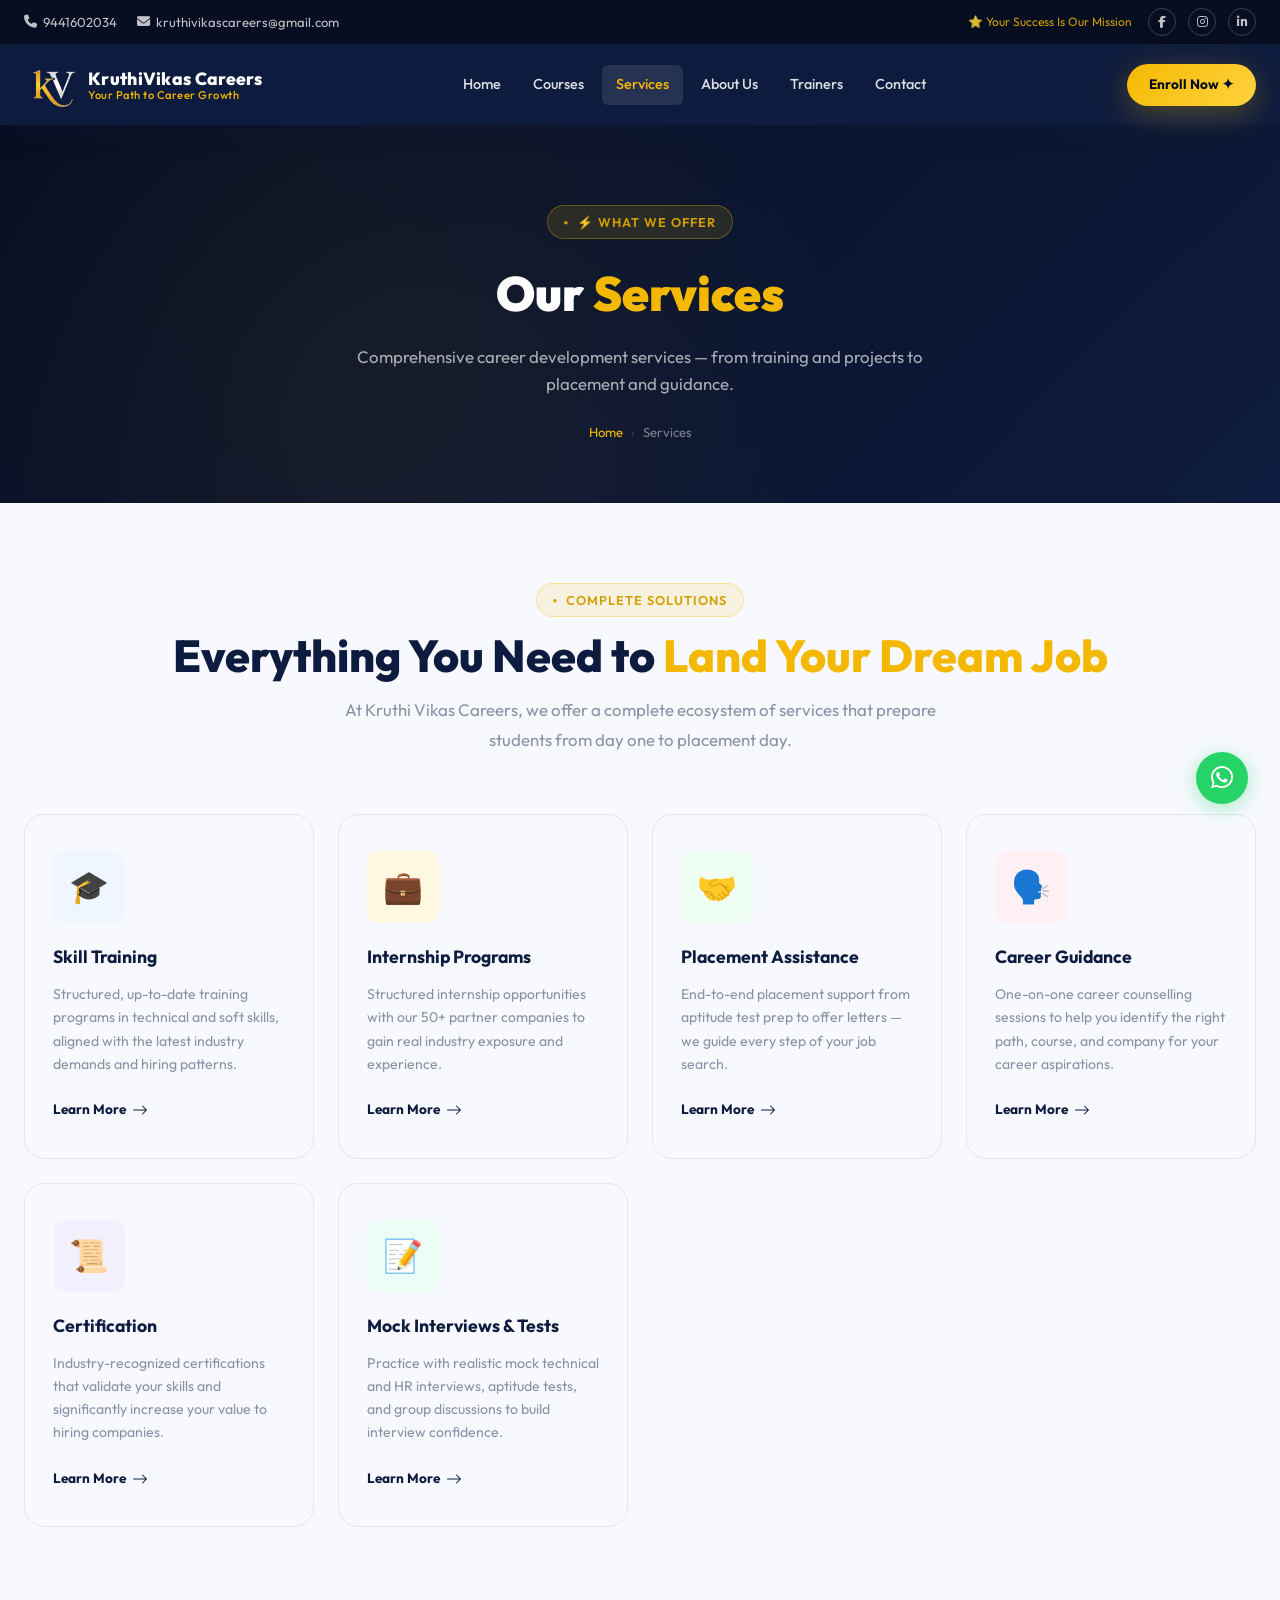
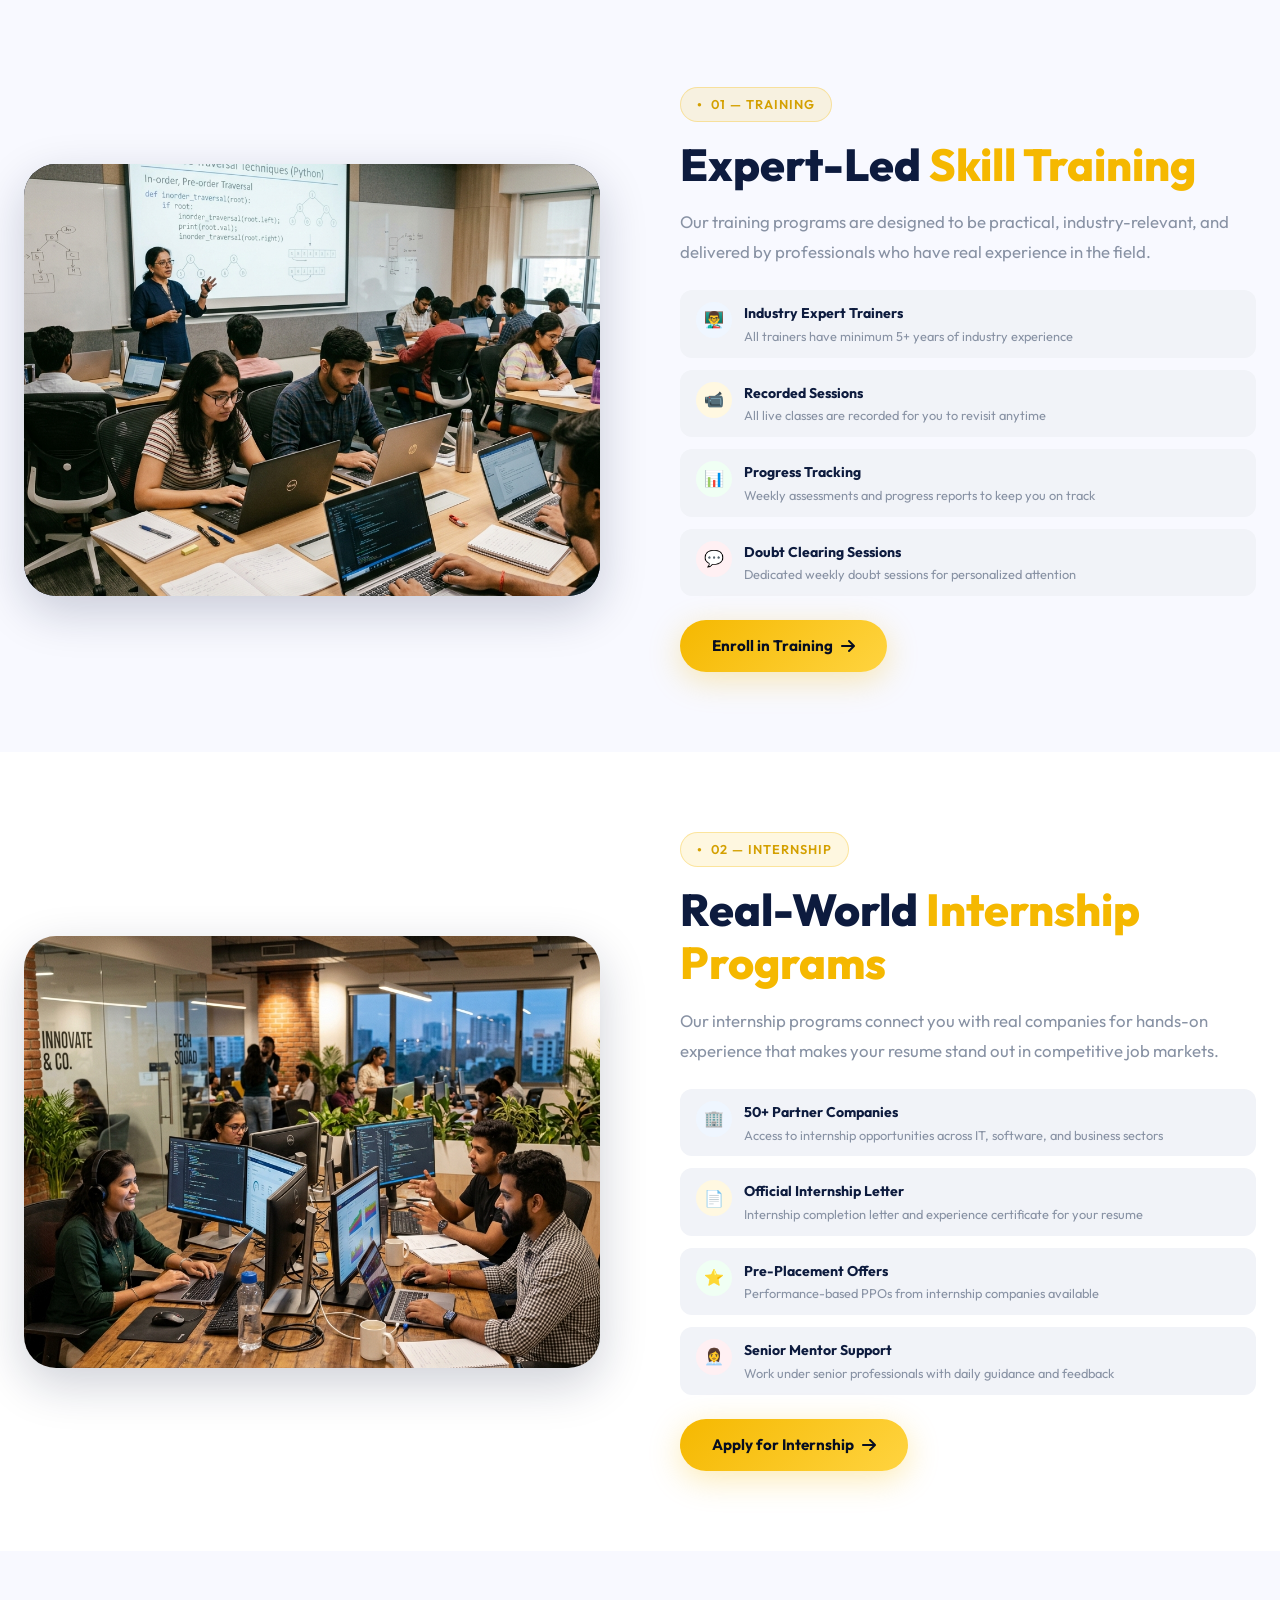
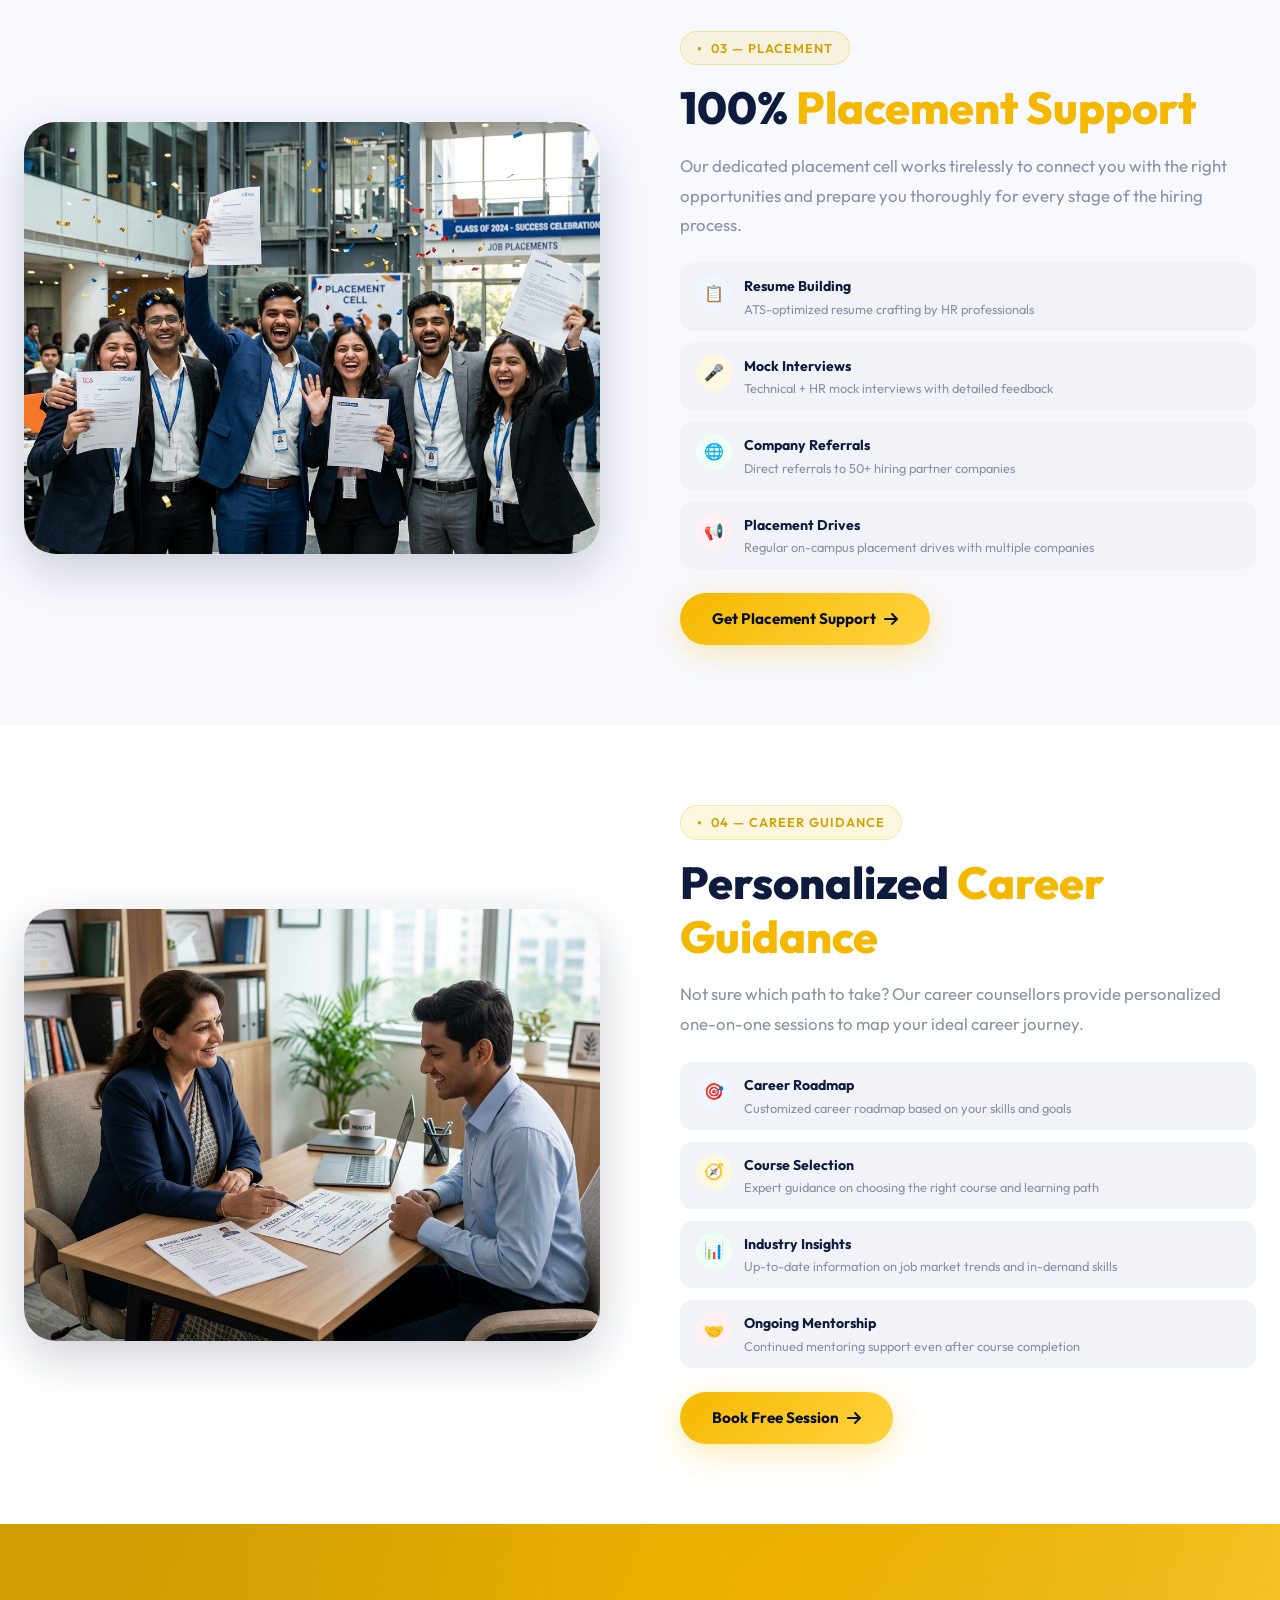
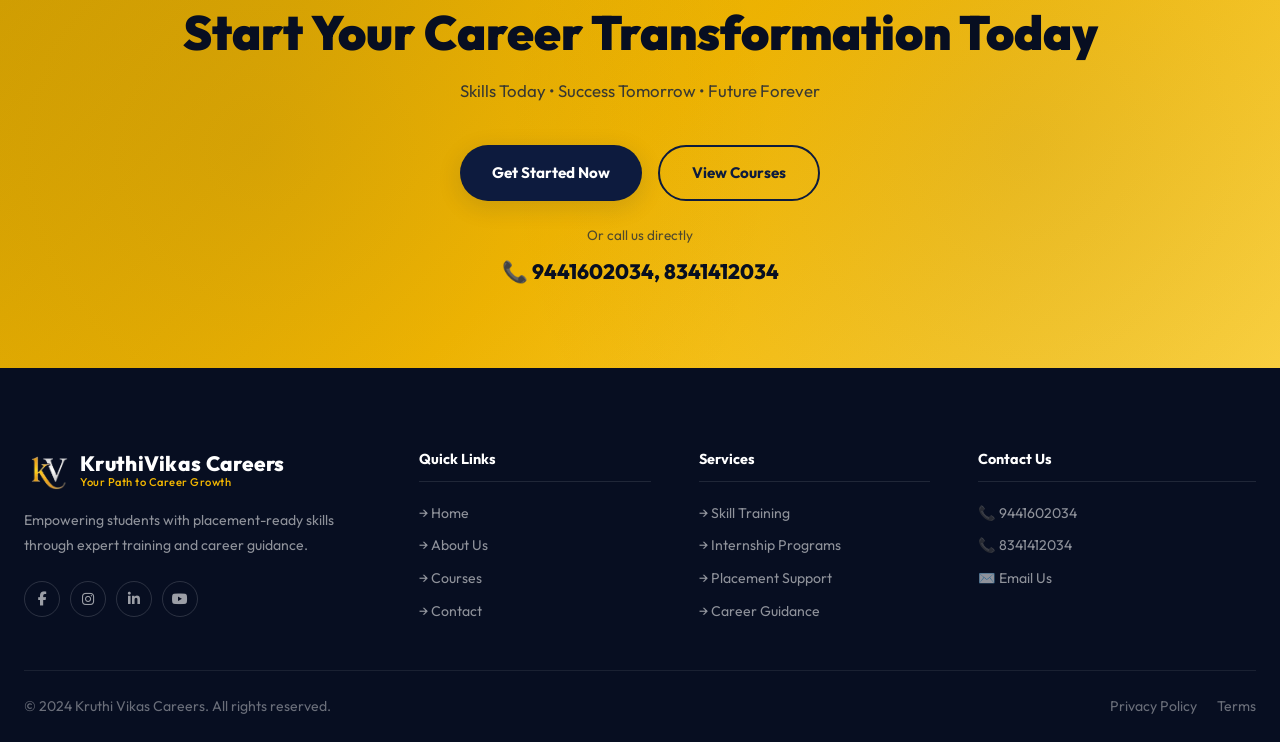
<file: services.html>
<!DOCTYPE html>
<html lang="en">
<head>
  <meta charset="UTF-8" />
  <meta name="viewport" content="width=device-width, initial-scale=1.0" />
  <title>Services | Kruthi Vikas Careers</title>
  <meta name="description" content="Kruthi Vikas Careers offers expert placement services — training, internships, career guidance, certification, mock interviews, and 100% placement support." />
  <link rel="stylesheet" href="assets/style.css" />
  <link rel="stylesheet" href="https://cdnjs.cloudflare.com/ajax/libs/font-awesome/6.5.0/css/all.min.css" />
  <style>
    .service-detail-section { padding:80px 0; }
    .service-detail-section:nth-child(even) { background:var(--off-white); }
    .service-detail-section:nth-child(odd)  { background:var(--white); }
    .service-detail-inner { display:grid;grid-template-columns:1fr 1fr;gap:80px;align-items:center; }
    .service-detail-inner.reverse { direction:rtl; }
    .service-detail-inner.reverse > * { direction:ltr; }
    .service-img { width:100%;border-radius:var(--radius-xl);box-shadow:var(--shadow-lg);object-fit:cover;aspect-ratio:4/3; }
    .service-img-placeholder { width:100%;aspect-ratio:4/3;border-radius:var(--radius-xl);display:flex;flex-direction:column;align-items:center;justify-content:center;font-size:4rem;gap:12px; }
    .service-img-placeholder p { font-size:1rem;font-weight:700; }
    .service-feature-list { display:flex;flex-direction:column;gap:12px;margin:24px 0; }
    .sf-item { display:flex;align-items:flex-start;gap:12px;padding:12px 16px;border-radius:var(--radius-md);background:var(--gray-100); }
    .sf-icon { width:36px;height:36px;border-radius:50%;display:grid;place-items:center;font-size:1rem;flex-shrink:0; }
    .sf-item h4 { font-size:0.88rem;font-weight:700;color:var(--navy);margin-bottom:3px; }
    .sf-item p  { font-size:0.8rem;color:var(--gray-500);line-height:1.4; }
    @media(max-width:768px){.service-detail-inner{grid-template-columns:1fr;gap:40px;}.service-detail-inner.reverse{direction:ltr;}}
  </style>
</head>
<body>

<!-- TOP BAR -->
<div id="topbar"><div class="container"><div class="topbar-left"><span class="topbar-item"><i class="fa fa-phone"></i> <a href="tel:9441602034">9441602034</a></span><span class="topbar-item"><i class="fa fa-envelope"></i> <a href="mailto:kruthivikascareers@gmail.com">kruthivikascareers@gmail.com</a></span></div><div class="topbar-right"><span style="font-size:0.75rem;color:rgba(245,184,0,0.85);">⭐ Your Success Is Our Mission</span><div class="social-links"><a href="#"><i class="fab fa-facebook-f"></i></a><a href="#"><i class="fab fa-instagram"></i></a><a href="#"><i class="fab fa-linkedin-in"></i></a></div></div></div></div>

<!-- NAVBAR -->
<nav id="navbar">
  <div class="container"><div class="nav-inner">
    <a href="index.html" class="nav-logo"><div class="logo-icon"><img src="assets/46ccb9069b9841e4b9cde6049a14264a.png" alt="KV Logo" /></div><div class="logo-text"><span class="name">KruthiVikas Careers</span><span class="tagline">Your Path to Career Growth</span></div></a>
    <ul class="nav-links"><li><a href="index.html">Home</a></li><li><a href="courses.html">Courses</a></li><li><a href="services.html" class="active">Services</a></li><li><a href="about.html">About Us</a></li><li><a href="trainers.html">Trainers</a></li><li><a href="contact.html">Contact</a></li></ul>
    <div class="nav-actions"><a href="contact.html" class="btn btn-primary btn-sm">Enroll Now ✦</a><button class="hamburger" id="hamburger"><span></span><span></span><span></span></button></div>
  </div></div>
</nav>
<div class="mobile-nav" id="mobileNav"><div class="mobile-nav-header"><a href="index.html" class="nav-logo"><div class="logo-icon" style="width:40px;height:40px;"><img src="assets/46ccb9069b9841e4b9cde6049a14264a.png" alt="KV Logo" /></div><div class="logo-text"><span class="name">KruthiVikas Careers</span></div></a><button class="mobile-nav-close" id="mobileNavClose">✕</button></div><div class="mobile-nav-links"><a href="index.html">🏠 Home</a><a href="courses.html">📚 Courses</a><a href="services.html">⚡ Services</a><a href="about.html">ℹ️ About Us</a><a href="trainers.html">👨‍🏫 Trainers</a><a href="contact.html">📞 Contact</a></div><div class="mobile-nav-footer"><div class="mobile-nav-cta"><a href="contact.html" class="btn btn-primary" style="justify-content:center;">Enroll Now ✦</a></div></div></div>

<!-- PAGE HEADER -->
<div class="page-header">
  <div class="container"><div class="page-header-inner">
    <div class="section-tag" style="margin:0 auto 16px;">⚡ What We Offer</div>
    <h1>Our <span>Services</span></h1>
    <p>Comprehensive career development services — from training and projects to placement and guidance.</p>
    <div class="breadcrumb"><a href="index.html">Home</a><span class="sep">›</span><span>Services</span></div>
  </div></div>
</div>

<!-- SERVICES OVERVIEW -->
<section style="padding:80px 0;background:var(--off-white);">
  <div class="container">
    <div class="section-header fade-up">
      <div class="section-tag">Complete Solutions</div>
      <h2 class="section-title">Everything You Need to <span class="highlight">Land Your Dream Job</span></h2>
      <p class="section-subtitle">At Kruthi Vikas Careers, we offer a complete ecosystem of services that prepare students from day one to placement day.</p>
    </div>
    <div class="services-grid">
      <div class="service-card fade-up"><div class="service-icon-wrap" style="background:#EFF6FF;">🎓</div><h3>Skill Training</h3><p>Structured, up-to-date training programs in technical and soft skills, aligned with the latest industry demands and hiring patterns.</p><a href="#training" class="service-link">Learn More <svg viewBox="0 0 16 16" fill="currentColor"><path d="M1 8a.5.5 0 0 1 .5-.5h11.793l-3.147-3.146a.5.5 0 0 1 .708-.708l4 4a.5.5 0 0 1 0 .708l-4 4a.5.5 0 0 1-.708-.708L13.293 8.5H1.5A.5.5 0 0 1 1 8z"/></svg></a></div>
      <div class="service-card fade-up fade-up-delay-1"><div class="service-icon-wrap" style="background:#FFF8E1;">💼</div><h3>Internship Programs</h3><p>Structured internship opportunities with our 50+ partner companies to gain real industry exposure and experience.</p><a href="#internship" class="service-link">Learn More <svg viewBox="0 0 16 16" fill="currentColor"><path d="M1 8a.5.5 0 0 1 .5-.5h11.793l-3.147-3.146a.5.5 0 0 1 .708-.708l4 4a.5.5 0 0 1 0 .708l-4 4a.5.5 0 0 1-.708-.708L13.293 8.5H1.5A.5.5 0 0 1 1 8z"/></svg></a></div>
      <div class="service-card fade-up fade-up-delay-2"><div class="service-icon-wrap" style="background:#F0FFF4;">🤝</div><h3>Placement Assistance</h3><p>End-to-end placement support from aptitude test prep to offer letters — we guide every step of your job search.</p><a href="#placement" class="service-link">Learn More <svg viewBox="0 0 16 16" fill="currentColor"><path d="M1 8a.5.5 0 0 1 .5-.5h11.793l-3.147-3.146a.5.5 0 0 1 .708-.708l4 4a.5.5 0 0 1 0 .708l-4 4a.5.5 0 0 1-.708-.708L13.293 8.5H1.5A.5.5 0 0 1 1 8z"/></svg></a></div>
      <div class="service-card fade-up"><div class="service-icon-wrap" style="background:#FFF0F3;">🗣️</div><h3>Career Guidance</h3><p>One-on-one career counselling sessions to help you identify the right path, course, and company for your career aspirations.</p><a href="#guidance" class="service-link">Learn More <svg viewBox="0 0 16 16" fill="currentColor"><path d="M1 8a.5.5 0 0 1 .5-.5h11.793l-3.147-3.146a.5.5 0 0 1 .708-.708l4 4a.5.5 0 0 1 0 .708l-4 4a.5.5 0 0 1-.708-.708L13.293 8.5H1.5A.5.5 0 0 1 1 8z"/></svg></a></div>
      <div class="service-card fade-up fade-up-delay-1"><div class="service-icon-wrap" style="background:#F3F0FF;">📜</div><h3>Certification</h3><p>Industry-recognized certifications that validate your skills and significantly increase your value to hiring companies.</p><a href="index.html#certification" class="service-link">Learn More <svg viewBox="0 0 16 16" fill="currentColor"><path d="M1 8a.5.5 0 0 1 .5-.5h11.793l-3.147-3.146a.5.5 0 0 1 .708-.708l4 4a.5.5 0 0 1 0 .708l-4 4a.5.5 0 0 1-.708-.708L13.293 8.5H1.5A.5.5 0 0 1 1 8z"/></svg></a></div>
      <div class="service-card fade-up fade-up-delay-2"><div class="service-icon-wrap" style="background:#ECFDF5;">📝</div><h3>Mock Interviews & Tests</h3><p>Practice with realistic mock technical and HR interviews, aptitude tests, and group discussions to build interview confidence.</p><a href="#mock" class="service-link">Learn More <svg viewBox="0 0 16 16" fill="currentColor"><path d="M1 8a.5.5 0 0 1 .5-.5h11.793l-3.147-3.146a.5.5 0 0 1 .708-.708l4 4a.5.5 0 0 1 0 .708l-4 4a.5.5 0 0 1-.708-.708L13.293 8.5H1.5A.5.5 0 0 1 1 8z"/></svg></a></div>
    </div>
  </div>
</section>

<!-- SERVICE DETAIL: Training -->
<section id="training" class="service-detail-section">
  <div class="container">
    <div class="service-detail-inner">
      <div class="service-img-placeholder fade-up" style="background:linear-gradient(135deg,var(--navy-dark),var(--navy));color:var(--white);">
        <img src="assets/training_classroom.png" alt="Training" class="service-img" loading="lazy" />
      </div>
      <div class="fade-up fade-up-delay-1">
        <div class="section-tag">01 — Training</div>
        <h2 class="section-title" style="margin:16px 0;">Expert-Led <span class="highlight">Skill Training</span></h2>
        <p class="section-subtitle" style="margin-bottom:24px;">Our training programs are designed to be practical, industry-relevant, and delivered by professionals who have real experience in the field.</p>
        <div class="service-feature-list">
          <div class="sf-item"><div class="sf-icon" style="background:#EFF6FF;">👨‍🏫</div><div><h4>Industry Expert Trainers</h4><p>All trainers have minimum 5+ years of industry experience</p></div></div>
          <div class="sf-item"><div class="sf-icon" style="background:#FFF8E1;">📹</div><div><h4>Recorded Sessions</h4><p>All live classes are recorded for you to revisit anytime</p></div></div>
          <div class="sf-item"><div class="sf-icon" style="background:#F0FFF4;">📊</div><div><h4>Progress Tracking</h4><p>Weekly assessments and progress reports to keep you on track</p></div></div>
          <div class="sf-item"><div class="sf-icon" style="background:#FFF0F3;">💬</div><div><h4>Doubt Clearing Sessions</h4><p>Dedicated weekly doubt sessions for personalized attention</p></div></div>
        </div>
        <a href="contact.html" class="btn btn-primary">Enroll in Training <i class="fa fa-arrow-right"></i></a>
      </div>
    </div>
  </div>
</section>

<!-- SERVICE DETAIL: Internship -->
<section id="internship" class="service-detail-section">
  <div class="container">
    <div class="service-detail-inner reverse">
      <div class="fade-up">
        <div class="section-tag">02 — Internship</div>
        <h2 class="section-title" style="margin:16px 0;">Real-World <span class="highlight">Internship Programs</span></h2>
        <p class="section-subtitle" style="margin-bottom:24px;">Our internship programs connect you with real companies for hands-on experience that makes your resume stand out in competitive job markets.</p>
        <div class="service-feature-list">
          <div class="sf-item"><div class="sf-icon" style="background:#EFF6FF;">🏢</div><div><h4>50+ Partner Companies</h4><p>Access to internship opportunities across IT, software, and business sectors</p></div></div>
          <div class="sf-item"><div class="sf-icon" style="background:#FFF8E1;">📄</div><div><h4>Official Internship Letter</h4><p>Internship completion letter and experience certificate for your resume</p></div></div>
          <div class="sf-item"><div class="sf-icon" style="background:#F0FFF4;">⭐</div><div><h4>Pre-Placement Offers</h4><p>Performance-based PPOs from internship companies available</p></div></div>
          <div class="sf-item"><div class="sf-icon" style="background:#FFF0F3;">👩‍💼</div><div><h4>Senior Mentor Support</h4><p>Work under senior professionals with daily guidance and feedback</p></div></div>
        </div>
        <a href="contact.html" class="btn btn-primary">Apply for Internship <i class="fa fa-arrow-right"></i></a>
      </div>
      <div class="fade-up fade-up-delay-1">
        <img src="assets/internship_work.png" alt="Internship Work" class="service-img" loading="lazy" />
      </div>
    </div>
  </div>
</section>

<!-- SERVICE DETAIL: Placement -->
<section id="placement" class="service-detail-section">
  <div class="container">
    <div class="service-detail-inner">
      <div class="fade-up">
        <img src="assets/placement_success.png" alt="Placement Success" class="service-img" loading="lazy" />
      </div>
      <div class="fade-up fade-up-delay-1">
        <div class="section-tag">03 — Placement</div>
        <h2 class="section-title" style="margin:16px 0;">100% <span class="highlight">Placement Support</span></h2>
        <p class="section-subtitle" style="margin-bottom:24px;">Our dedicated placement cell works tirelessly to connect you with the right opportunities and prepare you thoroughly for every stage of the hiring process.</p>
        <div class="service-feature-list">
          <div class="sf-item"><div class="sf-icon" style="background:#EFF6FF;">📋</div><div><h4>Resume Building</h4><p>ATS-optimized resume crafting by HR professionals</p></div></div>
          <div class="sf-item"><div class="sf-icon" style="background:#FFF8E1;">🎤</div><div><h4>Mock Interviews</h4><p>Technical + HR mock interviews with detailed feedback</p></div></div>
          <div class="sf-item"><div class="sf-icon" style="background:#F0FFF4;">🌐</div><div><h4>Company Referrals</h4><p>Direct referrals to 50+ hiring partner companies</p></div></div>
          <div class="sf-item"><div class="sf-icon" style="background:#FFF0F3;">📢</div><div><h4>Placement Drives</h4><p>Regular on-campus placement drives with multiple companies</p></div></div>
        </div>
        <a href="contact.html" class="btn btn-primary">Get Placement Support <i class="fa fa-arrow-right"></i></a>
      </div>
    </div>
  </div>
</section>

<!-- SERVICE DETAIL: Career Guidance -->
<section id="guidance" class="service-detail-section">
  <div class="container">
    <div class="service-detail-inner reverse">
      <div class="fade-up">
        <div class="section-tag">04 — Career Guidance</div>
        <h2 class="section-title" style="margin:16px 0;">Personalized <span class="highlight">Career Guidance</span></h2>
        <p class="section-subtitle" style="margin-bottom:24px;">Not sure which path to take? Our career counsellors provide personalized one-on-one sessions to map your ideal career journey.</p>
        <div class="service-feature-list">
          <div class="sf-item"><div class="sf-icon" style="background:#EFF6FF;">🎯</div><div><h4>Career Roadmap</h4><p>Customized career roadmap based on your skills and goals</p></div></div>
          <div class="sf-item"><div class="sf-icon" style="background:#FFF8E1;">🧭</div><div><h4>Course Selection</h4><p>Expert guidance on choosing the right course and learning path</p></div></div>
          <div class="sf-item"><div class="sf-icon" style="background:#F0FFF4;">📊</div><div><h4>Industry Insights</h4><p>Up-to-date information on job market trends and in-demand skills</p></div></div>
          <div class="sf-item"><div class="sf-icon" style="background:#FFF0F3;">🤝</div><div><h4>Ongoing Mentorship</h4><p>Continued mentoring support even after course completion</p></div></div>
        </div>
        <a href="contact.html" class="btn btn-primary">Book Free Session <i class="fa fa-arrow-right"></i></a>
      </div>
      <div class="fade-up fade-up-delay-1">
        <img src="assets/career_guidance.png" alt="Career Guidance" class="service-img" loading="lazy" />
      </div>
    </div>
  </div>
</section>

<!-- CTA -->
<section id="cta-banner">
  <div class="container"><div class="cta-inner">
    <h2>Start Your Career Transformation Today</h2>
    <p>Skills Today • Success Tomorrow • Future Forever</p>
    <div class="cta-buttons"><a href="contact.html" class="btn btn-navy">Get Started Now</a><a href="courses.html" class="btn btn-outline" style="border-color:var(--navy);color:var(--navy);">View Courses</a></div>
    <div class="cta-phone"><span>Or call us directly</span><a href="tel:9441602034" class="phone-num">📞 9441602034, 8341412034</a></div>
  </div></div>
</section>

<!-- FOOTER -->
<footer><div class="container"><div class="footer-main"><div class="footer-brand"><a href="index.html" class="nav-logo"><div class="logo-icon" style="width:44px;height:44px;"><img src="assets/46ccb9069b9841e4b9cde6049a14264a.png" alt="KV Logo" /></div><div class="logo-text"><span class="name">KruthiVikas Careers</span><span class="tagline" style="color:var(--gold);">Your Path to Career Growth</span></div></a><p>Empowering students with placement-ready skills through expert training and career guidance.</p><div class="footer-social"><a href="#"><i class="fab fa-facebook-f"></i></a><a href="#"><i class="fab fa-instagram"></i></a><a href="#"><i class="fab fa-linkedin-in"></i></a><a href="#"><i class="fab fa-youtube"></i></a></div></div><div class="footer-col"><h4>Quick Links</h4><ul><li><a href="index.html">→ Home</a></li><li><a href="about.html">→ About Us</a></li><li><a href="courses.html">→ Courses</a></li><li><a href="contact.html">→ Contact</a></li></ul></div><div class="footer-col"><h4>Services</h4><ul><li><a href="services.html">→ Skill Training</a></li><li><a href="services.html">→ Internship Programs</a></li><li><a href="services.html">→ Placement Support</a></li><li><a href="services.html">→ Career Guidance</a></li></ul></div><div class="footer-col"><h4>Contact Us</h4><ul><li><a href="tel:9441602034">📞 9441602034</a></li><li><a href="tel:8341412034">📞 8341412034</a></li><li><a href="mailto:kruthivikascareers@gmail.com">✉️ Email Us</a></li></ul></div></div><div class="footer-bottom"><p>© 2024 Kruthi Vikas Careers. All rights reserved.</p><div class="footer-links"><a href="#">Privacy Policy</a><a href="#">Terms</a></div></div></div></footer>

<a href="https://wa.me/919441602034" id="wa-float" aria-label="WhatsApp"><i class="fab fa-whatsapp"></i></a>
<button id="scroll-top" onclick="scrollToTop()"><i class="fa fa-arrow-up"></i></button>
<script>
const hamburger=document.getElementById('hamburger'),mobileNav=document.getElementById('mobileNav'),mobileNavClose=document.getElementById('mobileNavClose');
window.addEventListener('scroll',()=>{document.getElementById('navbar').classList.toggle('scrolled',window.scrollY>60);document.getElementById('scroll-top').classList.toggle('visible',window.scrollY>60);});
hamburger.addEventListener('click',()=>{hamburger.classList.toggle('open');mobileNav.classList.toggle('open');document.body.style.overflow=mobileNav.classList.contains('open')?'hidden':'';});
mobileNavClose.addEventListener('click',()=>{hamburger.classList.remove('open');mobileNav.classList.remove('open');document.body.style.overflow='';});
function scrollToTop(){window.scrollTo({top:0,behavior:'smooth'});}
const obs=new IntersectionObserver(e=>e.forEach(e=>e.isIntersecting&&e.target.classList.add('visible')),{threshold:0.1});
document.querySelectorAll('.fade-up').forEach(el=>obs.observe(el));
</script>
</body>
</html>
</file>
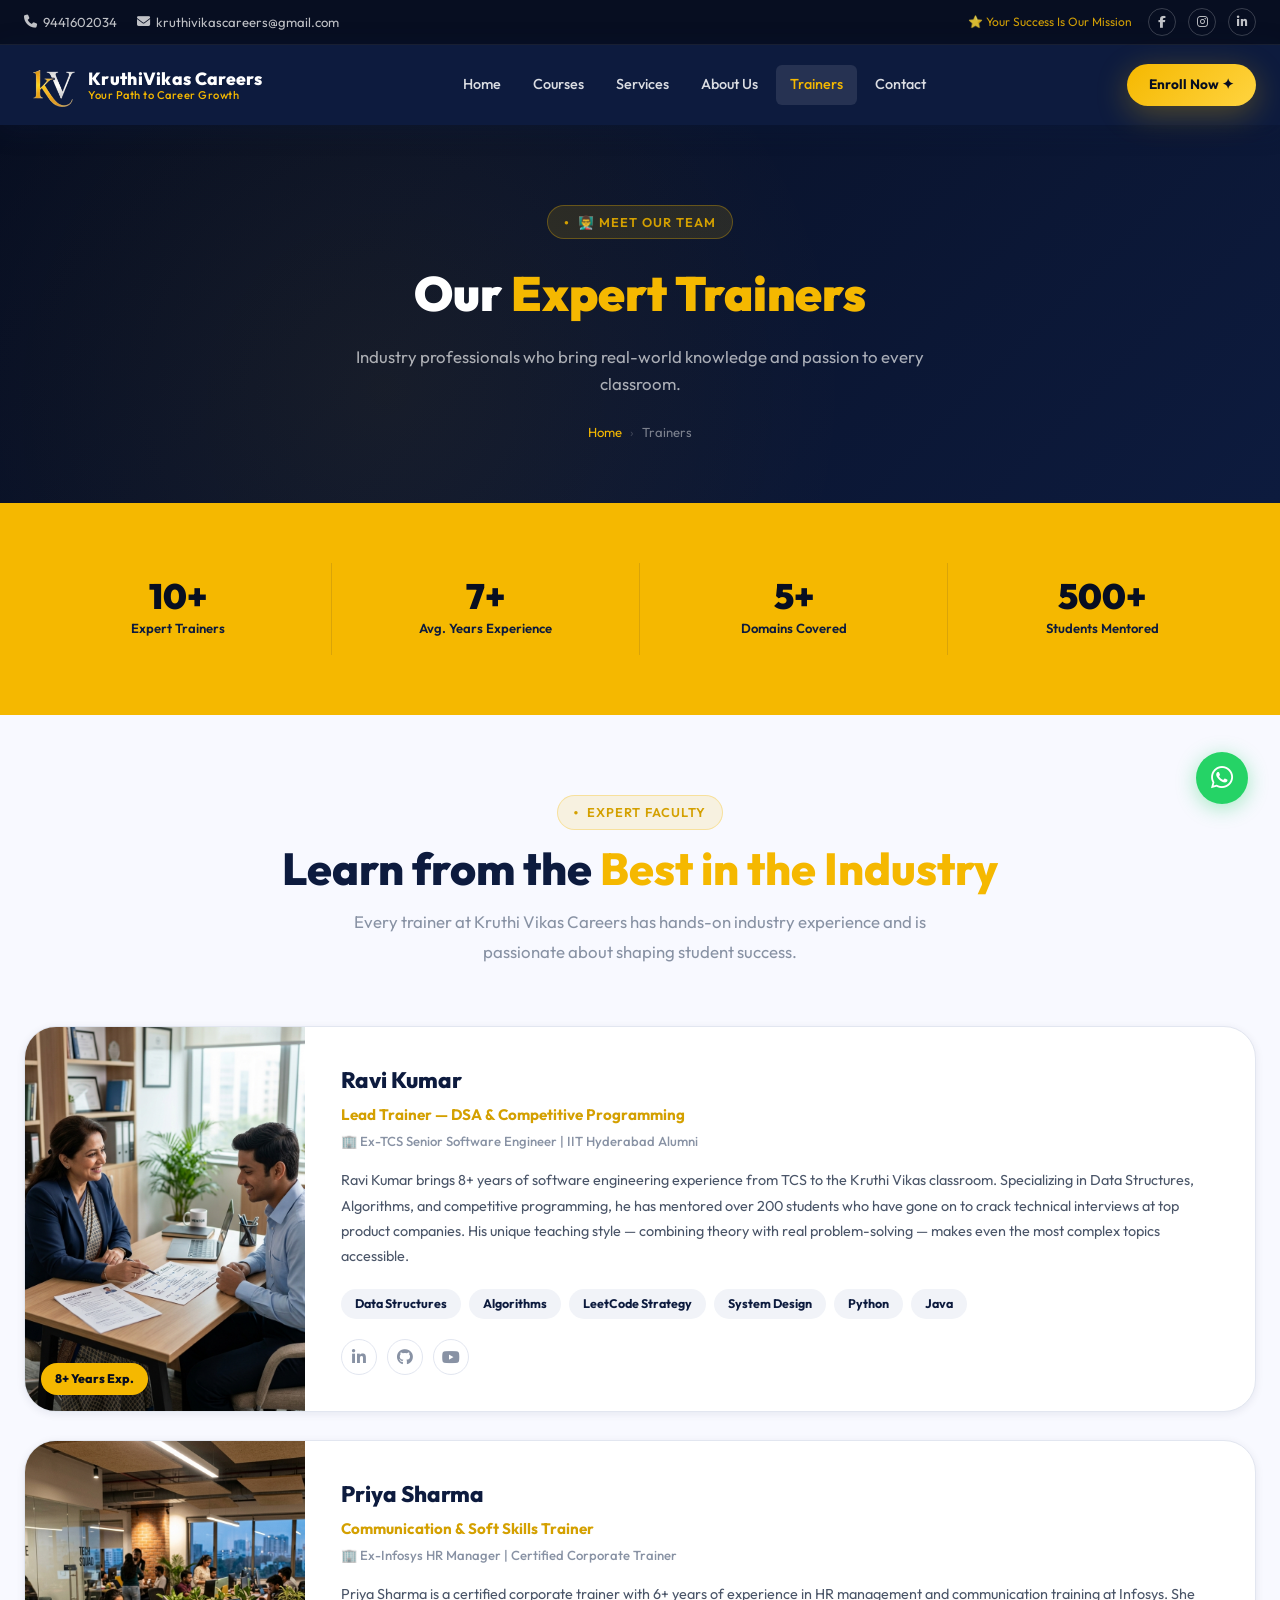
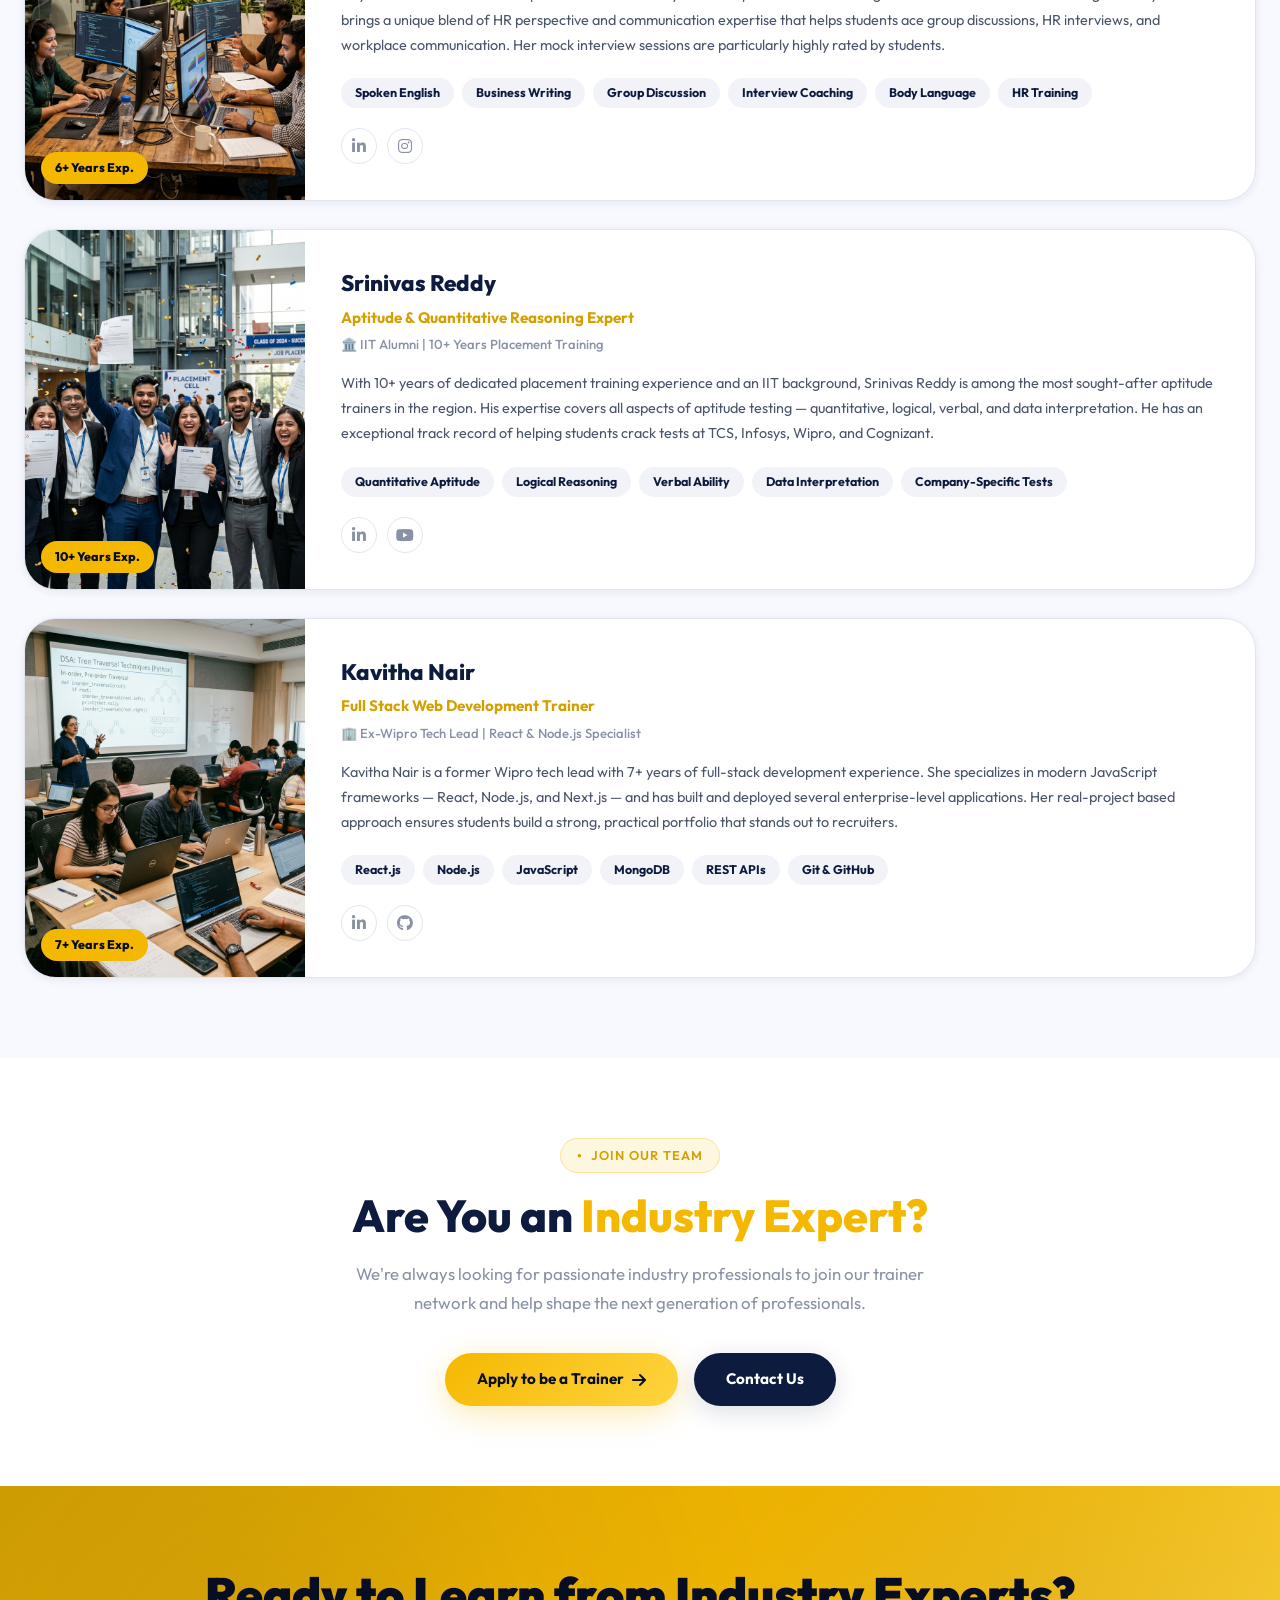
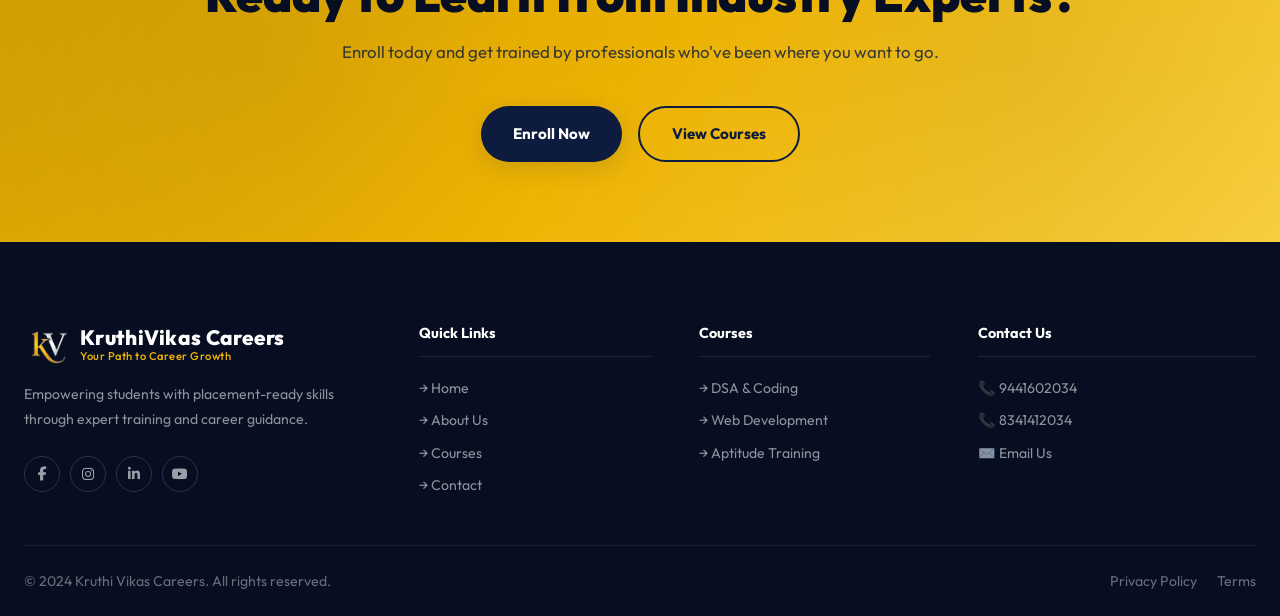
<file: trainers.html>
<!DOCTYPE html>
<html lang="en">
<head>
  <meta charset="UTF-8" />
  <meta name="viewport" content="width=device-width, initial-scale=1.0" />
  <title>Our Trainers | Kruthi Vikas Careers</title>
  <meta name="description" content="Meet the expert trainers at Kruthi Vikas Careers — industry professionals with real experience in IT, data, communications, and placement training." />
  <link rel="stylesheet" href="assets/style.css" />
  <link rel="stylesheet" href="https://cdnjs.cloudflare.com/ajax/libs/font-awesome/6.5.0/css/all.min.css" />
  <style>
    .trainer-full-card {
      background:var(--white);
      border-radius:var(--radius-xl);
      overflow:hidden;
      box-shadow:var(--shadow-sm);
      border:1px solid var(--gray-200);
      transition:var(--transition);
      display:grid;
      grid-template-columns:280px 1fr;
    }
    .trainer-full-card:hover { box-shadow:var(--shadow-lg);border-color:var(--gray-200); }
    .tfc-img { background:linear-gradient(135deg,var(--navy-dark),var(--navy));position:relative;min-height:300px; }
    .tfc-img img { width:100%;height:100%;object-fit:cover; }
    .tfc-exp { position:absolute;bottom:16px;left:16px;background:var(--gold);color:var(--navy-dark);font-size:0.78rem;font-weight:800;padding:6px 14px;border-radius:var(--radius-full); }
    .tfc-body { padding:36px; }
    .tfc-body h2 { font-size:1.4rem;font-weight:800;color:var(--navy);margin-bottom:4px; }
    .tfc-designation { color:var(--gold-dark);font-weight:700;font-size:0.95rem;margin-bottom:4px; }
    .tfc-company { font-size:0.82rem;color:var(--gray-500);margin-bottom:16px;font-weight:500; }
    .tfc-bio { font-size:0.9rem;color:var(--gray-700);line-height:1.75;margin-bottom:20px; }
    .tfc-skills { display:flex;flex-wrap:wrap;gap:8px;margin-bottom:20px; }
    .skill-tag { background:var(--gray-100);color:var(--navy);font-size:0.78rem;font-weight:700;padding:5px 14px;border-radius:var(--radius-full); }
    .tfc-social { display:flex;gap:10px; }
    .tfc-social a { width:36px;height:36px;border-radius:50%;border:1.5px solid var(--gray-200);display:grid;place-items:center;color:var(--gray-500);transition:var(--transition-fast); }
    .tfc-social a:hover { background:var(--navy);color:var(--white);border-color:var(--navy); }
    .trainers-list { display:flex;flex-direction:column;gap:28px;margin-top:60px; }
    @media(max-width:768px){.trainer-full-card{grid-template-columns:1fr;}.tfc-img{min-height:260px;}}
  </style>
</head>
<body>

<!-- TOP BAR -->
<div id="topbar"><div class="container"><div class="topbar-left"><span class="topbar-item"><i class="fa fa-phone"></i> <a href="tel:9441602034">9441602034</a></span><span class="topbar-item"><i class="fa fa-envelope"></i> <a href="mailto:kruthivikascareers@gmail.com">kruthivikascareers@gmail.com</a></span></div><div class="topbar-right"><span style="font-size:0.75rem;color:rgba(245,184,0,0.85);">⭐ Your Success Is Our Mission</span><div class="social-links"><a href="#"><i class="fab fa-facebook-f"></i></a><a href="#"><i class="fab fa-instagram"></i></a><a href="#"><i class="fab fa-linkedin-in"></i></a></div></div></div></div>

<!-- NAVBAR -->
<nav id="navbar">
  <div class="container"><div class="nav-inner">
    <a href="index.html" class="nav-logo"><div class="logo-icon"><img src="assets/46ccb9069b9841e4b9cde6049a14264a.png" alt="KV Logo" /></div><div class="logo-text"><span class="name">KruthiVikas Careers</span><span class="tagline">Your Path to Career Growth</span></div></a>
    <ul class="nav-links"><li><a href="index.html">Home</a></li><li><a href="courses.html">Courses</a></li><li><a href="services.html">Services</a></li><li><a href="about.html">About Us</a></li><li><a href="trainers.html" class="active">Trainers</a></li><li><a href="contact.html">Contact</a></li></ul>
    <div class="nav-actions"><a href="contact.html" class="btn btn-primary btn-sm">Enroll Now ✦</a><button class="hamburger" id="hamburger"><span></span><span></span><span></span></button></div>
  </div></div>
</nav>
<div class="mobile-nav" id="mobileNav"><div class="mobile-nav-header"><a href="index.html" class="nav-logo"><div class="logo-icon" style="width:40px;height:40px;"><img src="assets/46ccb9069b9841e4b9cde6049a14264a.png" alt="KV Logo" /></div><div class="logo-text"><span class="name">KruthiVikas Careers</span></div></a><button class="mobile-nav-close" id="mobileNavClose">✕</button></div><div class="mobile-nav-links"><a href="index.html">🏠 Home</a><a href="courses.html">📚 Courses</a><a href="services.html">⚡ Services</a><a href="about.html">ℹ️ About Us</a><a href="trainers.html">👨‍🏫 Trainers</a><a href="contact.html">📞 Contact</a></div><div class="mobile-nav-footer"><div class="mobile-nav-cta"><a href="contact.html" class="btn btn-primary" style="justify-content:center;">Enroll Now ✦</a></div></div></div>

<!-- PAGE HEADER -->
<div class="page-header">
  <div class="container"><div class="page-header-inner">
    <div class="section-tag" style="margin:0 auto 16px;">👨‍🏫 Meet Our Team</div>
    <h1>Our <span>Expert Trainers</span></h1>
    <p>Industry professionals who bring real-world knowledge and passion to every classroom.</p>
    <div class="breadcrumb"><a href="index.html">Home</a><span class="sep">›</span><span>Trainers</span></div>
  </div></div>
</div>

<!-- TRAINER INTRO STATS -->
<section style="padding:60px 0;background:var(--gold);">
  <div class="container">
    <div class="stats-grid">
      <div class="stat-item" style="border-color:rgba(13,27,62,0.12);">
        <div class="stat-num" style="color:var(--navy-dark);">10+</div>
        <div class="stat-desc" style="color:var(--navy);">Expert Trainers</div>
      </div>
      <div class="stat-item" style="border-color:rgba(13,27,62,0.12);">
        <div class="stat-num" style="color:var(--navy-dark);">7+</div>
        <div class="stat-desc" style="color:var(--navy);">Avg. Years Experience</div>
      </div>
      <div class="stat-item" style="border-color:rgba(13,27,62,0.12);">
        <div class="stat-num" style="color:var(--navy-dark);">5+</div>
        <div class="stat-desc" style="color:var(--navy);">Domains Covered</div>
      </div>
      <div class="stat-item" style="border-color:rgba(13,27,62,0.12);">
        <div class="stat-num" style="color:var(--navy-dark);">500+</div>
        <div class="stat-desc" style="color:var(--navy);">Students Mentored</div>
      </div>
    </div>
  </div>
</section>

<!-- TRAINERS LIST -->
<section style="padding:80px 0;background:var(--off-white);">
  <div class="container">
    <div class="section-header fade-up">
      <div class="section-tag">Expert Faculty</div>
      <h2 class="section-title">Learn from the <span class="highlight">Best in the Industry</span></h2>
      <p class="section-subtitle">Every trainer at Kruthi Vikas Careers has hands-on industry experience and is passionate about shaping student success.</p>
    </div>

    <div class="trainers-list">

      <div class="trainer-full-card fade-up">
        <div class="tfc-img">
          <img src="assets/career_guidance.png" alt="Ravi Kumar" loading="lazy" />
          <span class="tfc-exp">8+ Years Exp.</span>
        </div>
        <div class="tfc-body">
          <h2>Ravi Kumar</h2>
          <div class="tfc-designation">Lead Trainer — DSA & Competitive Programming</div>
          <div class="tfc-company">🏢 Ex-TCS Senior Software Engineer | IIT Hyderabad Alumni</div>
          <p class="tfc-bio">Ravi Kumar brings 8+ years of software engineering experience from TCS to the Kruthi Vikas classroom. Specializing in Data Structures, Algorithms, and competitive programming, he has mentored over 200 students who have gone on to crack technical interviews at top product companies. His unique teaching style — combining theory with real problem-solving — makes even the most complex topics accessible.</p>
          <div class="tfc-skills">
            <span class="skill-tag">Data Structures</span>
            <span class="skill-tag">Algorithms</span>
            <span class="skill-tag">LeetCode Strategy</span>
            <span class="skill-tag">System Design</span>
            <span class="skill-tag">Python</span>
            <span class="skill-tag">Java</span>
          </div>
          <div class="tfc-social">
            <a href="#" aria-label="LinkedIn"><i class="fab fa-linkedin-in"></i></a>
            <a href="#" aria-label="GitHub"><i class="fab fa-github"></i></a>
            <a href="#" aria-label="YouTube"><i class="fab fa-youtube"></i></a>
          </div>
        </div>
      </div>

      <div class="trainer-full-card fade-up">
        <div class="tfc-img">
          <img src="assets/internship_work.png" alt="Priya Sharma" loading="lazy" />
          <span class="tfc-exp">6+ Years Exp.</span>
        </div>
        <div class="tfc-body">
          <h2>Priya Sharma</h2>
          <div class="tfc-designation">Communication & Soft Skills Trainer</div>
          <div class="tfc-company">🏢 Ex-Infosys HR Manager | Certified Corporate Trainer</div>
          <p class="tfc-bio">Priya Sharma is a certified corporate trainer with 6+ years of experience in HR management and communication training at Infosys. She brings a unique blend of HR perspective and communication expertise that helps students ace group discussions, HR interviews, and workplace communication. Her mock interview sessions are particularly highly rated by students.</p>
          <div class="tfc-skills">
            <span class="skill-tag">Spoken English</span>
            <span class="skill-tag">Business Writing</span>
            <span class="skill-tag">Group Discussion</span>
            <span class="skill-tag">Interview Coaching</span>
            <span class="skill-tag">Body Language</span>
            <span class="skill-tag">HR Training</span>
          </div>
          <div class="tfc-social">
            <a href="#" aria-label="LinkedIn"><i class="fab fa-linkedin-in"></i></a>
            <a href="#" aria-label="Instagram"><i class="fab fa-instagram"></i></a>
          </div>
        </div>
      </div>

      <div class="trainer-full-card fade-up">
        <div class="tfc-img">
          <img src="assets/placement_success.png" alt="Srinivas Reddy" loading="lazy" />
          <span class="tfc-exp">10+ Years Exp.</span>
        </div>
        <div class="tfc-body">
          <h2>Srinivas Reddy</h2>
          <div class="tfc-designation">Aptitude & Quantitative Reasoning Expert</div>
          <div class="tfc-company">🏛️ IIT Alumni | 10+ Years Placement Training</div>
          <p class="tfc-bio">With 10+ years of dedicated placement training experience and an IIT background, Srinivas Reddy is among the most sought-after aptitude trainers in the region. His expertise covers all aspects of aptitude testing — quantitative, logical, verbal, and data interpretation. He has an exceptional track record of helping students crack tests at TCS, Infosys, Wipro, and Cognizant.</p>
          <div class="tfc-skills">
            <span class="skill-tag">Quantitative Aptitude</span>
            <span class="skill-tag">Logical Reasoning</span>
            <span class="skill-tag">Verbal Ability</span>
            <span class="skill-tag">Data Interpretation</span>
            <span class="skill-tag">Company-Specific Tests</span>
          </div>
          <div class="tfc-social">
            <a href="#" aria-label="LinkedIn"><i class="fab fa-linkedin-in"></i></a>
            <a href="#" aria-label="YouTube"><i class="fab fa-youtube"></i></a>
          </div>
        </div>
      </div>

      <div class="trainer-full-card fade-up">
        <div class="tfc-img">
          <img src="assets/training_classroom.png" alt="Kavitha Nair" loading="lazy" />
          <span class="tfc-exp">7+ Years Exp.</span>
        </div>
        <div class="tfc-body">
          <h2>Kavitha Nair</h2>
          <div class="tfc-designation">Full Stack Web Development Trainer</div>
          <div class="tfc-company">🏢 Ex-Wipro Tech Lead | React & Node.js Specialist</div>
          <p class="tfc-bio">Kavitha Nair is a former Wipro tech lead with 7+ years of full-stack development experience. She specializes in modern JavaScript frameworks — React, Node.js, and Next.js — and has built and deployed several enterprise-level applications. Her real-project based approach ensures students build a strong, practical portfolio that stands out to recruiters.</p>
          <div class="tfc-skills">
            <span class="skill-tag">React.js</span>
            <span class="skill-tag">Node.js</span>
            <span class="skill-tag">JavaScript</span>
            <span class="skill-tag">MongoDB</span>
            <span class="skill-tag">REST APIs</span>
            <span class="skill-tag">Git & GitHub</span>
          </div>
          <div class="tfc-social">
            <a href="#" aria-label="LinkedIn"><i class="fab fa-linkedin-in"></i></a>
            <a href="#" aria-label="GitHub"><i class="fab fa-github"></i></a>
          </div>
        </div>
      </div>

    </div>
  </div>
</section>

<!-- JOIN US AS TRAINER -->
<section style="padding:80px 0;background:var(--white);">
  <div class="container">
    <div style="max-width:700px;margin:0 auto;text-align:center;" class="fade-up">
      <div class="section-tag" style="margin:0 auto 16px;">Join Our Team</div>
      <h2 class="section-title" style="margin-bottom:16px;">Are You an <span class="highlight">Industry Expert?</span></h2>
      <p class="section-subtitle" style="margin:0 auto 36px;">We're always looking for passionate industry professionals to join our trainer network and help shape the next generation of professionals.</p>
      <div style="display:flex;gap:16px;justify-content:center;flex-wrap:wrap;">
        <a href="contact.html" class="btn btn-primary">Apply to be a Trainer <i class="fa fa-arrow-right"></i></a>
        <a href="contact.html" class="btn btn-navy">Contact Us</a>
      </div>
    </div>
  </div>
</section>

<!-- CTA -->
<section id="cta-banner">
  <div class="container"><div class="cta-inner">
    <h2>Ready to Learn from Industry Experts?</h2>
    <p>Enroll today and get trained by professionals who've been where you want to go.</p>
    <div class="cta-buttons"><a href="contact.html" class="btn btn-navy">Enroll Now</a><a href="courses.html" class="btn btn-outline" style="border-color:var(--navy);color:var(--navy);">View Courses</a></div>
  </div></div>
</section>

<!-- FOOTER -->
<footer><div class="container"><div class="footer-main"><div class="footer-brand"><a href="index.html" class="nav-logo"><div class="logo-icon" style="width:44px;height:44px;"><img src="assets/46ccb9069b9841e4b9cde6049a14264a.png" alt="KV Logo" /></div><div class="logo-text"><span class="name">KruthiVikas Careers</span><span class="tagline" style="color:var(--gold);">Your Path to Career Growth</span></div></a><p>Empowering students with placement-ready skills through expert training and career guidance.</p><div class="footer-social"><a href="#"><i class="fab fa-facebook-f"></i></a><a href="#"><i class="fab fa-instagram"></i></a><a href="#"><i class="fab fa-linkedin-in"></i></a><a href="#"><i class="fab fa-youtube"></i></a></div></div><div class="footer-col"><h4>Quick Links</h4><ul><li><a href="index.html">→ Home</a></li><li><a href="about.html">→ About Us</a></li><li><a href="courses.html">→ Courses</a></li><li><a href="contact.html">→ Contact</a></li></ul></div><div class="footer-col"><h4>Courses</h4><ul><li><a href="courses.html">→ DSA & Coding</a></li><li><a href="courses.html">→ Web Development</a></li><li><a href="courses.html">→ Aptitude Training</a></li></ul></div><div class="footer-col"><h4>Contact Us</h4><ul><li><a href="tel:9441602034">📞 9441602034</a></li><li><a href="tel:8341412034">📞 8341412034</a></li><li><a href="mailto:kruthivikascareers@gmail.com">✉️ Email Us</a></li></ul></div></div><div class="footer-bottom"><p>© 2024 Kruthi Vikas Careers. All rights reserved.</p><div class="footer-links"><a href="#">Privacy Policy</a><a href="#">Terms</a></div></div></div></footer>

<a href="https://wa.me/919441602034" id="wa-float" aria-label="WhatsApp"><i class="fab fa-whatsapp"></i></a>
<button id="scroll-top" onclick="scrollToTop()"><i class="fa fa-arrow-up"></i></button>
<script>
const hamburger=document.getElementById('hamburger'),mobileNav=document.getElementById('mobileNav'),mobileNavClose=document.getElementById('mobileNavClose');
window.addEventListener('scroll',()=>{document.getElementById('navbar').classList.toggle('scrolled',window.scrollY>60);document.getElementById('scroll-top').classList.toggle('visible',window.scrollY>60);});
hamburger.addEventListener('click',()=>{hamburger.classList.toggle('open');mobileNav.classList.toggle('open');document.body.style.overflow=mobileNav.classList.contains('open')?'hidden':'';});
mobileNavClose.addEventListener('click',()=>{hamburger.classList.remove('open');mobileNav.classList.remove('open');document.body.style.overflow='';});
function scrollToTop(){window.scrollTo({top:0,behavior:'smooth'});}
const obs=new IntersectionObserver(e=>e.forEach(e=>e.isIntersecting&&e.target.classList.add('visible')),{threshold:0.1});
document.querySelectorAll('.fade-up').forEach(el=>obs.observe(el));
</script>
</body>
</html>
</file>
<file: assets/style.css>
/* ==========================================================
   KRUTHI VIKAS CAREERS — Main Stylesheet
   Color Palette: Deep Navy #0D1B3E | Gold #F5B800 | White #FFFFFF
   ========================================================== */

@import url('https://fonts.googleapis.com/css2?family=Outfit:wght@300;400;500;600;700;800;900&family=Poppins:wght@300;400;500;600;700;800&display=swap');

/* ─── CSS Custom Properties ─── */
:root {
  --navy:        #0D1B3E;
  --navy-light:  #1A2F5E;
  --navy-dark:   #070E21;
  --gold:        #F5B800;
  --gold-light:  #FFD440;
  --gold-dark:   #D4A000;
  --white:       #FFFFFF;
  --off-white:   #F8F9FF;
  --gray-100:    #F1F3F8;
  --gray-200:    #E2E6F0;
  --gray-500:    #8892A4;
  --gray-700:    #4A5568;
  --text-dark:   #1A202C;

  --font-main:   'Outfit', sans-serif;
  --font-accent: 'Poppins', sans-serif;

  --radius-sm:   6px;
  --radius-md:   12px;
  --radius-lg:   20px;
  --radius-xl:   32px;
  --radius-full: 9999px;

  --shadow-sm:   0 2px 8px rgba(13,27,62,0.08);
  --shadow-md:   0 6px 24px rgba(13,27,62,0.14);
  --shadow-lg:   0 16px 48px rgba(13,27,62,0.20);
  --shadow-gold: 0 8px 32px rgba(245,184,0,0.30);

  --transition:  all 0.3s cubic-bezier(0.4, 0, 0.2, 1);
  --transition-fast: all 0.15s ease;
}

/* ─── Reset & Base ─── */
*, *::before, *::after { box-sizing: border-box; margin: 0; padding: 0; }

html {
  scroll-behavior: smooth;
  font-size: 16px;
}

body {
  font-family: var(--font-main);
  color: var(--text-dark);
  background: var(--white);
  line-height: 1.6;
  overflow-x: hidden;
}

img { max-width: 100%; height: auto; display: block; }
a  { text-decoration: none; color: inherit; }
ul { list-style: none; }
button { cursor: pointer; border: none; background: none; font-family: inherit; }

.container {
  width: 100%;
  max-width: 1280px;
  margin: 0 auto;
  padding: 0 24px;
}

/* ─── Typography Utilities ─── */
.section-tag {
  display: inline-flex;
  align-items: center;
  gap: 8px;
  background: rgba(245,184,0,0.12);
  color: var(--gold-dark);
  border: 1px solid rgba(245,184,0,0.30);
  padding: 6px 16px;
  border-radius: var(--radius-full);
  font-size: 0.8rem;
  font-weight: 600;
  text-transform: uppercase;
  letter-spacing: 1px;
}
.section-tag::before { content: '●'; font-size: 0.5rem; }

.section-title {
  font-size: clamp(1.8rem, 4vw, 2.8rem);
  font-weight: 800;
  line-height: 1.2;
  color: var(--navy);
}
.section-title .highlight { color: var(--gold); }
.section-title .highlight-white { color: var(--white); }

.section-subtitle {
  font-size: 1.05rem;
  color: var(--gray-500);
  max-width: 600px;
  line-height: 1.75;
}

/* ─── Buttons ─── */
.btn {
  display: inline-flex;
  align-items: center;
  gap: 8px;
  padding: 14px 32px;
  border-radius: var(--radius-full);
  font-size: 0.95rem;
  font-weight: 700;
  transition: var(--transition);
  white-space: nowrap;
}
.btn-primary {
  background: linear-gradient(135deg, var(--gold), var(--gold-light));
  color: var(--navy-dark);
  box-shadow: var(--shadow-gold);
}
.btn-primary:hover {
  background: linear-gradient(135deg, var(--gold-light), var(--gold));
  transform: translateY(-2px);
  box-shadow: 0 12px 40px rgba(245,184,0,0.45);
}
.btn-outline {
  border: 2px solid var(--white);
  color: var(--white);
  background: transparent;
}
.btn-outline:hover {
  background: var(--white);
  color: var(--navy);
}
.btn-navy {
  background: var(--navy);
  color: var(--white);
  box-shadow: var(--shadow-md);
}
.btn-navy:hover {
  background: var(--navy-light);
  transform: translateY(-2px);
}
.btn-gold-outline {
  border: 2px solid var(--gold);
  color: var(--gold);
  background: transparent;
}
.btn-gold-outline:hover {
  background: var(--gold);
  color: var(--navy-dark);
}
.btn-sm { padding: 10px 22px; font-size: 0.85rem; }
.btn svg, .btn i { font-size: 1rem; }

/* ─── Topbar ─── */
#topbar {
  background: var(--navy-dark);
  color: rgba(255,255,255,0.75);
  font-size: 0.82rem;
  padding: 8px 0;
  border-bottom: 1px solid rgba(255,255,255,0.08);
}
#topbar .container {
  display: flex;
  align-items: center;
  justify-content: space-between;
  flex-wrap: wrap;
  gap: 8px;
}
#topbar .topbar-left { display: flex; align-items: center; gap: 20px; flex-wrap: wrap; }
#topbar .topbar-right { display: flex; align-items: center; gap: 16px; }
#topbar a { color: rgba(255,255,255,0.75); transition: var(--transition-fast); }
#topbar a:hover { color: var(--gold); }
#topbar .topbar-item { display: flex; align-items: center; gap: 6px; }
.social-links { display: flex; align-items: center; gap: 12px; }
.social-links a {
  width: 28px; height: 28px;
  display: grid; place-items: center;
  border-radius: 50%;
  border: 1px solid rgba(255,255,255,0.20);
  color: rgba(255,255,255,0.7);
  font-size: 0.75rem;
  transition: var(--transition-fast);
}
.social-links a:hover { background: var(--gold); color: var(--navy-dark); border-color: var(--gold); }

/* ─── Navbar ─── */
#navbar {
  position: sticky;
  top: 0;
  z-index: 1000;
  background: var(--navy);
  box-shadow: 0 4px 24px rgba(13,27,62,0.30);
  transition: var(--transition);
}
#navbar.scrolled {
  background: rgba(13,27,62,0.97);
  backdrop-filter: blur(16px);
}
#navbar .nav-inner {
  display: flex;
  align-items: center;
  justify-content: space-between;
  padding: 14px 0;
  gap: 24px;
}

/* Logo */
.nav-logo { display: flex; align-items: center; gap: 12px; flex-shrink: 0; }
.nav-logo .logo-icon {
  width: 52px; height: 52px;
  border-radius: var(--radius-md);
  display: grid; place-items: center;
  overflow: hidden;
  flex-shrink: 0;
}
.nav-logo .logo-icon img {
  width: 100%;
  height: 100%;
  object-fit: contain;
  display: block;
}
.nav-logo .logo-text { line-height: 1.2; }
.nav-logo .logo-text .name {
  display: block;
  font-size: 1.1rem;
  font-weight: 800;
  color: var(--white);
  letter-spacing: 0.3px;
}
.nav-logo .logo-text .tagline {
  display: block;
  font-size: 0.7rem;
  color: var(--gold);
  font-weight: 500;
  letter-spacing: 0.5px;
}

/* Nav Links */
.nav-links {
  display: flex;
  align-items: center;
  gap: 4px;
}
.nav-links a, .nav-links .dropdown-trigger {
  color: rgba(255,255,255,0.85);
  font-size: 0.9rem;
  font-weight: 500;
  padding: 8px 14px;
  border-radius: var(--radius-sm);
  transition: var(--transition-fast);
  display: flex;
  align-items: center;
  gap: 5px;
  white-space: nowrap;
}
.nav-links a:hover,
.nav-links a.active,
.nav-links .dropdown-trigger:hover {
  background: rgba(255,255,255,0.1);
  color: var(--gold);
}

/* Dropdown */
.nav-dropdown { position: relative; }
.dropdown-trigger { cursor: pointer; }
.dropdown-trigger svg { width: 12px; height: 12px; transition: transform 0.2s; }
.nav-dropdown:hover .dropdown-trigger svg { transform: rotate(180deg); }
.dropdown-menu {
  position: absolute;
  top: calc(100% + 8px);
  left: 50%;
  transform: translateX(-50%) translateY(8px);
  min-width: 220px;
  background: var(--white);
  border-radius: var(--radius-md);
  box-shadow: var(--shadow-lg);
  border: 1px solid var(--gray-200);
  padding: 8px;
  opacity: 0;
  visibility: hidden;
  transition: all 0.2s ease;
  z-index: 100;
}
.nav-dropdown:hover .dropdown-menu {
  opacity: 1;
  visibility: visible;
  transform: translateX(-50%) translateY(0);
}
.dropdown-menu a {
  display: flex;
  align-items: center;
  gap: 10px;
  padding: 10px 16px;
  border-radius: var(--radius-sm);
  color: var(--navy);
  font-size: 0.88rem;
  font-weight: 500;
}
.dropdown-menu a:hover { background: var(--gray-100); color: var(--gold-dark); }
.dropdown-menu a .dm-icon {
  width: 32px; height: 32px;
  background: var(--gray-100);
  border-radius: 8px;
  display: grid; place-items: center;
  font-size: 1rem;
  flex-shrink: 0;
}

/* Nav Actions */
.nav-actions { display: flex; align-items: center; gap: 12px; flex-shrink: 0; }

/* Hamburger */
.hamburger {
  display: none;
  flex-direction: column;
  gap: 5px;
  padding: 6px;
  cursor: pointer;
  border-radius: var(--radius-sm);
}
.hamburger span {
  display: block;
  width: 24px; height: 2px;
  background: var(--white);
  border-radius: 2px;
  transition: var(--transition);
}
.hamburger.open span:nth-child(1) { transform: translateY(7px) rotate(45deg); }
.hamburger.open span:nth-child(2) { opacity: 0; }
.hamburger.open span:nth-child(3) { transform: translateY(-7px) rotate(-45deg); }

/* Mobile Nav */
.mobile-nav {
  display: none;
  position: fixed;
  top: 0; left: 0;
  width: 100%; height: 100%;
  background: var(--navy-dark);
  z-index: 999;
  flex-direction: column;
  overflow-y: auto;
}
.mobile-nav.open { display: flex; }
.mobile-nav-header {
  display: flex;
  align-items: center;
  justify-content: space-between;
  padding: 20px 24px;
  border-bottom: 1px solid rgba(255,255,255,0.08);
}
.mobile-nav-close {
  width: 40px; height: 40px;
  display: grid; place-items: center;
  color: var(--white);
  font-size: 1.4rem;
  border-radius: 50%;
  border: 1px solid rgba(255,255,255,0.15);
}
.mobile-nav-links { padding: 24px; display: flex; flex-direction: column; gap: 4px; }
.mobile-nav-links a {
  color: rgba(255,255,255,0.85);
  padding: 14px 16px;
  border-radius: var(--radius-sm);
  font-size: 1rem;
  font-weight: 500;
  border-bottom: 1px solid rgba(255,255,255,0.06);
  display: flex;
  align-items: center;
  justify-content: space-between;
}
.mobile-nav-links a:hover { color: var(--gold); background: rgba(255,255,255,0.05); }
.mobile-nav-footer { padding: 24px; margin-top: auto; border-top: 1px solid rgba(255,255,255,0.08); }
.mobile-nav-cta { display: flex; flex-direction: column; gap: 12px; }

/* ─── HERO SECTION ─── */
#hero {
  position: relative;
  min-height: 100vh;
  display: flex;
  align-items: center;
  overflow: hidden;
  background: linear-gradient(135deg, var(--navy-dark) 0%, var(--navy) 50%, #162550 100%);
}
.hero-bg-pattern {
  position: absolute;
  inset: 0;
  opacity: 0.04;
  background-image:
    radial-gradient(circle at 20% 30%, var(--gold) 1px, transparent 1px),
    radial-gradient(circle at 80% 70%, var(--gold) 1px, transparent 1px);
  background-size: 60px 60px;
}
.hero-glow {
  position: absolute;
  width: 600px; height: 600px;
  border-radius: 50%;
  background: radial-gradient(circle, rgba(245,184,0,0.08) 0%, transparent 70%);
  top: -100px; right: -100px;
  pointer-events: none;
}
.hero-glow-2 {
  position: absolute;
  width: 400px; height: 400px;
  border-radius: 50%;
  background: radial-gradient(circle, rgba(26,47,94,0.5) 0%, transparent 70%);
  bottom: -100px; left: -50px;
  pointer-events: none;
}

.hero-inner {
  display: grid;
  grid-template-columns: 1fr 1fr;
  gap: 60px;
  align-items: center;
  width: 100%;
  padding: 100px 0 60px;
}

.hero-badge {
  display: inline-flex;
  align-items: center;
  gap: 8px;
  background: rgba(245,184,0,0.15);
  border: 1px solid rgba(245,184,0,0.35);
  color: var(--gold);
  padding: 8px 18px;
  border-radius: var(--radius-full);
  font-size: 0.82rem;
  font-weight: 600;
  letter-spacing: 0.5px;
  text-transform: uppercase;
  margin-bottom: 24px;
  width: fit-content;
}
.hero-badge .pulse {
  width: 8px; height: 8px;
  background: var(--gold);
  border-radius: 50%;
  animation: pulse-anim 1.5s infinite;
}
@keyframes pulse-anim {
  0%, 100% { opacity: 1; transform: scale(1); }
  50% { opacity: 0.5; transform: scale(1.3); }
}

.hero-title {
  font-size: clamp(2.2rem, 5vw, 3.6rem);
  font-weight: 900;
  line-height: 1.12;
  color: var(--white);
  margin-bottom: 20px;
  letter-spacing: -0.5px;
}
.hero-title .line-gold { color: var(--gold); display: block; }
.hero-title .line-outline {
  -webkit-text-stroke: 2px rgba(255,255,255,0.3);
  color: transparent;
  display: block;
}

.hero-subtitle {
  font-size: 1.08rem;
  color: rgba(255,255,255,0.7);
  line-height: 1.75;
  margin-bottom: 36px;
  max-width: 520px;
}

.hero-cta-group {
  display: flex;
  align-items: center;
  gap: 16px;
  flex-wrap: wrap;
  margin-bottom: 48px;
}

.hero-features {
  display: flex;
  gap: 24px;
  flex-wrap: wrap;
}
.hero-feature {
  display: flex;
  align-items: center;
  gap: 8px;
  color: rgba(255,255,255,0.75);
  font-size: 0.88rem;
  font-weight: 500;
}
.hero-feature .check {
  width: 20px; height: 20px;
  background: linear-gradient(135deg, var(--gold), var(--gold-light));
  border-radius: 50%;
  display: grid; place-items: center;
  color: var(--navy-dark);
  font-size: 0.65rem;
  flex-shrink: 0;
}

/* Hero Right */
.hero-right {
  position: relative;
  display: flex;
  justify-content: center;
  align-items: center;
}
.hero-img-wrap {
  position: relative;
  width: 100%;
  max-width: 560px;
}
.hero-img-wrap img {
  width: 100%;
  border-radius: var(--radius-xl);
  box-shadow: var(--shadow-lg);
  object-fit: cover;
  aspect-ratio: 4/3;
}
.hero-stat-card {
  position: absolute;
  background: rgba(255,255,255,0.97);
  backdrop-filter: blur(12px);
  border-radius: var(--radius-md);
  padding: 14px 20px;
  box-shadow: var(--shadow-md);
  display: flex;
  align-items: center;
  gap: 12px;
  animation: float 3s ease-in-out infinite;
}
.hero-stat-card .stat-icon {
  width: 44px; height: 44px;
  border-radius: var(--radius-sm);
  display: grid; place-items: center;
  font-size: 1.3rem;
  flex-shrink: 0;
}
.hero-stat-card .stat-val {
  font-size: 1.3rem;
  font-weight: 800;
  color: var(--navy);
  line-height: 1;
}
.hero-stat-card .stat-label { font-size: 0.72rem; color: var(--gray-500); font-weight: 500; }
.stat-card-1 { bottom: -24px; left: -24px; animation-delay: 0s; }
.stat-card-2 { top: -24px; right: -24px; animation-delay: 1s; }
.stat-card-3 { top: 50%; right: -32px; transform: translateY(-50%); animation-delay: 0.5s; }
@keyframes float {
  0%,100% { transform: translateY(0); }
  50%      { transform: translateY(-8px); }
}
.stat-card-3 { animation-name: float-side; }
@keyframes float-side {
  0%,100% { transform: translateY(-50%) translateX(0); }
  50%      { transform: translateY(-50%) translateX(-6px); }
}

/* Hero Scroll Indicator */
.scroll-indicator {
  position: absolute;
  bottom: 32px;
  left: 50%;
  transform: translateX(-50%);
  display: flex;
  flex-direction: column;
  align-items: center;
  gap: 8px;
  color: rgba(255,255,255,0.5);
  font-size: 0.75rem;
  animation: bounce 2s infinite;
}
.scroll-indicator .scroll-dot {
  width: 24px; height: 40px;
  border: 2px solid rgba(255,255,255,0.3);
  border-radius: 12px;
  display: flex;
  justify-content: center;
  padding-top: 6px;
}
.scroll-indicator .scroll-dot::after {
  content: '';
  width: 4px; height: 8px;
  background: var(--gold);
  border-radius: 2px;
  animation: scroll-down 1.5s infinite;
}
@keyframes scroll-down {
  0%   { transform: translateY(0); opacity: 1; }
  100% { transform: translateY(12px); opacity: 0; }
}
@keyframes bounce { 0%,100%{transform:translateX(-50%) translateY(0)} 50%{transform:translateX(-50%) translateY(-6px)} }

/* ─── STATS STRIP ─── */
#stats-strip {
  background: var(--gold);
  padding: 24px 0;
  overflow: hidden;
}
.stats-grid {
  display: grid;
  grid-template-columns: repeat(4, 1fr);
  gap: 0;
}
.stat-item {
  text-align: center;
  padding: 16px 24px;
  border-right: 1px solid rgba(13,27,62,0.15);
}
.stat-item:last-child { border-right: none; }
.stat-num {
  font-size: 2.2rem;
  font-weight: 900;
  color: var(--navy-dark);
  line-height: 1;
}
.stat-desc { font-size: 0.82rem; color: var(--navy); font-weight: 600; margin-top: 4px; }

/* ─── ABOUT / WHY US ─── */
#why-us {
  padding: 100px 0;
  background: var(--white);
  position: relative;
  overflow: hidden;
}
.why-us-inner {
  display: grid;
  grid-template-columns: 1fr 1fr;
  gap: 80px;
  align-items: center;
}
.why-us-img-wrap {
  position: relative;
}
.why-us-img-wrap .main-img {
  width: 100%;
  border-radius: var(--radius-xl);
  box-shadow: var(--shadow-lg);
  object-fit: cover;
  aspect-ratio: 4/3;
}
.why-us-img-wrap .accent-img {
  position: absolute;
  bottom: -24px;
  right: -24px;
  width: 45%;
  border-radius: var(--radius-lg);
  border: 4px solid var(--white);
  box-shadow: var(--shadow-md);
  object-fit: cover;
  aspect-ratio: 1;
}
.why-us-img-wrap .exp-badge {
  position: absolute;
  top: 24px;
  left: -24px;
  background: var(--gold);
  color: var(--navy-dark);
  padding: 16px 20px;
  border-radius: var(--radius-md);
  text-align: center;
  box-shadow: var(--shadow-gold);
}
.why-us-img-wrap .exp-badge .num {
  display: block;
  font-size: 2rem;
  font-weight: 900;
  line-height: 1;
}
.why-us-img-wrap .exp-badge .label {
  font-size: 0.72rem;
  font-weight: 700;
  text-transform: uppercase;
  letter-spacing: 0.5px;
}

.why-us-content .section-tag { margin-bottom: 16px; }
.why-us-content .section-title { margin-bottom: 16px; }
.why-us-content .section-subtitle { margin-bottom: 36px; }

.usp-list { display: flex; flex-direction: column; gap: 16px; margin-bottom: 36px; }
.usp-item {
  display: flex;
  gap: 16px;
  align-items: flex-start;
  padding: 16px;
  border-radius: var(--radius-md);
  border: 1px solid var(--gray-200);
  transition: var(--transition);
}
.usp-item:hover {
  border-color: var(--gold);
  box-shadow: 0 4px 20px rgba(245,184,0,0.12);
  transform: translateX(4px);
}
.usp-icon {
  width: 48px; height: 48px;
  background: linear-gradient(135deg, var(--navy), var(--navy-light));
  border-radius: var(--radius-sm);
  display: grid; place-items: center;
  font-size: 1.3rem;
  flex-shrink: 0;
  color: var(--gold);
}
.usp-text h4 { font-size: 0.95rem; font-weight: 700; color: var(--navy); margin-bottom: 4px; }
.usp-text p  { font-size: 0.85rem; color: var(--gray-500); line-height: 1.5; }

/* ─── COURSES ─── */
#courses {
  padding: 100px 0;
  background: var(--off-white);
}
.section-header {
  text-align: center;
  margin-bottom: 60px;
}
.section-header .section-tag { margin-bottom: 12px; }
.section-header .section-title { margin-bottom: 12px; }
.section-header .section-subtitle { margin: 0 auto; }

.courses-grid {
  display: grid;
  grid-template-columns: repeat(auto-fill, minmax(300px, 1fr));
  gap: 28px;
}
.course-card {
  background: var(--white);
  border-radius: var(--radius-lg);
  overflow: hidden;
  box-shadow: var(--shadow-sm);
  border: 1px solid var(--gray-200);
  transition: var(--transition);
  display: flex;
  flex-direction: column;
}
.course-card:hover {
  transform: translateY(-6px);
  box-shadow: var(--shadow-lg);
  border-color: transparent;
}
.course-card-header {
  padding: 28px;
  background: linear-gradient(135deg, var(--navy-dark), var(--navy));
  position: relative;
  overflow: hidden;
}
.course-card-header::before {
  content: '';
  position: absolute;
  width: 120px; height: 120px;
  border-radius: 50%;
  background: rgba(245,184,0,0.08);
  top: -30px; right: -30px;
}
.course-icon-wrap {
  width: 64px; height: 64px;
  border-radius: var(--radius-md);
  background: rgba(245,184,0,0.15);
  border: 1px solid rgba(245,184,0,0.3);
  display: grid; place-items: center;
  font-size: 2rem;
  margin-bottom: 16px;
  position: relative;
}
.course-card-header h3 { font-size: 1.15rem; font-weight: 700; color: var(--white); margin-bottom: 8px; }
.course-card-header p  { font-size: 0.82rem; color: rgba(255,255,255,0.65); line-height: 1.5; }
.course-badge {
  position: absolute;
  top: 16px; right: 16px;
  background: var(--gold);
  color: var(--navy-dark);
  font-size: 0.7rem;
  font-weight: 700;
  padding: 4px 10px;
  border-radius: var(--radius-full);
}
.course-card-body {
  padding: 24px 28px;
  flex: 1;
  display: flex;
  flex-direction: column;
}
.course-topics {
  display: flex;
  flex-wrap: wrap;
  gap: 8px;
  margin-bottom: 20px;
}
.topic-tag {
  background: var(--gray-100);
  color: var(--gray-700);
  font-size: 0.75rem;
  font-weight: 600;
  padding: 4px 12px;
  border-radius: var(--radius-full);
}
.course-meta {
  display: flex;
  gap: 16px;
  margin-bottom: 20px;
  padding-top: 16px;
  border-top: 1px solid var(--gray-200);
}
.meta-item {
  display: flex;
  align-items: center;
  gap: 6px;
  font-size: 0.8rem;
  color: var(--gray-500);
  font-weight: 500;
}
.meta-item .m-icon { font-size: 1rem; }
.course-card-body .btn { margin-top: auto; justify-content: center; }

/* ─── PROCESS / HOW IT WORKS ─── */
#process {
  padding: 100px 0;
  background: var(--navy);
  position: relative;
  overflow: hidden;
}
#process::before {
  content: 'HOW IT WORKS';
  position: absolute;
  font-size: clamp(4rem,10vw,9rem);
  font-weight: 900;
  color: rgba(255,255,255,0.03);
  top: 50%;
  left: 50%;
  transform: translate(-50%,-50%);
  white-space: nowrap;
  pointer-events: none;
  letter-spacing: 4px;
}
#process .section-title { color: var(--white); }
#process .section-subtitle { color: rgba(255,255,255,0.6); }
#process .section-tag { background: rgba(245,184,0,0.15); border-color: rgba(245,184,0,0.3); color: var(--gold); }

.process-grid {
  display: grid;
  grid-template-columns: repeat(auto-fill, minmax(220px, 1fr));
  gap: 28px;
  margin-top: 60px;
  position: relative;
}
.process-line {
  position: absolute;
  top: 40px; left: 10%;
  width: 80%;
  height: 2px;
  background: linear-gradient(90deg, var(--gold), rgba(245,184,0,0.1));
  z-index: 0;
}
.process-card {
  position: relative;
  z-index: 1;
  background: rgba(255,255,255,0.05);
  border: 1px solid rgba(255,255,255,0.10);
  border-radius: var(--radius-lg);
  padding: 32px 24px;
  text-align: center;
  transition: var(--transition);
}
.process-card:hover {
  background: rgba(245,184,0,0.08);
  border-color: rgba(245,184,0,0.30);
  transform: translateY(-4px);
}
.step-num {
  width: 56px; height: 56px;
  background: linear-gradient(135deg, var(--gold), var(--gold-dark));
  border-radius: 50%;
  display: grid;
  place-items: center;
  font-size: 1.2rem;
  font-weight: 900;
  color: var(--navy-dark);
  margin: 0 auto 20px;
  box-shadow: var(--shadow-gold);
  position: relative;
}
.step-num::after {
  content: '';
  position: absolute;
  inset: -4px;
  border-radius: 50%;
  border: 2px dashed rgba(245,184,0,0.4);
}
.process-icon { font-size: 2rem; margin-bottom: 12px; }
.process-card h3 { font-size: 1rem; font-weight: 700; color: var(--white); margin-bottom: 8px; }
.process-card p  { font-size: 0.82rem; color: rgba(255,255,255,0.55); line-height: 1.6; }

/* ─── SERVICES (WHAT WE OFFER) ─── */
#services {
  padding: 100px 0;
  background: var(--white);
}
.services-grid {
  display: grid;
  grid-template-columns: repeat(auto-fill, minmax(280px, 1fr));
  gap: 24px;
  margin-top: 60px;
}
.service-card {
  padding: 36px 28px;
  border-radius: var(--radius-lg);
  border: 1px solid var(--gray-200);
  transition: var(--transition);
  position: relative;
  overflow: hidden;
}
.service-card::before {
  content: '';
  position: absolute;
  bottom: 0; left: 0;
  width: 100%; height: 4px;
  background: linear-gradient(90deg, var(--gold), var(--gold-light));
  transform: scaleX(0);
  transform-origin: left;
  transition: transform 0.3s ease;
}
.service-card:hover::before { transform: scaleX(1); }
.service-card:hover {
  box-shadow: var(--shadow-md);
  border-color: var(--gray-200);
  transform: translateY(-4px);
}
.service-icon-wrap {
  width: 72px; height: 72px;
  border-radius: var(--radius-md);
  display: grid; place-items: center;
  font-size: 2rem;
  margin-bottom: 20px;
  transition: var(--transition);
}
.service-card:hover .service-icon-wrap { transform: scale(1.08); }
.service-card h3 { font-size: 1.1rem; font-weight: 700; color: var(--navy); margin-bottom: 12px; }
.service-card p  { font-size: 0.88rem; color: var(--gray-500); line-height: 1.65; margin-bottom: 20px; }
.service-link {
  display: inline-flex;
  align-items: center;
  gap: 6px;
  color: var(--navy);
  font-size: 0.85rem;
  font-weight: 700;
  transition: var(--transition-fast);
}
.service-link:hover { color: var(--gold-dark); gap: 10px; }
.service-link svg { width: 16px; height: 16px; }

/* ─── TRAINERS ─── */
#trainers {
  padding: 100px 0;
  background: var(--off-white);
}
.trainers-grid {
  display: grid;
  grid-template-columns: repeat(auto-fill, minmax(240px, 1fr));
  gap: 28px;
  margin-top: 60px;
}
.trainer-card {
  background: var(--white);
  border-radius: var(--radius-lg);
  overflow: hidden;
  box-shadow: var(--shadow-sm);
  border: 1px solid var(--gray-200);
  transition: var(--transition);
  text-align: center;
}
.trainer-card:hover { transform: translateY(-6px); box-shadow: var(--shadow-md); }
.trainer-img-wrap {
  position: relative;
  overflow: hidden;
  aspect-ratio: 1;
  background: linear-gradient(135deg, var(--navy), var(--navy-light));
}
.trainer-img-wrap img { width: 100%; height: 100%; object-fit: cover; }
.trainer-exp-badge {
  position: absolute;
  bottom: 12px; right: 12px;
  background: var(--gold);
  color: var(--navy-dark);
  font-size: 0.72rem;
  font-weight: 800;
  padding: 4px 10px;
  border-radius: var(--radius-full);
}
.trainer-info { padding: 20px; }
.trainer-info h3 { font-size: 1rem; font-weight: 700; color: var(--navy); margin-bottom: 4px; }
.trainer-info .designation {
  font-size: 0.8rem;
  color: var(--gold-dark);
  font-weight: 600;
  margin-bottom: 8px;
}
.trainer-info .expertise {
  font-size: 0.78rem;
  color: var(--gray-500);
  line-height: 1.5;
}
.trainer-social { display: flex; justify-content: center; gap: 8px; margin-top: 12px; }
.trainer-social a {
  width: 32px; height: 32px;
  border-radius: 50%;
  border: 1px solid var(--gray-200);
  display: grid; place-items: center;
  color: var(--gray-500);
  font-size: 0.78rem;
  transition: var(--transition-fast);
}
.trainer-social a:hover { background: var(--navy); color: var(--white); border-color: var(--navy); }

/* ─── TESTIMONIALS ─── */
#testimonials {
  padding: 100px 0;
  background: var(--navy);
  position: relative;
  overflow: hidden;
}
#testimonials .section-title { color: var(--white); }
#testimonials .section-subtitle { color: rgba(255,255,255,0.55); }
#testimonials .section-tag { background: rgba(245,184,0,0.15); border-color: rgba(245,184,0,0.3); color: var(--gold); }

.testimonials-slider {
  margin-top: 60px;
  position: relative;
  overflow: hidden;
}
.testimonials-track {
  display: flex;
  gap: 28px;
  transition: transform 0.5s cubic-bezier(0.4, 0, 0.2, 1);
}
.testimonial-card {
  flex: 0 0 calc(33.333% - 19px);
  background: rgba(255,255,255,0.06);
  border: 1px solid rgba(255,255,255,0.10);
  border-radius: var(--radius-lg);
  padding: 32px;
  transition: var(--transition);
  min-width: 0;
}
.testimonial-card:hover {
  background: rgba(255,255,255,0.09);
  border-color: rgba(245,184,0,0.25);
}
.quote-icon { font-size: 2.5rem; color: var(--gold); line-height: 1; margin-bottom: 16px; opacity: 0.7; }
.testimonial-text {
  font-size: 0.92rem;
  color: rgba(255,255,255,0.80);
  line-height: 1.75;
  margin-bottom: 24px;
  font-style: italic;
}
.testimonial-author { display: flex; align-items: center; gap: 14px; }
.author-avatar {
  width: 48px; height: 48px;
  border-radius: 50%;
  background: linear-gradient(135deg, var(--gold), var(--gold-dark));
  display: grid; place-items: center;
  font-size: 1.2rem;
  font-weight: 800;
  color: var(--navy-dark);
  flex-shrink: 0;
  overflow: hidden;
}
.author-avatar img { width: 100%; height: 100%; object-fit: cover; }
.author-name { font-size: 0.92rem; font-weight: 700; color: var(--white); }
.author-company { font-size: 0.78rem; color: var(--gold); font-weight: 500; }
.author-stars { color: var(--gold); font-size: 0.8rem; margin-top: 2px; }

.slider-nav {
  display: flex;
  justify-content: center;
  align-items: center;
  gap: 16px;
  margin-top: 40px;
}
.slider-btn {
  width: 44px; height: 44px;
  border-radius: 50%;
  border: 1px solid rgba(255,255,255,0.20);
  background: rgba(255,255,255,0.07);
  color: var(--white);
  display: grid; place-items: center;
  transition: var(--transition-fast);
  font-size: 1.1rem;
}
.slider-btn:hover { background: var(--gold); color: var(--navy-dark); border-color: var(--gold); }
.slider-dots { display: flex; gap: 8px; }
.slider-dot {
  width: 8px; height: 8px;
  border-radius: 50%;
  background: rgba(255,255,255,0.25);
  transition: var(--transition-fast);
  cursor: pointer;
}
.slider-dot.active { background: var(--gold); width: 24px; border-radius: 4px; }

/* ─── PLACEMENT / COMPANIES ─── */
#placements {
  padding: 80px 0;
  background: var(--white);
  overflow: hidden;
}
#placements .section-title { margin-bottom: 12px; }
.companies-marquee {
  margin-top: 48px;
  position: relative;
}
.companies-marquee::before,
.companies-marquee::after {
  content: '';
  position: absolute;
  top: 0; bottom: 0;
  width: 100px;
  z-index: 2;
}
.companies-marquee::before { left: 0; background: linear-gradient(90deg, var(--white), transparent); }
.companies-marquee::after  { right: 0; background: linear-gradient(270deg, var(--white), transparent); }
.marquee-track {
  display: flex;
  gap: 32px;
  animation: marquee-scroll 20s linear infinite;
  width: max-content;
}
.marquee-track:hover { animation-play-state: paused; }
@keyframes marquee-scroll {
  from { transform: translateX(0); }
  to   { transform: translateX(-50%); }
}
.company-logo {
  background: var(--gray-100);
  border: 1px solid var(--gray-200);
  border-radius: var(--radius-md);
  padding: 16px 28px;
  display: flex;
  align-items: center;
  justify-content: center;
  font-size: 0.88rem;
  font-weight: 700;
  color: var(--gray-700);
  white-space: nowrap;
  min-width: 140px;
  transition: var(--transition-fast);
}
.company-logo:hover { background: var(--navy); color: var(--white); border-color: var(--navy); }
.placement-stats {
  display: grid;
  grid-template-columns: repeat(3, 1fr);
  gap: 24px;
  margin-top: 60px;
  padding: 48px;
  background: linear-gradient(135deg, var(--navy-dark), var(--navy));
  border-radius: var(--radius-xl);
}
.placement-stat-item { text-align: center; }
.placement-stat-item .num {
  font-size: 2.5rem;
  font-weight: 900;
  color: var(--gold);
  line-height: 1;
  display: block;
  margin-bottom: 8px;
}
.placement-stat-item .label {
  font-size: 0.88rem;
  color: rgba(255,255,255,0.7);
  font-weight: 500;
}

/* ─── CERTIFICATION ─── */
#certification {
  padding: 100px 0;
  background: linear-gradient(135deg, var(--navy-dark), var(--navy));
  position: relative;
  overflow: hidden;
}
#certification::after {
  content: '';
  position: absolute;
  inset: 0;
  background-image: radial-gradient(circle at 70% 30%, rgba(245,184,0,0.06) 0%, transparent 60%);
  pointer-events: none;
}
.cert-inner {
  display: grid;
  grid-template-columns: 1fr 1fr;
  gap: 80px;
  align-items: center;
}
#certification .section-title { color: var(--white); }
#certification .section-subtitle { color: rgba(255,255,255,0.6); }
#certification .section-tag { background: rgba(245,184,0,0.15); border-color: rgba(245,184,0,0.3); color: var(--gold); }
.cert-features { margin: 32px 0; display: flex; flex-direction: column; gap: 20px; }
.cert-feature {
  display: flex;
  gap: 16px;
  align-items: flex-start;
}
.cert-feature .cf-icon {
  width: 44px; height: 44px;
  background: rgba(245,184,0,0.15);
  border: 1px solid rgba(245,184,0,0.30);
  border-radius: var(--radius-sm);
  display: grid; place-items: center;
  font-size: 1.2rem;
  flex-shrink: 0;
}
.cert-feature h4 { font-size: 0.95rem; font-weight: 700; color: var(--white); margin-bottom: 4px; }
.cert-feature p  { font-size: 0.82rem; color: rgba(255,255,255,0.55); line-height: 1.5; }
.cert-img-wrap {
  position: relative;
  display: flex;
  justify-content: center;
}
.cert-card {
  background: var(--white);
  border-radius: var(--radius-xl);
  padding: 40px;
  box-shadow: var(--shadow-lg);
  text-align: center;
  position: relative;
  max-width: 380px;
  width: 100%;
}
.cert-card::before {
  content: '';
  position: absolute;
  inset: -4px;
  border-radius: calc(var(--radius-xl) + 4px);
  background: linear-gradient(135deg, var(--gold), var(--gold-dark), var(--navy));
  z-index: -1;
}
.cert-logo-area {
  width: 80px; height: 80px;
  background: linear-gradient(135deg, var(--navy), var(--navy-light));
  border-radius: var(--radius-md);
  display: grid; place-items: center;
  margin: 0 auto 20px;
  font-size: 2.5rem;
  font-weight: 900;
  color: var(--gold);
}
.cert-card h3 { font-size: 1.2rem; font-weight: 800; color: var(--navy); margin-bottom: 4px; }
.cert-card .cert-sub { font-size: 0.8rem; color: var(--gray-500); margin-bottom: 24px; }
.cert-divider {
  height: 2px;
  background: linear-gradient(90deg, var(--gold), var(--gold-light));
  border-radius: 2px;
  margin-bottom: 24px;
}
.cert-fields { display: flex; flex-direction: column; gap: 10px; text-align: left; }
.cert-field { display: flex; justify-content: space-between; font-size: 0.82rem; }
.cf-label { color: var(--gray-500); font-weight: 500; }
.cf-value { color: var(--navy); font-weight: 700; }
.cert-stamp {
  position: absolute;
  top: 20px; right: 20px;
  width: 60px; height: 60px;
  background: linear-gradient(135deg, var(--gold), var(--gold-dark));
  border-radius: 50%;
  display: grid; place-items: center;
  font-size: 1.5rem;
  box-shadow: var(--shadow-gold);
}

/* ─── CONTACT / CTA ─── */
#contact {
  padding: 100px 0;
  background: var(--off-white);
}
.contact-inner {
  display: grid;
  grid-template-columns: 1fr 1.2fr;
  gap: 60px;
  align-items: start;
}
.contact-info .section-tag { margin-bottom: 16px; }
.contact-info .section-title { margin-bottom: 16px; }
.contact-info .section-subtitle { margin-bottom: 36px; }
.contact-details { display: flex; flex-direction: column; gap: 20px; margin-bottom: 36px; }
.contact-item {
  display: flex;
  gap: 16px;
  align-items: flex-start;
}
.ci-icon {
  width: 48px; height: 48px;
  background: linear-gradient(135deg, var(--navy), var(--navy-light));
  border-radius: var(--radius-sm);
  display: grid; place-items: center;
  font-size: 1.2rem;
  color: var(--gold);
  flex-shrink: 0;
}
.ci-content h4 { font-size: 0.88rem; font-weight: 700; color: var(--navy); margin-bottom: 2px; }
.ci-content p, .ci-content a {
  font-size: 0.9rem;
  color: var(--gray-500);
  line-height: 1.5;
}
.ci-content a:hover { color: var(--navy); }

.contact-form-wrap {
  background: var(--white);
  border-radius: var(--radius-xl);
  padding: 48px;
  box-shadow: var(--shadow-md);
  border: 1px solid var(--gray-200);
}
.contact-form-wrap h3 {
  font-size: 1.4rem;
  font-weight: 800;
  color: var(--navy);
  margin-bottom: 8px;
}
.contact-form-wrap .form-subtitle {
  font-size: 0.88rem;
  color: var(--gray-500);
  margin-bottom: 32px;
}
.form-row { display: grid; grid-template-columns: 1fr 1fr; gap: 16px; }
.form-group { margin-bottom: 20px; }
.form-group label {
  display: block;
  font-size: 0.85rem;
  font-weight: 600;
  color: var(--navy);
  margin-bottom: 8px;
}
.form-group input,
.form-group select,
.form-group textarea {
  width: 100%;
  padding: 12px 16px;
  border: 1.5px solid var(--gray-200);
  border-radius: var(--radius-sm);
  font-family: var(--font-main);
  font-size: 0.9rem;
  color: var(--text-dark);
  transition: var(--transition-fast);
  background: var(--white);
  outline: none;
}
.form-group input:focus,
.form-group select:focus,
.form-group textarea:focus {
  border-color: var(--navy);
  box-shadow: 0 0 0 3px rgba(13,27,62,0.08);
}
.form-group textarea { resize: vertical; min-height: 120px; }
.form-submit { width: 100%; }

/* ─── FAQ ─── */
#faq {
  padding: 80px 0;
  background: var(--white);
}
.faq-grid {
  max-width: 800px;
  margin: 48px auto 0;
  display: flex;
  flex-direction: column;
  gap: 12px;
}
.faq-item {
  border: 1px solid var(--gray-200);
  border-radius: var(--radius-md);
  overflow: hidden;
  transition: var(--transition-fast);
}
.faq-item.open { border-color: var(--navy); }
.faq-question {
  display: flex;
  justify-content: space-between;
  align-items: center;
  padding: 20px 24px;
  cursor: pointer;
  gap: 16px;
  background: var(--white);
  transition: var(--transition-fast);
}
.faq-question:hover { background: var(--gray-100); }
.faq-question h4 { font-size: 0.95rem; font-weight: 600; color: var(--navy); }
.faq-toggle {
  width: 28px; height: 28px;
  border-radius: 50%;
  border: 1.5px solid var(--gray-200);
  display: grid; place-items: center;
  font-size: 1rem;
  color: var(--gray-500);
  flex-shrink: 0;
  transition: var(--transition);
}
.faq-item.open .faq-toggle {
  background: var(--navy);
  border-color: var(--navy);
  color: var(--white);
  transform: rotate(45deg);
}
.faq-answer {
  max-height: 0;
  overflow: hidden;
  transition: max-height 0.3s ease, padding 0.3s ease;
}
.faq-item.open .faq-answer { max-height: 300px; }
.faq-answer p {
  padding: 0 24px 20px;
  font-size: 0.9rem;
  color: var(--gray-500);
  line-height: 1.75;
  border-top: 1px solid var(--gray-200);
  padding-top: 16px;
}

/* ─── CTA BANNER ─── */
#cta-banner {
  padding: 80px 0;
  background: linear-gradient(135deg, var(--gold-dark), var(--gold), var(--gold-light));
  position: relative;
  overflow: hidden;
}
#cta-banner::before {
  content: '';
  position: absolute;
  inset: 0;
  background-image: radial-gradient(circle at 20% 50%, rgba(13,27,62,0.08) 0%, transparent 50%),
                    radial-gradient(circle at 80% 50%, rgba(13,27,62,0.08) 0%, transparent 50%);
}
.cta-inner {
  position: relative;
  text-align: center;
}
.cta-inner h2 {
  font-size: clamp(1.8rem, 4vw, 3rem);
  font-weight: 900;
  color: var(--navy-dark);
  margin-bottom: 16px;
  line-height: 1.2;
}
.cta-inner p {
  font-size: 1.05rem;
  color: var(--navy);
  opacity: 0.8;
  margin-bottom: 40px;
  max-width: 600px;
  margin-left: auto;
  margin-right: auto;
}
.cta-buttons { display: flex; gap: 16px; justify-content: center; flex-wrap: wrap; }
.cta-phone {
  display: flex;
  flex-direction: column;
  align-items: center;
  gap: 8px;
  margin-top: 24px;
}
.cta-phone span { font-size: 0.85rem; color: var(--navy); opacity: 0.7; }
.cta-phone .phone-num {
  font-size: 1.3rem;
  font-weight: 800;
  color: var(--navy-dark);
  display: flex;
  align-items: center;
  gap: 8px;
}

/* ─── FOOTER ─── */
footer {
  background: var(--navy-dark);
  color: rgba(255,255,255,0.7);
  font-size: 0.88rem;
}
.footer-main {
  padding: 80px 0 48px;
  display: grid;
  grid-template-columns: 1.5fr 1fr 1fr 1.2fr;
  gap: 48px;
}
.footer-brand .logo-text .name { font-size: 1.3rem; }
.footer-brand p {
  margin: 16px 0 24px;
  line-height: 1.75;
  color: rgba(255,255,255,0.55);
}
.footer-social { display: flex; gap: 10px; }
.footer-social a {
  width: 36px; height: 36px;
  border-radius: 50%;
  border: 1px solid rgba(255,255,255,0.15);
  display: grid; place-items: center;
  color: rgba(255,255,255,0.6);
  transition: var(--transition-fast);
}
.footer-social a:hover { background: var(--gold); color: var(--navy-dark); border-color: var(--gold); }
.footer-col h4 {
  font-size: 0.9rem;
  font-weight: 700;
  color: var(--white);
  margin-bottom: 20px;
  padding-bottom: 10px;
  border-bottom: 1px solid rgba(255,255,255,0.1);
}
.footer-col ul { display: flex; flex-direction: column; gap: 10px; }
.footer-col ul li a {
  color: rgba(255,255,255,0.55);
  transition: var(--transition-fast);
  display: flex; align-items: center; gap: 6px;
}
.footer-col ul li a:hover { color: var(--gold); padding-left: 4px; }
.footer-newsletter { margin-top: 4px; }
.footer-newsletter p { color: rgba(255,255,255,0.55); margin-bottom: 16px; line-height: 1.6; }
.newsletter-form { display: flex; gap: 8px; }
.newsletter-form input {
  flex: 1;
  padding: 10px 16px;
  border: 1px solid rgba(255,255,255,0.15);
  border-radius: var(--radius-sm);
  background: rgba(255,255,255,0.07);
  color: var(--white);
  font-size: 0.85rem;
  outline: none;
}
.newsletter-form input::placeholder { color: rgba(255,255,255,0.35); }
.newsletter-form input:focus { border-color: var(--gold); }
.newsletter-form button {
  padding: 10px 20px;
  background: var(--gold);
  color: var(--navy-dark);
  border-radius: var(--radius-sm);
  font-size: 0.85rem;
  font-weight: 700;
  transition: var(--transition-fast);
  white-space: nowrap;
}
.newsletter-form button:hover { background: var(--gold-light); }
.footer-bottom {
  border-top: 1px solid rgba(255,255,255,0.08);
  padding: 24px 0;
  display: flex;
  align-items: center;
  justify-content: space-between;
  flex-wrap: wrap;
  gap: 12px;
}
.footer-bottom p { color: rgba(255,255,255,0.4); }
.footer-bottom .footer-links { display: flex; gap: 20px; }
.footer-bottom .footer-links a { color: rgba(255,255,255,0.4); transition: var(--transition-fast); }
.footer-bottom .footer-links a:hover { color: var(--gold); }

/* ─── SCROLL TO TOP ─── */
#scroll-top {
  position: fixed;
  bottom: 32px; right: 32px;
  width: 48px; height: 48px;
  background: linear-gradient(135deg, var(--gold), var(--gold-dark));
  color: var(--navy-dark);
  border-radius: 50%;
  display: grid; place-items: center;
  box-shadow: var(--shadow-gold);
  font-size: 1.2rem;
  opacity: 0;
  visibility: hidden;
  transform: translateY(20px);
  transition: var(--transition);
  z-index: 500;
}
#scroll-top.visible { opacity: 1; visibility: visible; transform: translateY(0); }
#scroll-top:hover { transform: translateY(-3px); }

/* ─── FLOATING WHATSAPP ─── */
#wa-float {
  position: fixed;
  bottom: 96px; right: 32px;
  width: 52px; height: 52px;
  background: #25D366;
  border-radius: 50%;
  display: grid; place-items: center;
  box-shadow: 0 4px 20px rgba(37,211,102,0.4);
  z-index: 500;
  transition: var(--transition);
  font-size: 1.6rem;
  color: var(--white);
}
#wa-float:hover { transform: scale(1.1); }

/* ─── PAGE HEADER (for inner pages) ─── */
.page-header {
  background: linear-gradient(135deg, var(--navy-dark), var(--navy));
  padding: 80px 0 60px;
  text-align: center;
  position: relative;
  overflow: hidden;
}
.page-header::before {
  content: '';
  position: absolute;
  inset: 0;
  background-image: radial-gradient(circle at 30% 70%, rgba(245,184,0,0.06) 0%, transparent 50%);
}
.page-header-inner { position: relative; }
.page-header h1 {
  font-size: clamp(2rem, 5vw, 3rem);
  font-weight: 900;
  color: var(--white);
  margin-bottom: 12px;
}
.page-header h1 span { color: var(--gold); }
.page-header p {
  font-size: 1.05rem;
  color: rgba(255,255,255,0.65);
  max-width: 600px;
  margin: 0 auto 24px;
  line-height: 1.6;
}
.breadcrumb {
  display: flex;
  align-items: center;
  justify-content: center;
  gap: 8px;
  font-size: 0.82rem;
  color: rgba(255,255,255,0.45);
}
.breadcrumb a { color: var(--gold); }
.breadcrumb span.sep { opacity: 0.4; }

/* ─── ANIMATIONS ─── */
.fade-up {
  opacity: 0;
  transform: translateY(30px);
  transition: opacity 0.6s ease, transform 0.6s ease;
}
.fade-up.visible { opacity: 1; transform: translateY(0); }
.fade-up-delay-1 { transition-delay: 0.1s; }
.fade-up-delay-2 { transition-delay: 0.2s; }
.fade-up-delay-3 { transition-delay: 0.3s; }
.fade-up-delay-4 { transition-delay: 0.4s; }

/* ─── RESPONSIVE ─── */
@media (max-width: 1024px) {
  .hero-inner { grid-template-columns: 1fr; gap: 40px; }
  .hero-right { display: none; }
  .hero-inner { text-align: center; }
  .hero-subtitle { margin: 0 auto 36px; }
  .hero-cta-group { justify-content: center; }
  .hero-features { justify-content: center; }
  .why-us-inner { grid-template-columns: 1fr; gap: 40px; }
  .why-us-img-wrap .accent-img { display: none; }
  .cert-inner { grid-template-columns: 1fr; gap: 40px; }
  .contact-inner { grid-template-columns: 1fr; gap: 40px; }
  .footer-main { grid-template-columns: 1fr 1fr; gap: 36px; }
  .testimonial-card { flex: 0 0 calc(50% - 14px); }
  .stat-card-3 { display: none; }
}

@media (max-width: 768px) {
  .nav-links, .nav-actions .btn-primary { display: none; }
  .hamburger { display: flex; }
  .stats-grid { grid-template-columns: repeat(2, 1fr); }
  .stat-item:nth-child(2) { border-right: none; }
  .stat-item:last-child { border-top: 1px solid rgba(13,27,62,0.15); }
  .courses-grid { grid-template-columns: 1fr; }
  .services-grid { grid-template-columns: 1fr; }
  .process-grid { grid-template-columns: repeat(2, 1fr); }
  .process-line { display: none; }
  .trainers-grid { grid-template-columns: repeat(2, 1fr); }
  .testimonial-card { flex: 0 0 100%; }
  .footer-main { grid-template-columns: 1fr; gap: 28px; }
  .footer-bottom { flex-direction: column; text-align: center; }
  .placement-stats { grid-template-columns: 1fr; padding: 32px 24px; gap: 20px; }
  .contact-form-wrap { padding: 28px 20px; }
  .form-row { grid-template-columns: 1fr; }
  .hero-stat-card { display: none; }
  .stat-card-1, .stat-card-2 { display: none; }
  .page-header { padding: 60px 0 40px; }
  .section-header { margin-bottom: 40px; }
  #hero { min-height: auto; padding: 20px 0; }
  .hero-inner { padding: 80px 0 40px; }
  #topbar { display: none; }
  .why-us-img-wrap .exp-badge { display: none; }
}

@media (max-width: 480px) {
  .stats-grid { grid-template-columns: 1fr; }
  .stat-item { border-right: none; border-bottom: 1px solid rgba(13,27,62,0.1); }
  .trainers-grid { grid-template-columns: 1fr; }
  .process-grid { grid-template-columns: 1fr; }
  .courses-grid { grid-template-columns: 1fr; }
  .hero-cta-group { flex-direction: column; align-items: center; }
  .cta-buttons { flex-direction: column; align-items: center; }
  #scroll-top, #wa-float { bottom: 20px; right: 16px; }
  #wa-float { bottom: 76px; }
}
</file>
